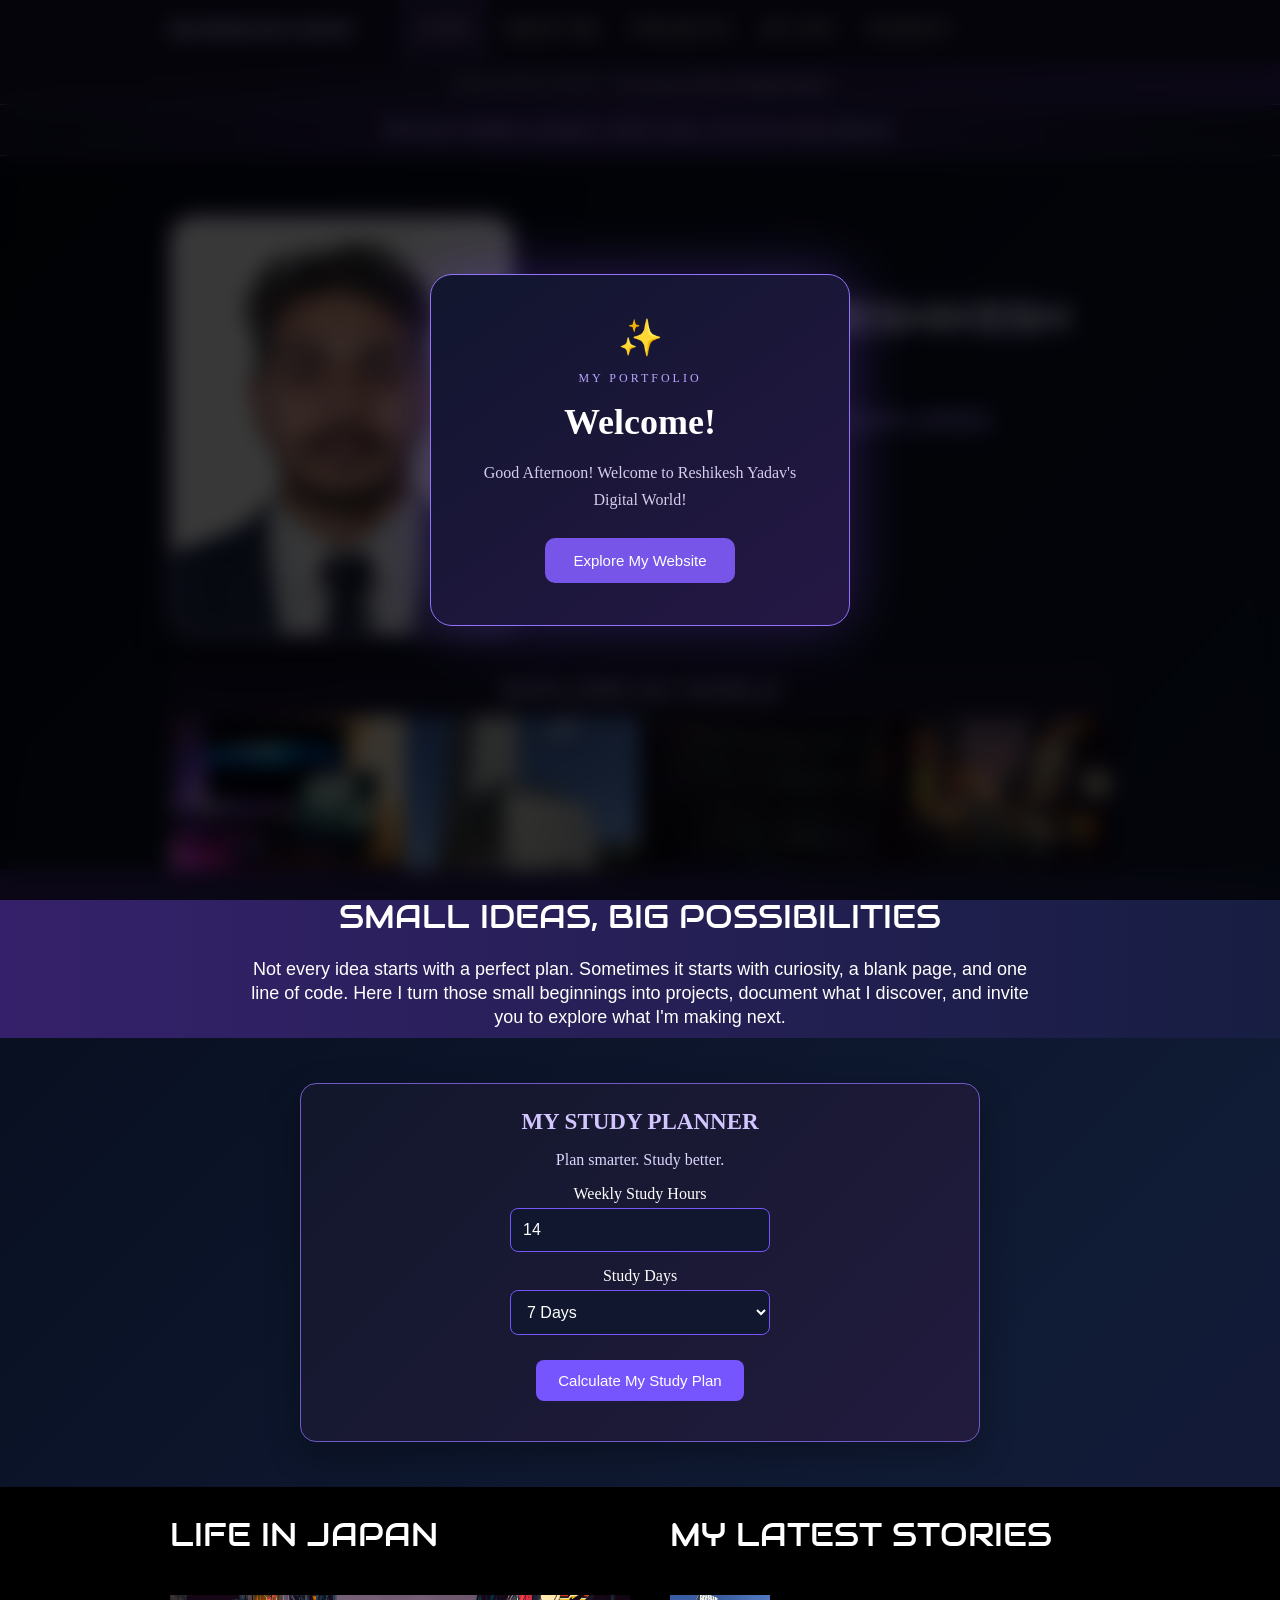
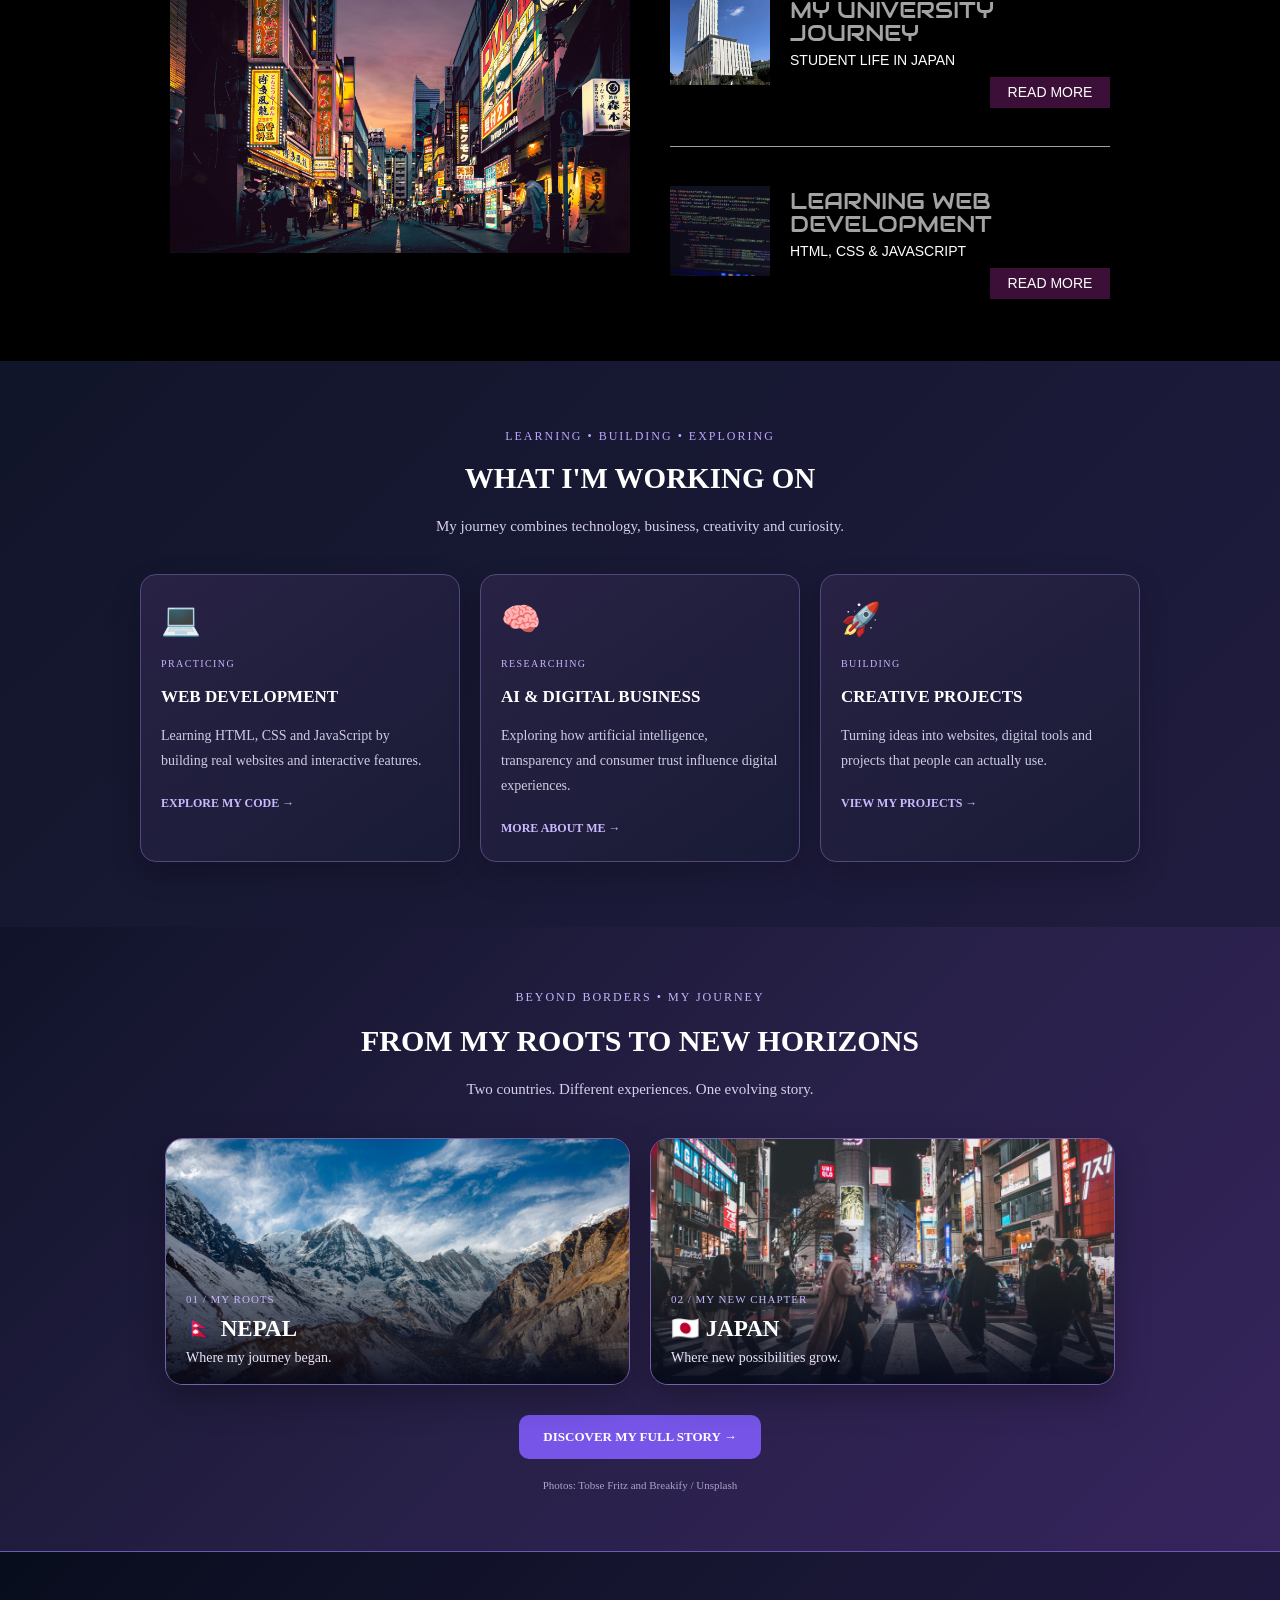
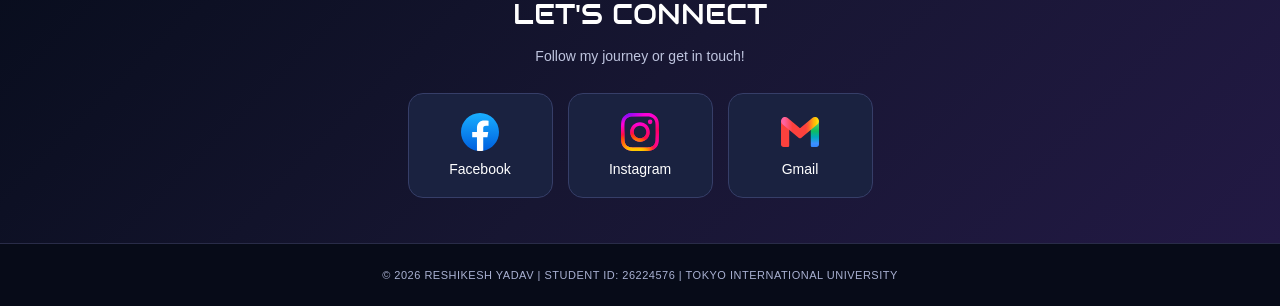
<file: index.html>
<!DOCTYPE html>

<!-- Website template by freewebsitetemplates.com -->
<html>
<head>
<meta charset="utf-8"/>
<meta content="width=device-width, initial-scale=1.0" name="viewport"/>
<title>HOME PAGE | Reshikesh Yadav</title>
<link href="css/style.css" rel="stylesheet" type="text/css"/>
<link href="css/mobile.css" rel="stylesheet" type="text/css"/>
<script src="js/mobile.js" type="text/javascript"></script>
</head>
<body>
<div id="page">
<div id="header">
<div>
<a class="logo" href="index.html">RESHIKESH YADAV</a>
<ul id="navigation">
<li class="selected">
<a href="index.html">Home</a>
</li>
<li>
<a href="about.html">About Me</a>
</li>
<li class="menu">
<a href="projects.html">Projects</a>
<ul class="primary">
<li>
<a href="proj1.html">Portfolio Detail</a>
</li>
</ul>
</li>
<li class="menu">
<a href="blog.html">My Life</a>
<ul class="secondary">
<li>
<a href="singlepost.html">My Story</a>
</li>
</ul>
</li>
<li>
<a href="contact.html">Contact</a>
</li>
</ul>
</div>
</div>
<!-- ORIGINAL TEMPLATE REFERENCE -->
<div class="template-credit">
    Original Website Template:
    <a href="https://freewebsitetemplates.com/preview/space-science/index.html" rel="noopener noreferrer" target="_blank">
        View Space Science Original Design
    </a>
</div>
<!-- JavaScript Welcome Message -->
<div id="welcome-banner">
<p id="welcome-message"></p>
</div>
<div class="home" id="body">
<div class="header">
<div>
<img alt="Reshikesh Yadav" class="satellite" src="images/my-photo.jpg"/>
<h1>HELLO, I'M RESHIKESH YADAV</h1>
<h2>STUDENT. CREATOR. EXPLORER.</h2>
<a class="more" href="about.html">Explore More</a>
<h3>EXPLORE MY WORLD</h3>
<ul>
<li>
<a href="projects.html">
<img alt="My Personal Website" src="images/my-website.jpg"/>
</a>
</li>
<li>
<a href="about.html">
<img alt="Tokyo International University" src="images/my-university.jpg"/>
</a>
</li>
<li>
<a href="projects.html">
<img alt="My Programming Projects" src="images/programming.jpg"/>
</a>
</li>
<li>
<a href="blog.html">
<img alt="My Life in Japan" src="images/japan-life.jpg"/>
</a>
</li>
</ul>
</div>
</div>
<div class="body">
<div>
<h1>SMALL IDEAS, BIG POSSIBILITIES</h1>
<p>Not every idea starts with a perfect plan. Sometimes it starts with curiosity, a blank page, and one line of code. Here I turn those small beginnings into projects, document what I discover, and invite you to explore what I'm making next.</p>
</div>
</div>
<!-- MY INTERACTIVE STUDY PLANNER -->
<section id="study-planner">
<h2>MY STUDY PLANNER</h2>
<p>Plan smarter. Study better.</p>
<label for="study-hours">Weekly Study Hours</label>
<input id="study-hours" min="1" type="number" value="14"/>
<label for="study-days">Study Days</label>
<select id="study-days">
<option value="3">3 Days</option>
<option value="4">4 Days</option>
<option value="5">5 Days</option>
<option value="6">6 Days</option>
<option selected="" value="7">7 Days</option>
</select>
<button id="calculate-plan" type="button">
        Calculate My Study Plan
    </button>
<p aria-live="polite" id="study-result"></p>
</section>
<div class="footer">
<div>
<ul>
<li>
<h1>LIFE IN JAPAN</h1>
<a href="blog.html">
<img alt="My Life in Japan" src="images/japan-life.jpg"/>
</a>
</li>
<li>
<h1>MY LATEST STORIES</h1>
<ul>
<li>
<a href="about.html"><img alt="" src="images/my-university.jpg"/></a>
<h1>MY UNIVERSITY JOURNEY</h1>
<span>STUDENT LIFE IN JAPAN</span>
<a class="more" href="about.html">Read More</a>
</li>
<li>
<a href="proj2.html"><img alt="" src="images/programming.jpg"/></a>
<h1>LEARNING WEB DEVELOPMENT</h1>
<span>HTML, CSS &amp; JAVASCRIPT</span>
<a class="more" href="proj2.html">Read More</a>
</li>
</ul>
</li>
</ul>
</div>
</div>
</div>

<!-- ===== MY SKILLS AND INTERESTS ===== -->

<section id="skills-showcase">

    <div class="skills-heading">

        <span>LEARNING • BUILDING • EXPLORING</span>

        <h2>WHAT I'M WORKING ON</h2>

        <p>
            My journey combines technology,
            business, creativity and curiosity.
        </p>

    </div>

    <div class="skills-grid">

        <!-- WEB DEVELOPMENT -->
        <div class="skill-card">

            <div class="skill-icon">💻</div>

            <span class="skill-label">PRACTICING</span>

            <h3>WEB DEVELOPMENT</h3>

            <p>
                Learning HTML, CSS and JavaScript
                by building real websites and
                interactive features.
            </p>

            <a href="proj2.html">
                EXPLORE MY CODE →
            </a>

        </div>

        <!-- AI AND DIGITAL BUSINESS -->
        <div class="skill-card">

            <div class="skill-icon">🧠</div>

            <span class="skill-label">RESEARCHING</span>

            <h3>AI &amp; DIGITAL BUSINESS</h3>

            <p>
                Exploring how artificial intelligence,
                transparency and consumer trust
                influence digital experiences.
            </p>

            <a href="about.html">
                MORE ABOUT ME →
            </a>

        </div>

        <!-- DIGITAL CREATIVITY -->
        <div class="skill-card">

            <div class="skill-icon">🚀</div>

            <span class="skill-label">BUILDING</span>

            <h3>CREATIVE PROJECTS</h3>

            <p>
                Turning ideas into websites,
                digital tools and projects that
                people can actually use.
            </p>

            <a href="projects.html">
                VIEW MY PROJECTS →
            </a>

        </div>

    </div>

</section>

<!-- ===== MY HOMEPAGE PHOTO JOURNEY ===== -->

<section id="journey-feature">

    <div class="journey-intro">
        <span>BEYOND BORDERS • MY JOURNEY</span>

        <h2>FROM MY ROOTS TO NEW HORIZONS</h2>

        <p>
            Two countries. Different experiences.
            One evolving story.
        </p>
    </div>

    <div class="journey-photos">

        <!-- NEPAL -->

        <a href="singlepost.html" class="journey-photo">
            <img src="images/nepal-himalayas.jpg"
                 alt="Beautiful Himalayan mountains in Nepal"
                 loading="lazy">

            <div class="journey-photo-text">
                <span>01 / MY ROOTS</span>
                <h3>🇳🇵 NEPAL</h3>
                <p>Where my journey began.</p>
            </div>
        </a>

        <!-- JAPAN -->

        <a href="singlepost.html" class="journey-photo">
            <img src="images/tokyo-night.jpg"
                 alt="Tokyo city streets at night"
                 loading="lazy">

            <div class="journey-photo-text">
                <span>02 / MY NEW CHAPTER</span>
                <h3>🇯🇵 JAPAN</h3>
                <p>Where new possibilities grow.</p>
            </div>
        </a>

    </div>

    <a href="singlepost.html" class="journey-button">
        DISCOVER MY FULL STORY →
    </a>

    <p class="journey-credits">
        Photos: Tobse Fritz and Breakify / Unsplash
    </p>

</section>
<div id="footer">
<div class="connect">
<div class="personal-connect">
<h1>LET'S CONNECT</h1>
<p>
            Follow my journey or get in touch!
        </p>
<div class="personal-socials">
<!-- Facebook -->
<a class="social-link" href="https://www.facebook.com/share/1ER2cJLfgz/" rel="noopener noreferrer" target="_blank">
<img alt="Facebook logo" src="images/facebook.svg"/>
<span>Facebook</span>
</a>
<!-- Instagram -->
<a class="social-link" href="https://www.instagram.com/reshik_ydv?hvrq=ZGRvaW5tNHJkMTFk" rel="noopener noreferrer" target="_blank">
<img alt="Instagram logo" src="images/instagram.svg"/>
<span>Instagram</span>
</a>
<!-- Gmail -->
<a class="social-link" href="mailto:reshikeshyadav55@gmail.com">
<img alt="Gmail logo" src="images/gmail.svg"/>
<span>Gmail</span>
</a>
</div>
</div>
</div>
<div class="footnote">
<div>
<p>© 2026 RESHIKESH YADAV | STUDENT ID: 26224576 | TOKYO INTERNATIONAL UNIVERSITY</p>
</div>
</div>
</div>
</div>
<!-- Custom Welcome Popup -->
<div class="welcome-overlay" hidden="" id="welcome-popup">
<div class="welcome-card">
<span class="welcome-icon">✨</span>
<p class="welcome-label"> MY PORTFOLIO</p>
<h2>Welcome!</h2>
<p id="popup-greeting"></p>
<button id="close-popup" type="button">
            Explore My Website
        </button>
</div>
</div>
<script>
    // Welcome popup on every homepage refresh
    window.addEventListener("load", function() {

        let hour = new Date().getHours();
        let greeting;

        if (hour < 12) {
            greeting = "Good Morning";
        } else if (hour < 18) {
            greeting = "Good Afternoon";
        } else {
            greeting = "Good Evening";
        }

        let message = greeting +
            "! Welcome to Reshikesh Yadav's Digital World!";

        // Display greeting inside popup
        document.getElementById("popup-greeting")
            .textContent = message;

        // Also update the homepage welcome banner
        document.getElementById("welcome-message")
            .textContent = "Welcome! Explore a project, read a story, or try my study planner.";

        // Show popup
        let popup = document.getElementById("welcome-popup");
        popup.hidden = false;

        // Close popup when button is clicked
        document.getElementById("close-popup")
            .addEventListener("click", function() {
                popup.hidden = true;
            });

    });
</script>
<script>
    // My original JavaScript function
    function calculateStudyPlan() {

        let hoursInput =
            document.getElementById("study-hours").value;

        let hours = Number(hoursInput);

        let days = Number(
            document.getElementById("study-days").value
        );

        let result =
            document.getElementById("study-result");

        // Check invalid input
        if (hoursInput.trim() === "" ||
            !Number.isFinite(hours) ||
            hours <= 0 ||
            hours > days * 24) {

            result.textContent =
                "Please enter valid study hours!";
            return;
        }

        // Calculate daily study time
        let totalMinutes = Math.round(hours * 60 / days);

        let dailyHours = Math.floor(totalMinutes / 60);
        let dailyMinutes = totalMinutes % 60;

        // Display the result
        result.textContent =
            "Study " + dailyHours +
            " hours and " + dailyMinutes +
            " minutes per day!";
    }

    document.getElementById("calculate-plan")
        .addEventListener("click", calculateStudyPlan);
</script>
</body>
</html>
</file>
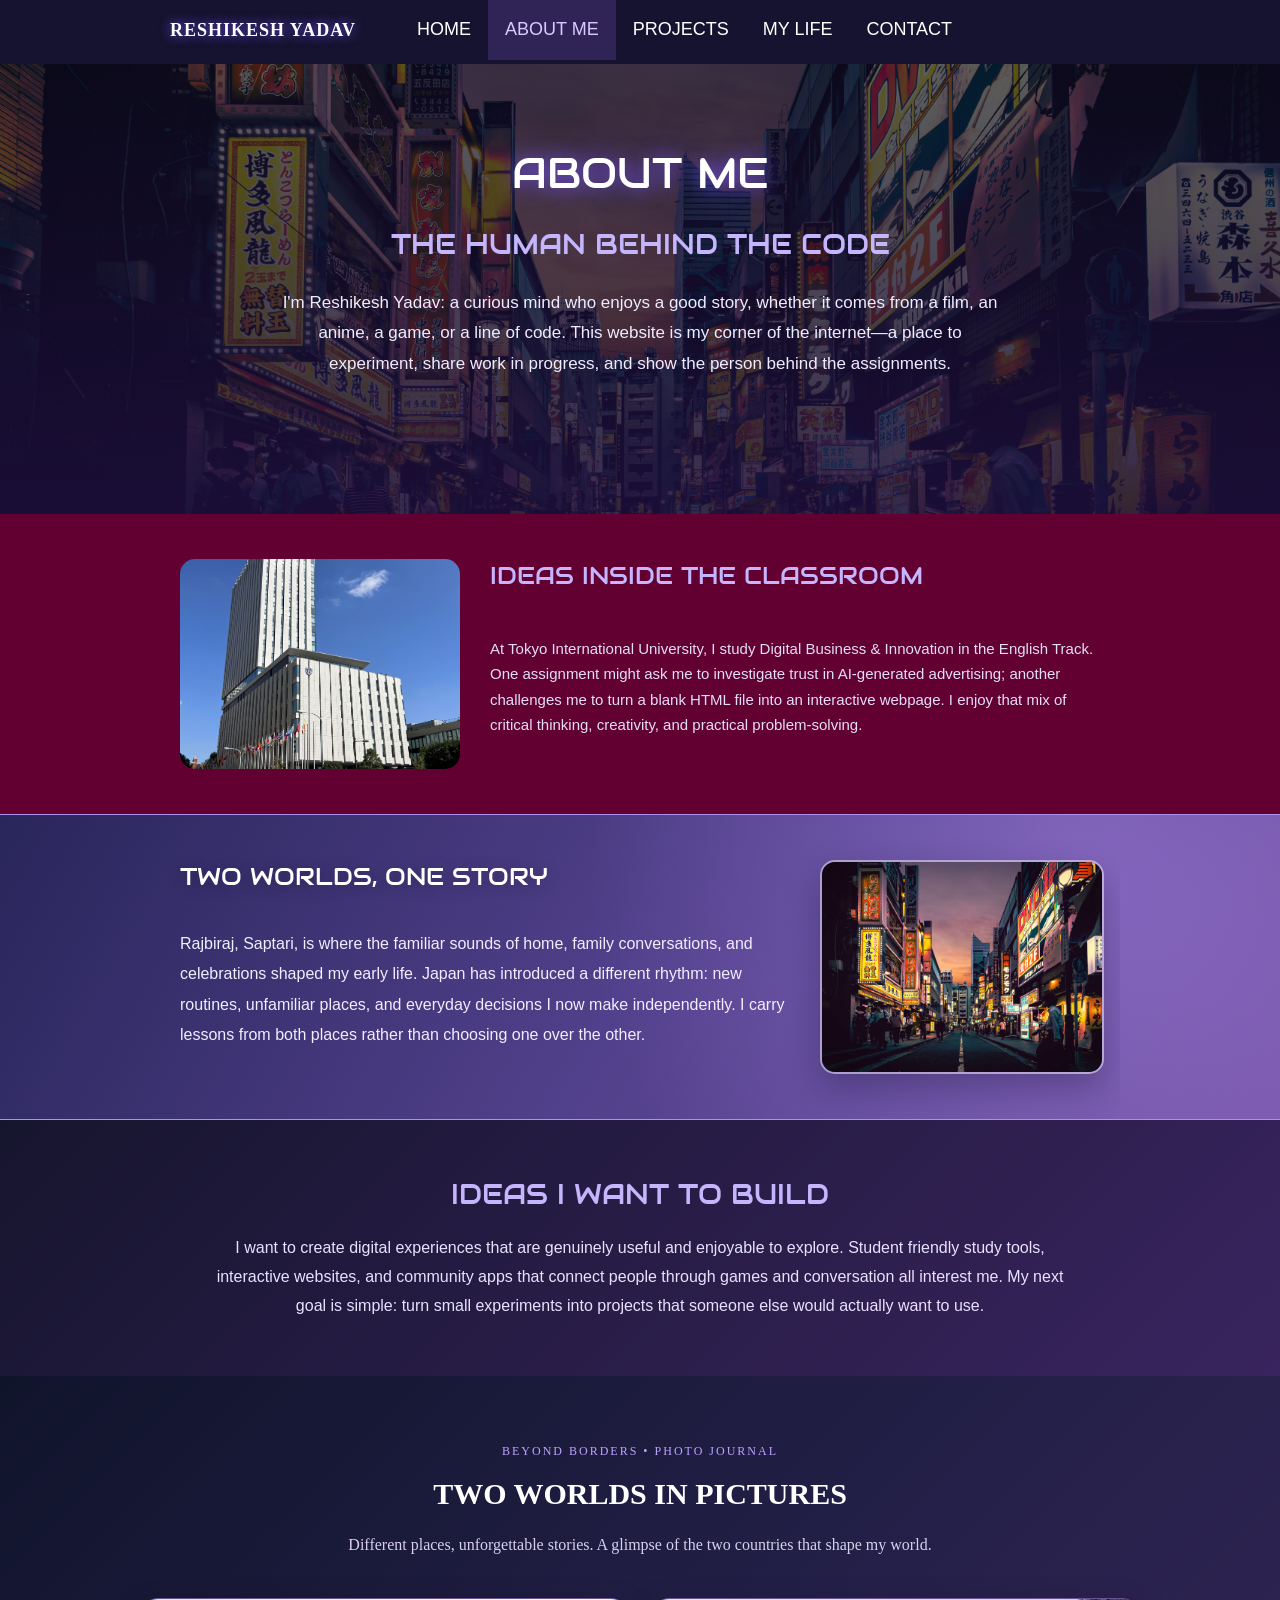
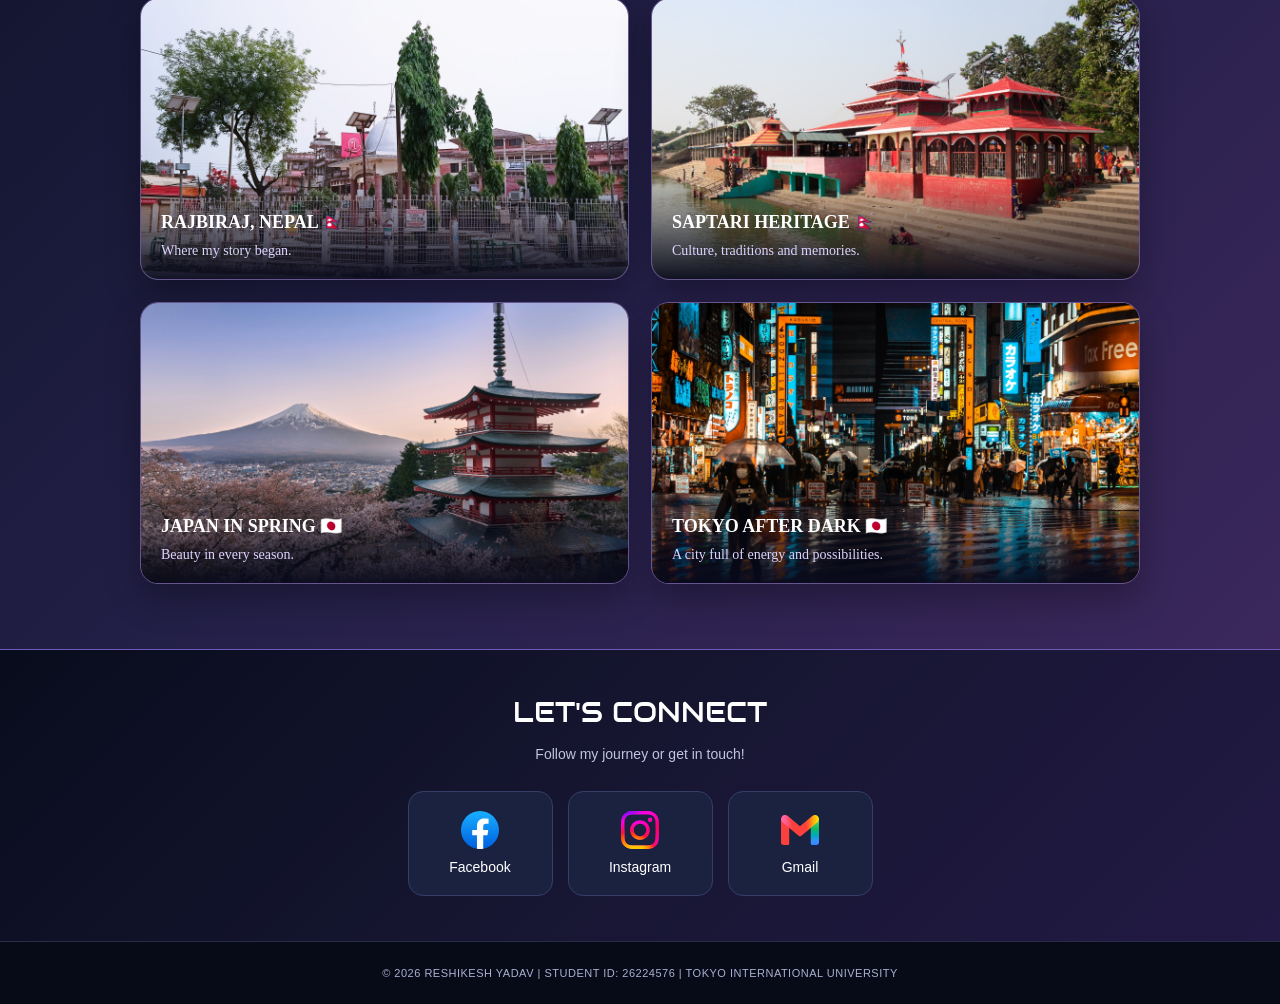
<file: about.html>
<!DOCTYPE html>

<!-- Website template by freewebsitetemplates.com -->
<html>
<head>
<meta charset="utf-8"/>
<meta content="width=device-width, initial-scale=1.0" name="viewport"/>
<title>About Me | Reshikesh Yadav</title>
<link href="css/style.css" rel="stylesheet" type="text/css"/>
<link href="css/mobile.css" rel="stylesheet" type="text/css"/>
<script src="js/mobile.js" type="text/javascript"></script>
</head>
<body>
<div id="page">
<div id="header">
<div>
<a class="logo" href="index.html">RESHIKESH YADAV</a>
<ul id="navigation">
<li>
<a href="index.html">Home</a>
</li>
<li class="selected">
<a href="about.html">About Me</a>
</li>
<li class="menu">
<a href="projects.html">Projects</a>
<ul class="primary">
<li>
<a href="proj1.html">Portfolio Detail</a>
</li>
</ul>
</li>
<li class="menu">
<a href="blog.html">My Life</a> <ul class="secondary">
<li>
<a href="singlepost.html">My Story</a>
</li>
</ul>
</li>
<li>
<a href="contact.html">Contact</a>
</li>
</ul>
</div>
</div>
<div class="about" id="body">
<div class="header">
<div>
<h1>ABOUT ME</h1>
<h2>THE HUMAN BEHIND THE CODE</h2>
<p>I'm Reshikesh Yadav: a curious mind who enjoys a good story, whether it comes from a film, an anime, a game, or a line of code. This website is my corner of the internet—a place to experiment, share work in progress, and show the person behind the assignments.</p>
</div>
</div>
<!-- MY UNIVERSITY LIFE -->
<div class="body">
<div>
<img alt="Tokyo International University" src="images/my-university.jpg"/>
<h2>IDEAS INSIDE THE CLASSROOM</h2>
<p>At Tokyo International University, I study Digital Business &amp; Innovation in the English Track. One assignment might ask me to investigate trust in AI-generated advertising; another challenges me to turn a blank HTML file into an interactive webpage. I enjoy that mix of critical thinking, creativity, and practical problem-solving.</p>
</div>
</div>
<!-- MY ROOTS AND JOURNEY -->
<div class="footer">
<div>
<img alt="My Life in Japan" src="images/japan-life.jpg"/>
<h2>TWO WORLDS, ONE STORY</h2>
<p>Rajbiraj, Saptari, is where the familiar sounds of home, family conversations, and celebrations shaped my early life. Japan has introduced a different rhythm: new routines, unfamiliar places, and everyday decisions I now make independently. I carry lessons from both places rather than choosing one over the other.</p>
</div>
</div>
<!-- MY GOALS AND AMBITIONS -->
<div class="section">
<div>
<h2>IDEAS I WANT TO BUILD</h2>
<p>I want to create digital experiences that are genuinely useful and enjoyable to explore. Student friendly study tools, interactive websites, and community apps that connect people through games and conversation all interest me. My next goal is simple: turn small experiments into projects that someone else would actually want to use.</p>
</div>
</div>

<!-- ===== NEPAL AND JAPAN PHOTO GALLERY ===== -->

<section class="world-gallery">

    <div class="gallery-heading">

        <span>BEYOND BORDERS • PHOTO JOURNAL</span>

        <h2>TWO WORLDS IN PICTURES</h2>

        <p>
            Different places, unforgettable stories.
            A glimpse of the two countries
            that shape my world.
        </p>

    </div>

    <div class="gallery-grid">

        <!-- RAJBIRAJ, NEPAL -->
        <div class="gallery-card">

            <img src="images/rajbiraj-chowk.jpg"
                 alt="Tribhuvan Chowk, Rajbiraj, Nepal"
                 loading="lazy">

            <div class="gallery-caption">
                <h3>RAJBIRAJ, NEPAL 🇳🇵</h3>
                <p>Where my story began.</p>
            </div>

        </div>

        <!-- SAPTARI HERITAGE -->
        <div class="gallery-card">

            <img src="images/saptari-temple.jpg"
                 alt="Chhinnamasta Temple, Saptari"
                 loading="lazy">

            <div class="gallery-caption">
                <h3>SAPTARI HERITAGE 🇳🇵</h3>
                <p>Culture, traditions and memories.</p>
            </div>

        </div>

        <!-- JAPAN SAKURA -->
        <div class="gallery-card">

            <img src="images/japan-sakura.jpg"
                 alt="Mount Fuji, pagoda and cherry blossoms"
                 loading="lazy">

            <div class="gallery-caption">
                <h3>JAPAN IN SPRING 🇯🇵</h3>
                <p>Beauty in every season.</p>
            </div>

        </div>

        <!-- TOKYO NIGHT -->
        <div class="gallery-card">

            <img src="images/tokyo-neon.jpg"
                 alt="Neon-lit Tokyo streets at night"
                 loading="lazy">

            <div class="gallery-caption">
                <h3>TOKYO AFTER DARK 🇯🇵</h3>
                <p>A city full of energy and possibilities.</p>
            </div>

        </div>

    </div>

</section>
</div>
<div id="footer">
<!-- MY PERSONAL SOCIAL MEDIA FOOTER -->
<div class="connect">
<div class="personal-connect">
<h1>LET'S CONNECT</h1>
<p>
            Follow my journey or get in touch!
        </p>
<div class="personal-socials">
<!-- Facebook -->
<a class="social-link" href="https://www.facebook.com/share/1ER2cJLfgz/" rel="noopener noreferrer" target="_blank">
<img alt="Facebook Logo" src="images/facebook.svg"/>
<span>Facebook</span>
</a>
<!-- Instagram -->
<a class="social-link" href="https://www.instagram.com/reshik_ydv?hvrq=ZGRvaW5tNHJkMTFk" rel="noopener noreferrer" target="_blank">
<img alt="Instagram Logo" src="images/instagram.svg"/>
<span>Instagram</span>
</a>
<!-- Gmail -->
<a class="social-link" href="mailto:reshikeshyadav55@gmail.com">
<img alt="Gmail Logo" src="images/gmail.svg"/>
<span>Gmail</span>
</a>
</div>
</div>
</div>
<div class="footnote">
<div>
<p>© 2026 RESHIKESH YADAV | STUDENT ID: 26224576 | TOKYO INTERNATIONAL UNIVERSITY</p>
</div>
</div>
</div>
</div>
</body>
</html>
</file>
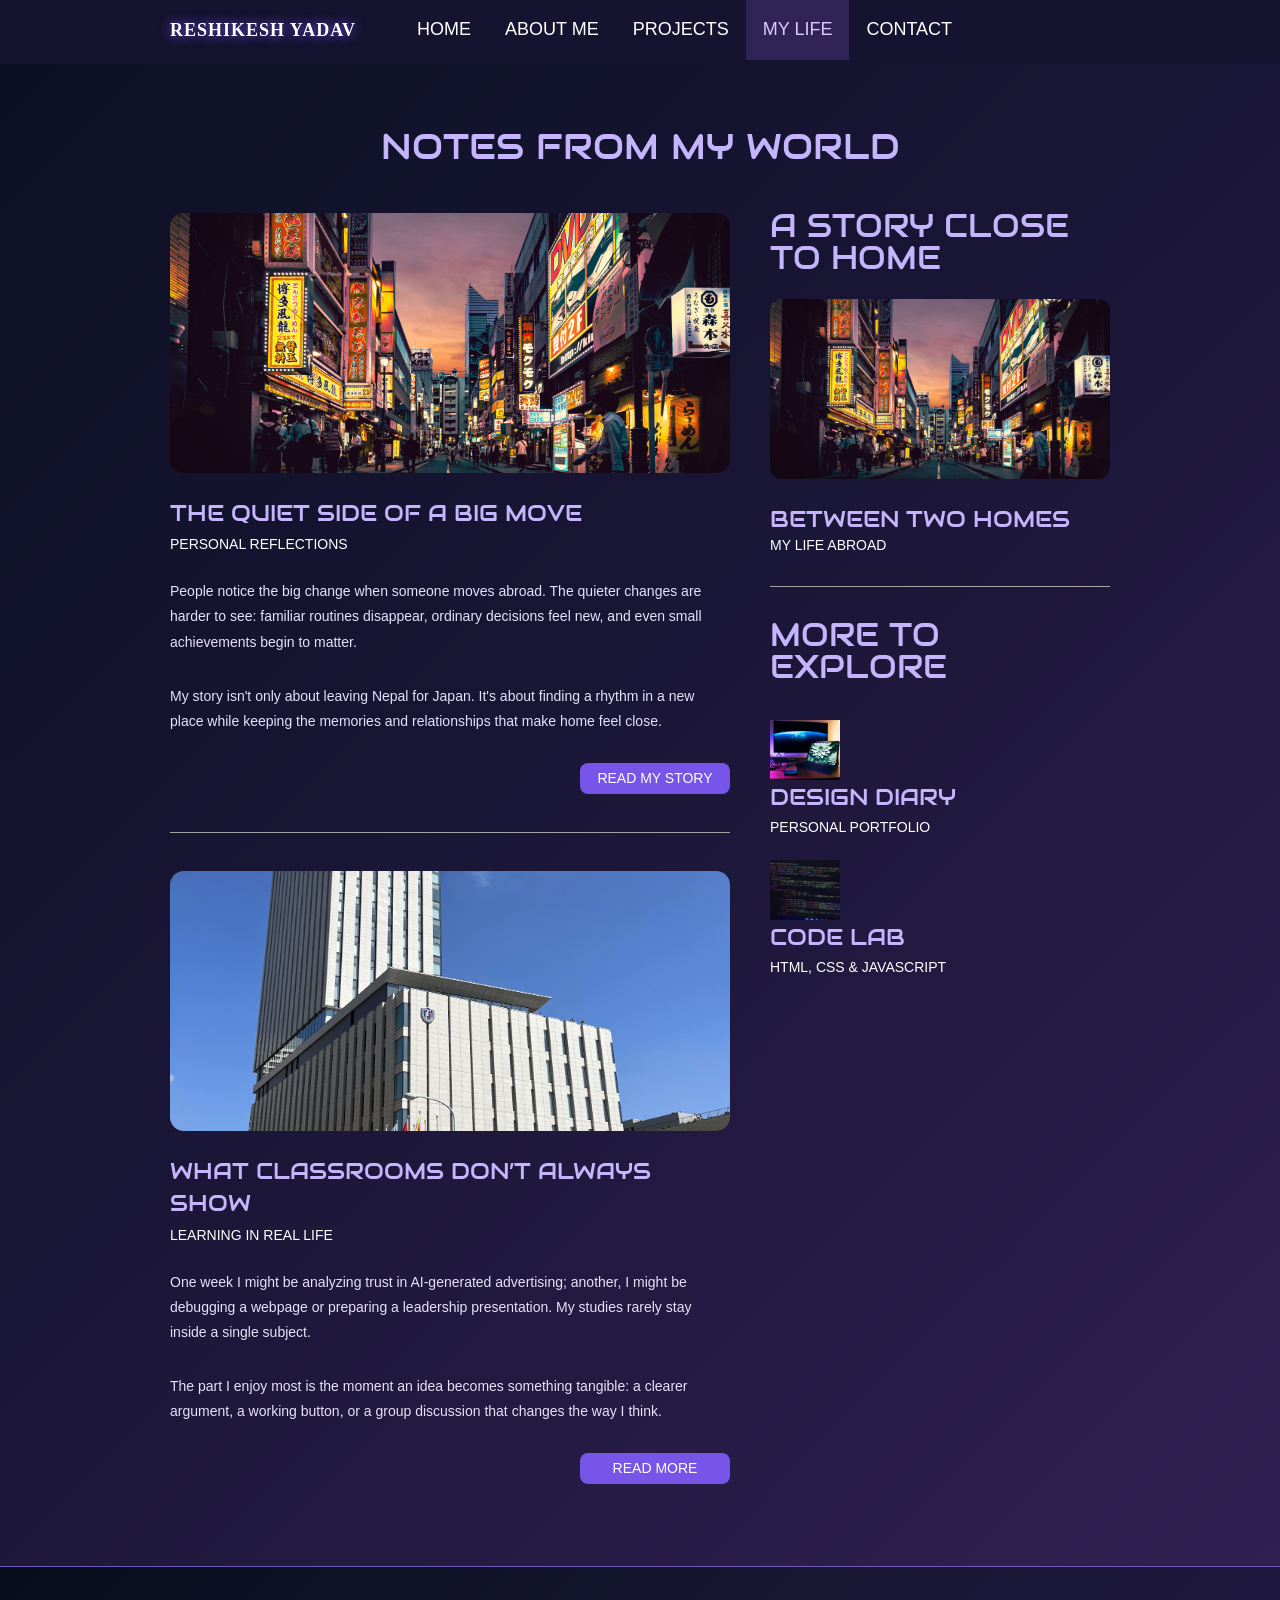
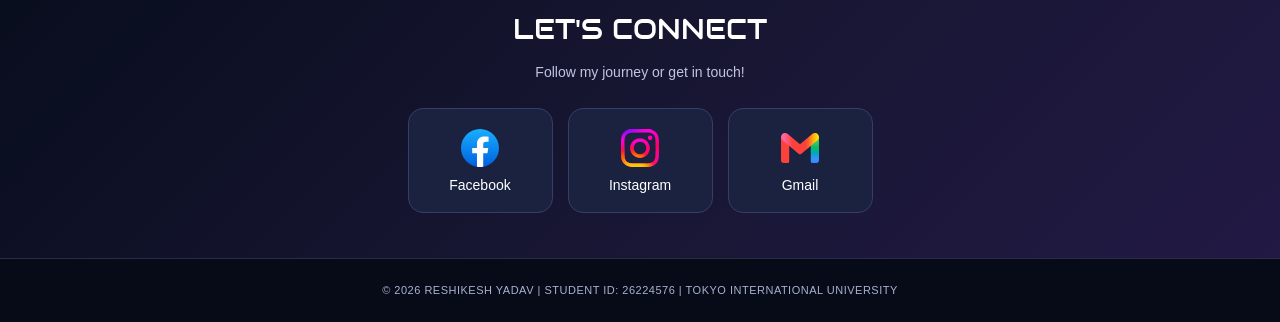
<file: blog.html>
<!DOCTYPE html>

<!-- Website template by freewebsitetemplates.com -->
<html lang="en">
<head>
<meta charset="utf-8"/>
<meta content="width=device-width, initial-scale=1.0" name="viewport"/>
<title>My Life | Reshikesh Yadav</title>
<link href="css/style.css" rel="stylesheet" type="text/css"/>
<link href="css/mobile.css" rel="stylesheet" type="text/css"/>
<script src="js/mobile.js" type="text/javascript"></script>
</head>
<body>
<div id="page">
<!-- ===== HEADER AND NAVIGATION ===== -->
<div id="header">
<div>
<a class="logo" href="index.html">
                RESHIKESH YADAV
            </a>
<ul id="navigation">
<li>
<a href="index.html">Home</a>
</li>
<li>
<a href="about.html">About Me</a>
</li>
<li class="menu">
<a href="projects.html">Projects</a>
<ul class="primary">
<li>
<a href="proj1.html">Portfolio Detail</a>
</li>
</ul>
</li>
<li class="menu selected">
<a href="blog.html">My Life</a>
<ul class="secondary">
<li>
<a href="singlepost.html">
                                My Story
                            </a>
</li>
</ul>
</li>
<li>
<a href="contact.html">Contact</a>
</li>
</ul>
</div>
</div>
<!-- ===== MY LIFE PAGE ===== -->
<div class="life-page" id="body">
<div class="header">
<div>
<h1>NOTES FROM MY WORLD</h1>
<!-- ===== MAIN STORIES ===== -->
<div class="article">
<ul>
<!-- STORY 1 -->
<li>
<a href="singlepost.html">
<img alt="My Life in Japan" src="images/japan-life.jpg"/>
</a>
<h1>THE QUIET SIDE OF A BIG MOVE</h1>
<span>PERSONAL REFLECTIONS</span>
<p>People notice the big change when someone moves abroad. The quieter changes are harder to see: familiar routines disappear, ordinary decisions feel new, and even small achievements begin to matter.</p>
<p>My story isn't only about leaving Nepal for Japan. It's about finding a rhythm in a new place while keeping the memories and relationships that make home feel close.</p>
<a class="more" href="singlepost.html">
                                READ MY STORY
                            </a>
</li>
<!-- STORY 2 -->
<li>
<a href="about.html">
<img alt="Tokyo International University" src="images/my-university.jpg"/>
</a>
<h1>WHAT CLASSROOMS DON’T ALWAYS SHOW</h1>
<span>LEARNING IN REAL LIFE</span>
<p>One week I might be analyzing trust in AI-generated advertising; another, I might be debugging a webpage or preparing a leadership presentation. My studies rarely stay inside a single subject.</p>
<p>The part I enjoy most is the moment an idea becomes something tangible: a clearer argument, a working button, or a group discussion that changes the way I think.</p>
<a class="more" href="about.html">
                                READ MORE
                            </a>
</li>
</ul>
</div>
<!-- ===== SIDEBAR ===== -->
<div class="sidebar">
<ul>
<!-- FEATURED STORY -->
<li>
<h1>A STORY CLOSE TO HOME</h1>
<a href="singlepost.html">
<img alt="My Journey from Nepal to Japan" src="images/japan-life.jpg"/>
</a>
<h2>BETWEEN TWO HOMES</h2>
<span>MY LIFE ABROAD</span>
</li>
<!-- OTHER STORIES -->
<li>
<h1>MORE TO EXPLORE</h1>
<ul>
<!-- MY WEBSITE -->
<li>
<a href="proj1.html">
<img alt="My Portfolio Website" src="images/my-website.jpg"/>
</a>
<h2>DESIGN DIARY</h2>
<span>
                                        PERSONAL PORTFOLIO
                                    </span>
</li>
<!-- CODING JOURNEY -->
<li>
<a href="proj2.html">
<img alt="My Programming Journey" src="images/programming.jpg"/>
</a>
<h2>CODE LAB</h2>
<span>
                                        HTML, CSS &amp; JAVASCRIPT
                                    </span>
</li>
</ul>
</li>
</ul>
</div>
</div>
</div>
</div>
<!-- ===== SOCIAL MEDIA FOOTER ===== -->
<div id="footer">
<div class="connect">
<div class="personal-connect">
<h1>LET'S CONNECT</h1>
<p>
                    Follow my journey or get in touch!
                </p>
<div class="personal-socials">
<!-- FACEBOOK -->
<a class="social-link" href="https://www.facebook.com/share/1ER2cJLfgz/" rel="noopener noreferrer" target="_blank">
<img alt="Facebook Logo" src="images/facebook.svg"/>
<span>Facebook</span>
</a>
<!-- INSTAGRAM -->
<a class="social-link" href="https://www.instagram.com/reshik_ydv?hvrq=ZGRvaW5tNHJkMTFk" rel="noopener noreferrer" target="_blank">
<img alt="Instagram Logo" src="images/instagram.svg"/>
<span>Instagram</span>
</a>
<!-- GMAIL -->
<a class="social-link" href="mailto:reshikeshyadav55@gmail.com">
<img alt="Gmail Logo" src="images/gmail.svg"/>
<span>Gmail</span>
</a>
</div>
</div>
</div>
<!-- ===== COPYRIGHT FOOTER ===== -->
<div class="footnote">
<div>
<p>
                    © 2026 RESHIKESH YADAV |
                    STUDENT ID: 26224576 |
                    TOKYO INTERNATIONAL UNIVERSITY
                </p>
</div>
</div>
</div>
</div>
</body>
</html>
</file>
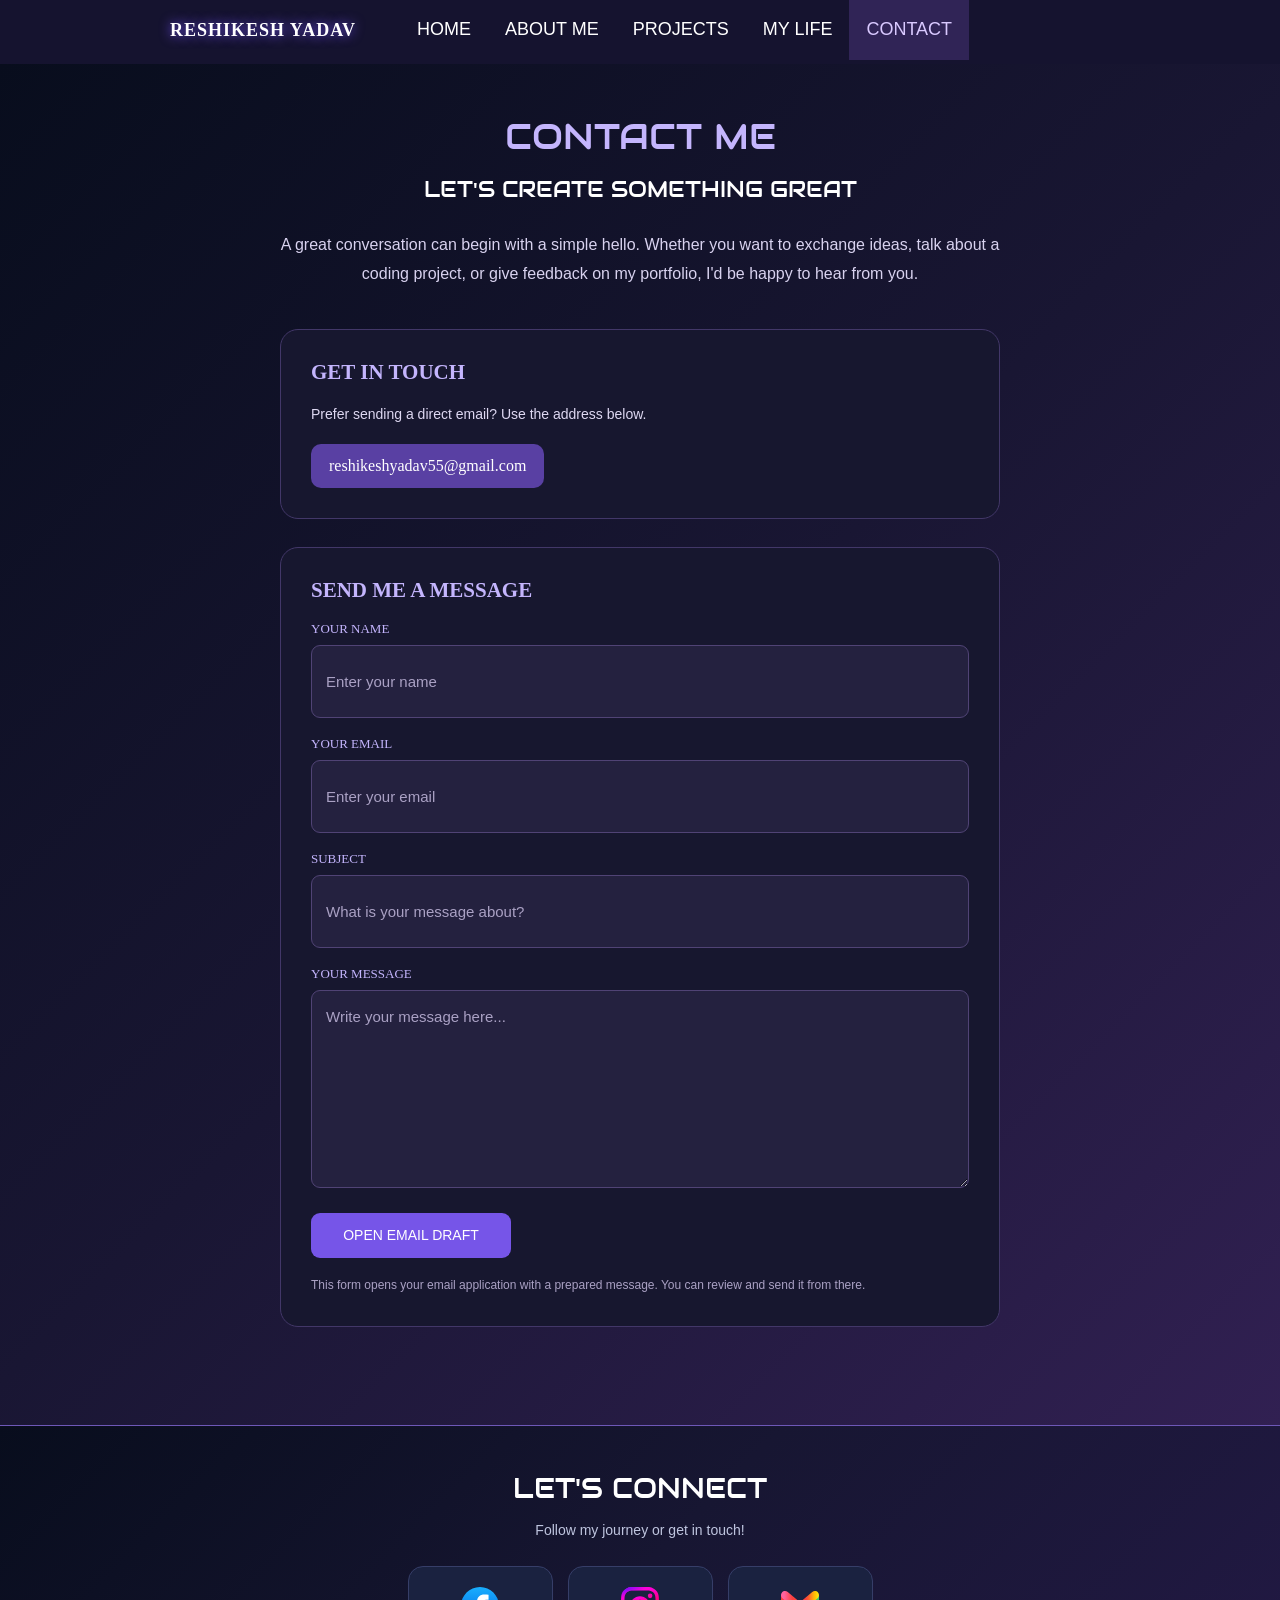
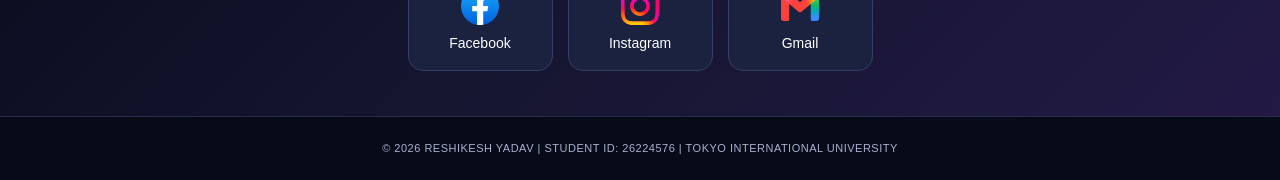
<file: contact.html>
<!DOCTYPE html>

<!-- Website template by freewebsitetemplates.com -->
<html lang="en">
<head>
<meta charset="utf-8"/>
<meta content="width=device-width, initial-scale=1.0" name="viewport"/>
<title>Contact Me | Reshikesh Yadav</title>
<link href="css/style.css" rel="stylesheet" type="text/css"/>
<link href="css/mobile.css" rel="stylesheet" type="text/css"/>
<script src="js/mobile.js" type="text/javascript"></script>
</head>
<body>
<div id="page">
<!-- ===== HEADER ===== -->
<div id="header">
<div>
<a class="logo" href="index.html">
                RESHIKESH YADAV
            </a>
<ul id="navigation">
<li>
<a href="index.html">Home</a>
</li>
<li>
<a href="about.html">About Me</a>
</li>
<li class="menu">
<a href="projects.html">Projects</a>
<ul class="primary">
<li>
<a href="proj1.html">Portfolio Detail</a>
</li>
</ul>
</li>
<li class="menu">
<a href="blog.html">My Life</a>
<ul class="secondary">
<li>
<a href="singlepost.html">
                                My Story
                            </a>
</li>
</ul>
</li>
<li class="selected">
<a href="contact.html">Contact</a>
</li>
</ul>
</div>
</div>
<!-- ===== CONTACT ME PAGE ===== -->
<div class="contact-page" id="body">
<div class="header">
<div class="contact">
<h1>CONTACT ME</h1>
<h2>LET'S CREATE SOMETHING GREAT</h2>
<p class="contact-intro">A great conversation can begin with a simple hello. Whether you want to exchange ideas, talk about a coding project, or give feedback on my portfolio, I'd be happy to hear from you.</p>
<!-- ===== DIRECT EMAIL ===== -->
<div class="contact-email-box">
<h3>GET IN TOUCH</h3>
<p>Prefer sending a direct email? Use the address below.</p>
<a class="direct-email" href="mailto:reshikeshyadav55@gmail.com">
                        reshikeshyadav55@gmail.com
                    </a>
</div>
<!-- ===== CONTACT FORM ===== -->
<div class="contact-form-box">
<h3>SEND ME A MESSAGE</h3>
<form id="contact-form">
<label for="visitor-name">
                            YOUR NAME
                        </label>
<input id="visitor-name" name="name" placeholder="Enter your name" required="" type="text"/>
<label for="visitor-email">
                            YOUR EMAIL
                        </label>
<input id="visitor-email" name="email" placeholder="Enter your email" required="" type="email"/>
<label for="visitor-subject">
                            SUBJECT
                        </label>
<input id="visitor-subject" name="subject" placeholder="What is your message about?" required="" type="text"/>
<label for="visitor-message">
                            YOUR MESSAGE
                        </label>
<textarea id="visitor-message" name="message" placeholder="Write your message here..." required="" rows="7"></textarea>
<input id="submit" type="submit" value="OPEN EMAIL DRAFT"/>
</form>
<p class="form-note">
                        This form opens your email
                        application with a prepared
                        message. You can review and
                        send it from there.
                    </p>
</div>
</div>
</div>
</div>
<!-- ===== SOCIAL FOOTER ===== -->
<div id="footer">
<div class="connect">
<div class="personal-connect">
<h1>LET'S CONNECT</h1>
<p>
                    Follow my journey or get in touch!
                </p>
<div class="personal-socials">
<!-- FACEBOOK -->
<a class="social-link" href="https://www.facebook.com/share/1ER2cJLfgz/" rel="noopener noreferrer" target="_blank">
<img alt="Facebook Logo" src="images/facebook.svg"/>
<span>Facebook</span>
</a>
<!-- INSTAGRAM -->
<a class="social-link" href="https://www.instagram.com/reshik_ydv?hvrq=ZGRvaW5tNHJkMTFk" rel="noopener noreferrer" target="_blank">
<img alt="Instagram Logo" src="images/instagram.svg"/>
<span>Instagram</span>
</a>
<!-- GMAIL -->
<a class="social-link" href="mailto:reshikeshyadav55@gmail.com">
<img alt="Gmail Logo" src="images/gmail.svg"/>
<span>Gmail</span>
</a>
</div>
</div>
</div>
<!-- ===== COPYRIGHT ===== -->
<div class="footnote">
<div>
<p>
                    © 2026 RESHIKESH YADAV |
                    STUDENT ID: 26224576 |
                    TOKYO INTERNATIONAL UNIVERSITY
                </p>
</div>
</div>
</div>
</div>
<!-- ===== CONTACT FORM JAVASCRIPT ===== -->
<script>
    document.getElementById("contact-form")
        .addEventListener("submit", function(event) {

            event.preventDefault();

            let name = document.getElementById(
                "visitor-name"
            ).value.trim();

            let email = document.getElementById(
                "visitor-email"
            ).value.trim();

            let subject = document.getElementById(
                "visitor-subject"
            ).value.trim();

            let message = document.getElementById(
                "visitor-message"
            ).value.trim();

            let emailBody =
                "Name: " + name + "\n" +
                "Email: " + email + "\n\n" +
                "Message:\n" + message;

            let emailLink =
                "mailto:reshikeshyadav55@gmail.com" +
                "?subject=" + encodeURIComponent(subject) +
                "&body=" + encodeURIComponent(emailBody);

            window.location.href = emailLink;

        });
</script>
</body>
</html>
</file>
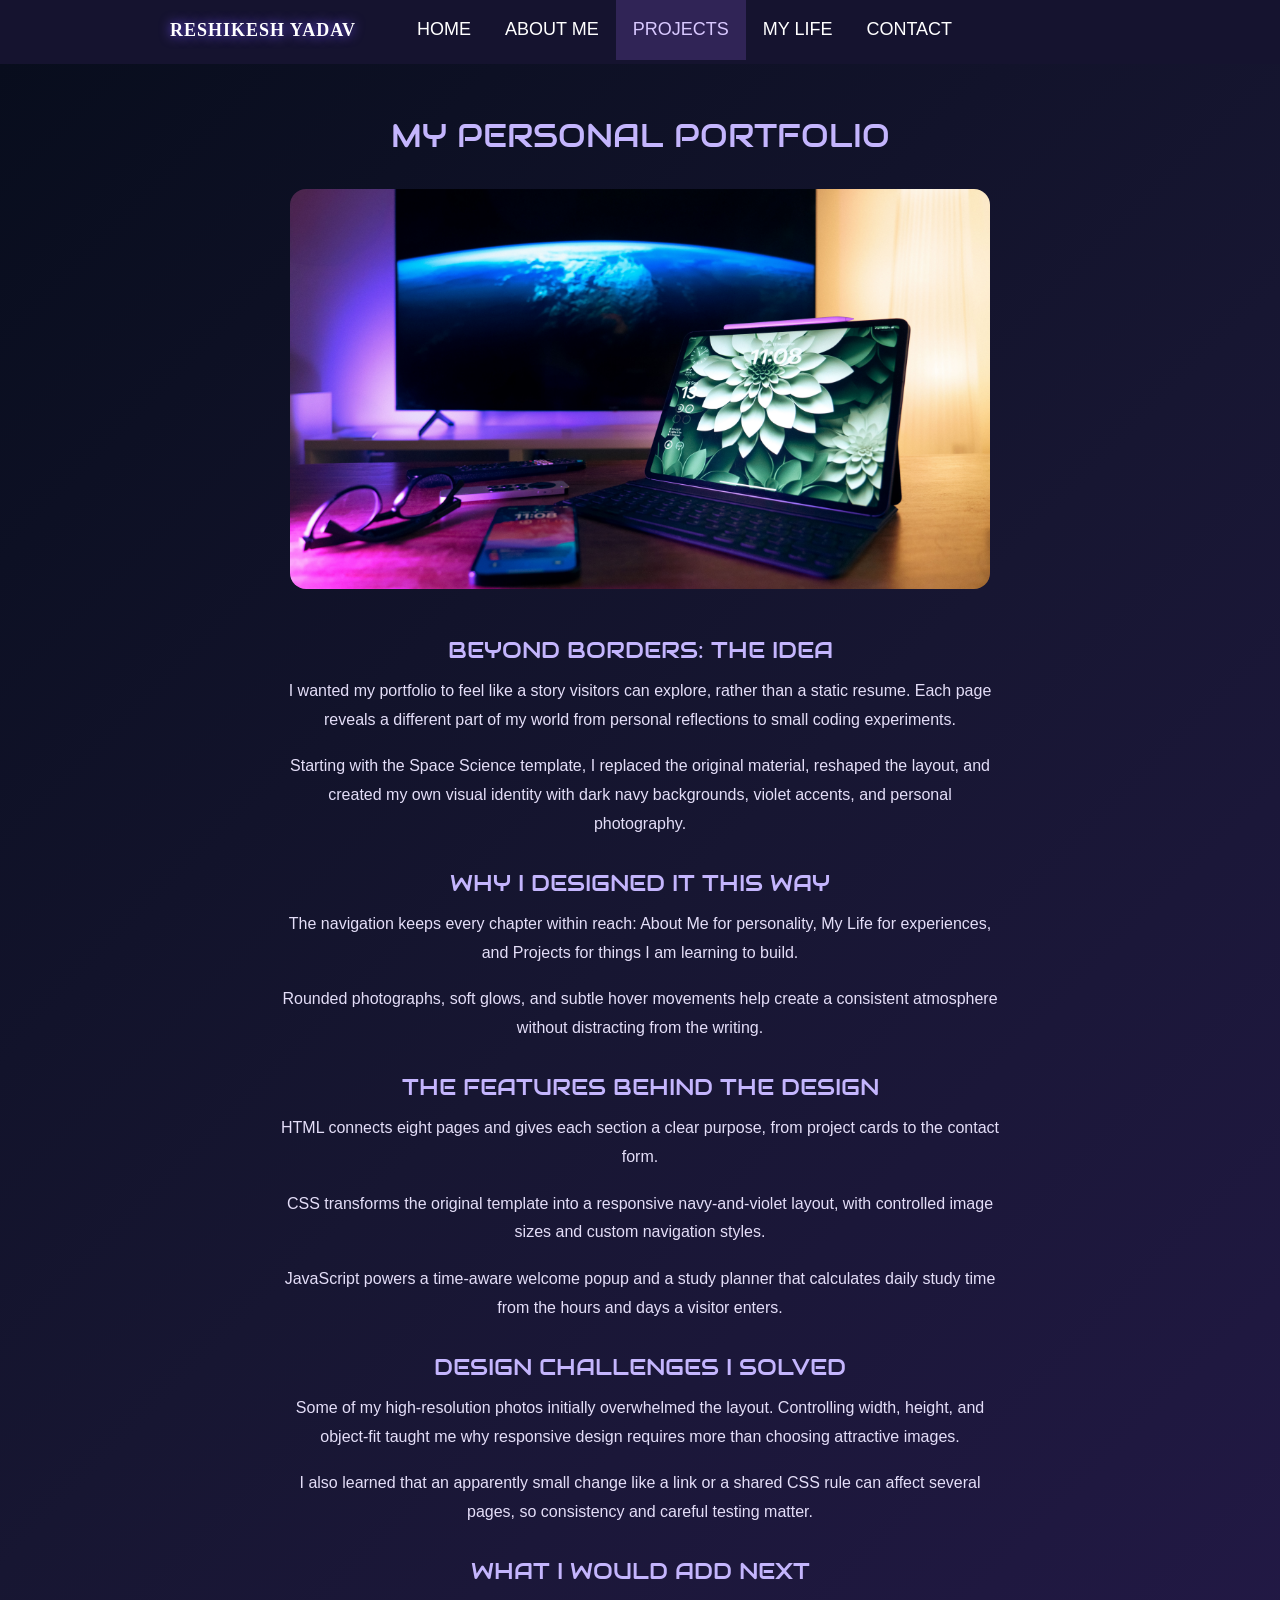
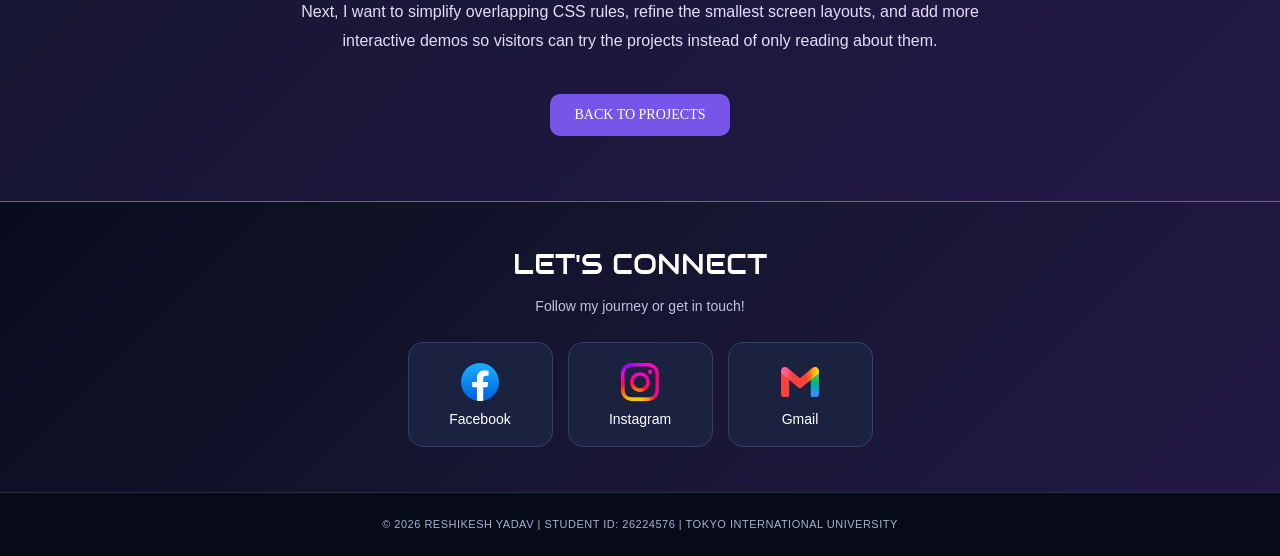
<file: proj1.html>
<!DOCTYPE html>

<!-- Website template by freewebsitetemplates.com -->
<html lang="en">
<head>
<meta charset="utf-8"/>
<meta content="width=device-width, initial-scale=1.0" name="viewport"/>
<title>Personal Portfolio Project | Reshikesh Yadav</title>
<link href="css/style.css" rel="stylesheet" type="text/css"/>
<link href="css/mobile.css" rel="stylesheet" type="text/css"/>
<script src="js/mobile.js" type="text/javascript"></script>
</head>
<body>
<div id="page">
<!-- ========== HEADER ========== -->
<div id="header">
<div>
<a class="logo" href="index.html">
                RESHIKESH YADAV
            </a>
<ul id="navigation">
<li>
<a href="index.html">Home</a>
</li>
<li>
<a href="about.html">About Me</a>
</li>
<li class="menu selected">
<a href="projects.html">Projects</a>
<ul class="primary">
<li class="selected">
<a href="proj1.html">Portfolio Detail</a>
</li>
</ul>
</li>
<li class="menu">
<a href="blog.html">My Life</a>
<ul class="secondary">
<li>
<a href="singlepost.html">
                                My Story
                            </a>
</li>
</ul>
</li>
<li>
<a href="contact.html">Contact</a>
</li>
</ul>
</div>
</div>
<!-- ========== PERSONAL PORTFOLIO PROJECT ========== -->
<div class="project-detail" id="body">
<div class="header">
<div>
<h1>MY PERSONAL PORTFOLIO</h1>
<img alt="Reshikesh Yadav Portfolio Website" src="images/my-website.jpg"/>
<!-- PROJECT INTRODUCTION -->
<h2>BEYOND BORDERS: THE IDEA</h2>
<p>I wanted my portfolio to feel like a story visitors can explore, rather than a static resume. Each page reveals a different part of my world from personal reflections to small coding experiments.</p>
<p>Starting with the Space Science template, I replaced the original material, reshaped the layout, and created my own visual identity with dark navy backgrounds, violet accents, and personal photography.</p>
<!-- ABOUT THE PROJECT -->
<h2>WHY I DESIGNED IT THIS WAY</h2>
<p>The navigation keeps every chapter within reach: About Me for personality, My Life for experiences, and Projects for things I am learning to build.</p>
<p>Rounded photographs, soft glows, and subtle hover movements help create a consistent atmosphere without distracting from the writing.</p>
<!-- TECHNOLOGIES -->
<h2>THE FEATURES BEHIND THE DESIGN</h2>
<p>HTML connects eight pages and gives each section a clear purpose, from project cards to the contact form.</p>
<p>CSS transforms the original template into a responsive navy-and-violet layout, with controlled image sizes and custom navigation styles.</p>
<p>JavaScript powers a time-aware welcome popup and a study planner that calculates daily study time from the hours and days a visitor enters.</p>
<!-- LEARNING EXPERIENCE -->
<h2>DESIGN CHALLENGES I SOLVED</h2>
<p>Some of my high-resolution photos initially overwhelmed the layout. Controlling width, height, and object-fit taught me why responsive design requires more than choosing attractive images.</p>
<p>I also learned that an apparently small change like a link or a shared CSS rule can affect several pages, so consistency and careful testing matter.</p>
<!-- FUTURE DEVELOPMENT -->
<h2>WHAT I WOULD ADD NEXT</h2>
<p>Next, I want to simplify overlapping CSS rules, refine the smallest screen layouts, and add more interactive demos so visitors can try the projects instead of only reading about them.</p>
<!-- BACK BUTTON -->
<a class="back-projects" href="projects.html">
                    BACK TO PROJECTS
                </a>
</div>
</div>
</div>
<!-- ========== SOCIAL MEDIA FOOTER ========== -->
<div id="footer">
<div class="connect">
<div class="personal-connect">
<h1>LET'S CONNECT</h1>
<p>
                    Follow my journey or get in touch!
                </p>
<div class="personal-socials">
<!-- FACEBOOK -->
<a class="social-link" href="https://www.facebook.com/share/1ER2cJLfgz/" rel="noopener noreferrer" target="_blank">
<img alt="Facebook Logo" src="images/facebook.svg"/>
<span>Facebook</span>
</a>
<!-- INSTAGRAM -->
<a class="social-link" href="https://www.instagram.com/reshik_ydv?hvrq=ZGRvaW5tNHJkMTFk" rel="noopener noreferrer" target="_blank">
<img alt="Instagram Logo" src="images/instagram.svg"/>
<span>Instagram</span>
</a>
<!-- GMAIL -->
<a class="social-link" href="mailto:reshikeshyadav55@gmail.com">
<img alt="Gmail Logo" src="images/gmail.svg"/>
<span>Gmail</span>
</a>
</div>
</div>
</div>
<!-- ========== COPYRIGHT ========== -->
<div class="footnote">
<div>
<p>
                    © 2026 RESHIKESH YADAV |
                    STUDENT ID: 26224576 |
                    TOKYO INTERNATIONAL UNIVERSITY
                </p>
</div>
</div>
</div>
</div>
</body>
</html>
</file>
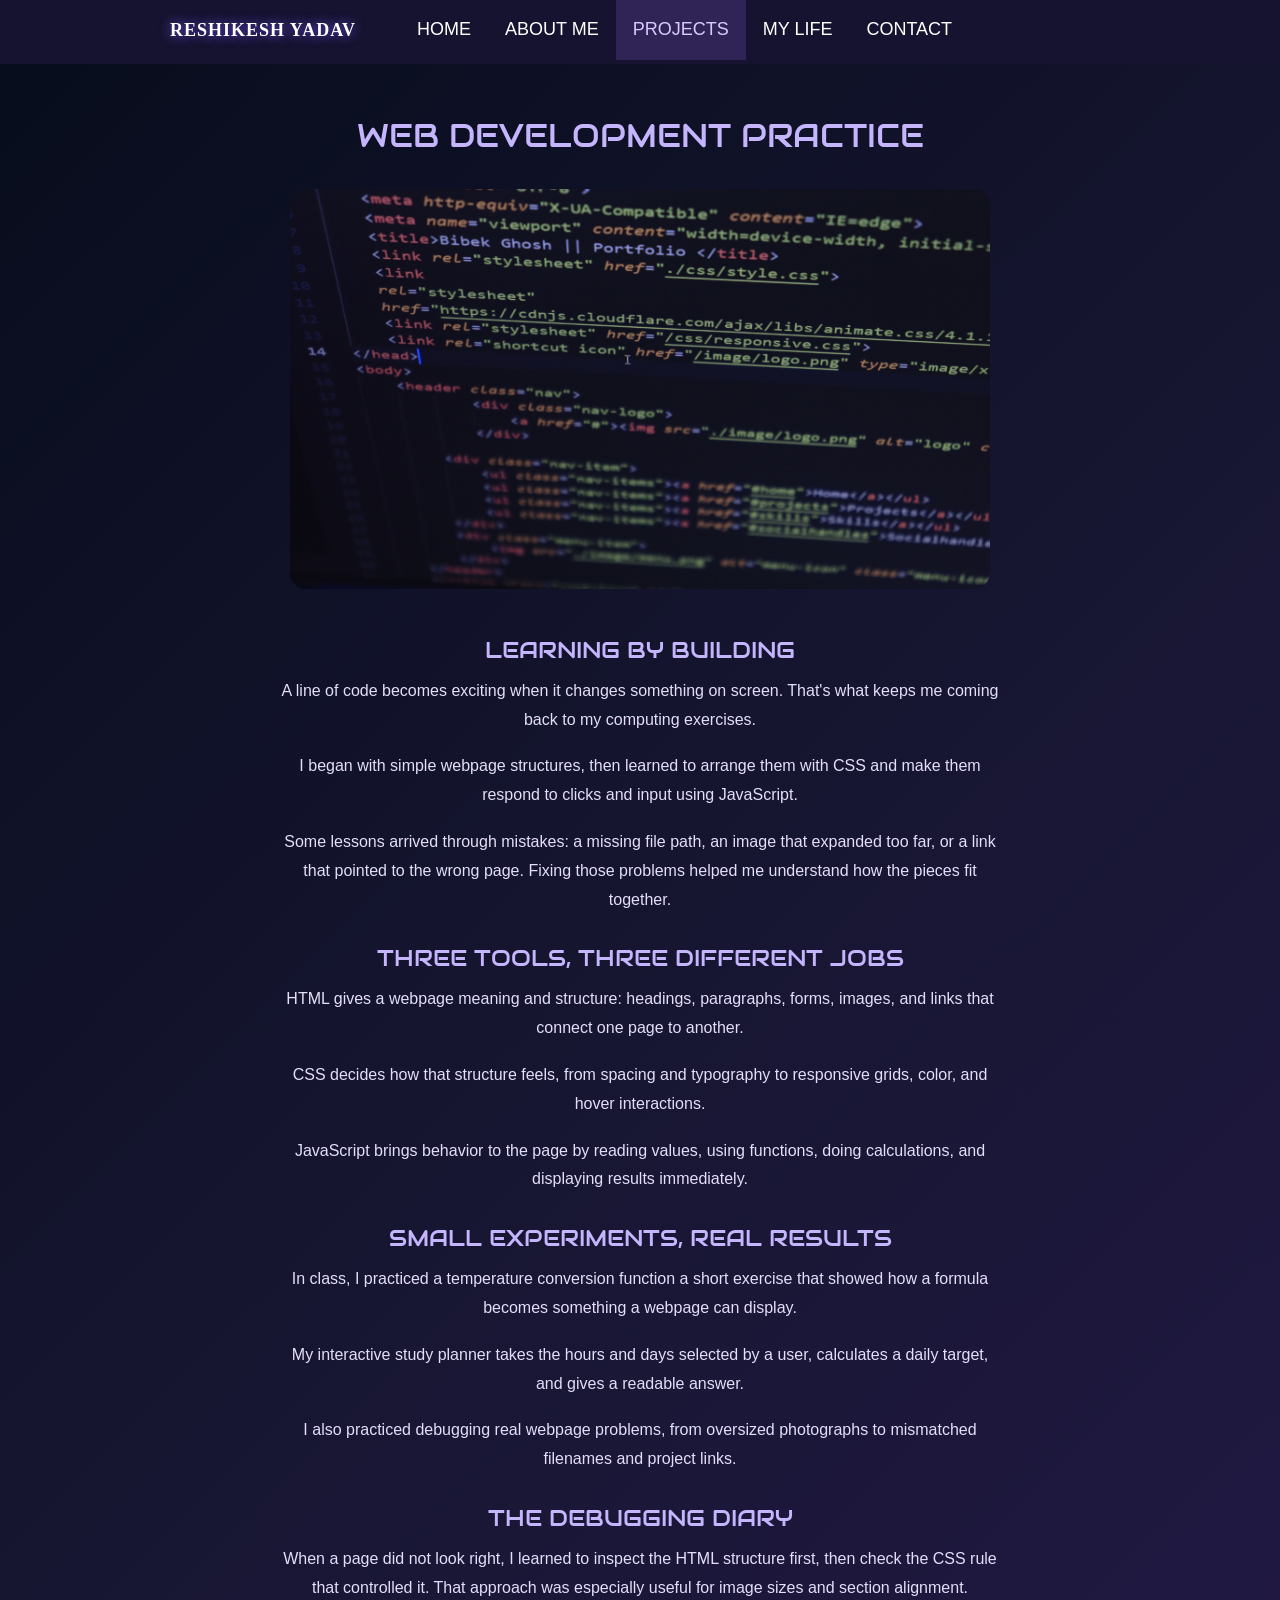
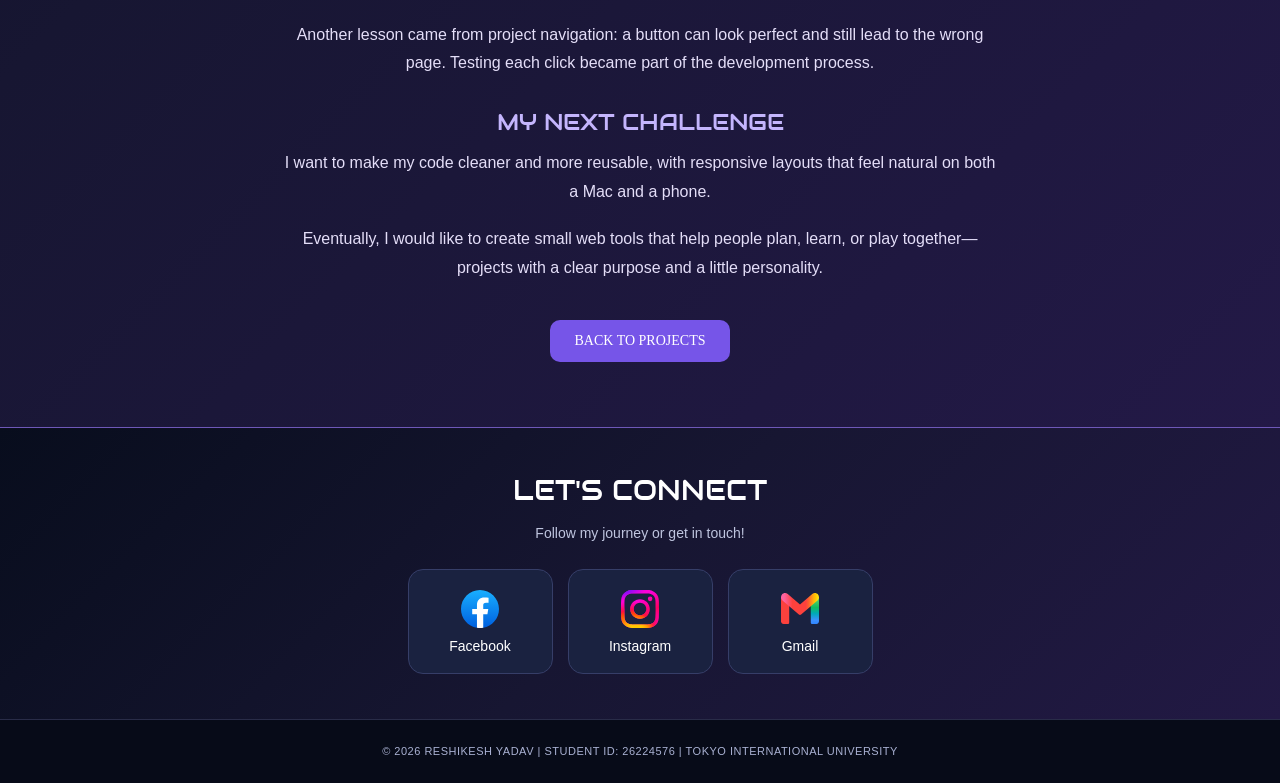
<file: proj2.html>
<!DOCTYPE html>

<!-- Website template by freewebsitetemplates.com -->
<html lang="en">
<head>
<meta charset="utf-8"/>
<meta content="width=device-width, initial-scale=1.0" name="viewport"/>
<title>Web Development Practice | Reshikesh Yadav</title>
<link href="css/style.css" rel="stylesheet" type="text/css"/>
<link href="css/mobile.css" rel="stylesheet" type="text/css"/>
<script src="js/mobile.js" type="text/javascript"></script>
</head>
<body>
<div id="page">
<!-- ===== HEADER AND NAVIGATION ===== -->
<div id="header">
<div>
<a class="logo" href="index.html">
                RESHIKESH YADAV
            </a>
<ul id="navigation">
<li>
<a href="index.html">
                        Home
                    </a>
</li>
<li>
<a href="about.html">
                        About Me
                    </a>
</li>
<li class="menu selected">
<a href="projects.html">
                        Projects
                    </a>
<ul class="primary">
<li>
<a href="proj1.html">Portfolio Detail</a>
</li>
</ul>
</li>
<li class="menu">
<a href="blog.html">
                        My Life
                    </a>
<ul class="secondary">
<li>
<a href="singlepost.html">
                                My Story
                            </a>
</li>
</ul>
</li>
<li>
<a href="contact.html">
                        Contact
                    </a>
</li>
</ul>
</div>
</div>
<!-- ===== WEB DEVELOPMENT PROJECT ===== -->
<div class="project-detail" id="body">
<div class="header">
<div>
<h1>WEB DEVELOPMENT PRACTICE</h1>
<img alt="Web Development Programming Project" src="images/programming.jpg"/>
<h2>LEARNING BY BUILDING</h2>
<p>A line of code becomes exciting when it changes something on screen. That's what keeps me coming back to my computing exercises.</p>
<p>I began with simple webpage structures, then learned to arrange them with CSS and make them respond to clicks and input using JavaScript.</p>
<p>Some lessons arrived through mistakes: a missing file path, an image that expanded too far, or a link that pointed to the wrong page. Fixing those problems helped me understand how the pieces fit together.</p>
<!-- ===== TECHNOLOGIES ===== -->
<h2>THREE TOOLS, THREE DIFFERENT JOBS</h2>
<p>HTML gives a webpage meaning and structure: headings, paragraphs, forms, images, and links that connect one page to another.</p>
<p>CSS decides how that structure feels, from spacing and typography to responsive grids, color, and hover interactions.</p>
<p>JavaScript brings behavior to the page by reading values, using functions, doing calculations, and displaying results immediately.</p>
<!-- ===== PRACTICAL EXPERIENCE ===== -->
<h2>SMALL EXPERIMENTS, REAL RESULTS</h2>
<p>In class, I practiced a temperature conversion function a short exercise that showed how a formula becomes something a webpage can display.</p>
<p>My interactive study planner takes the hours and days selected by a user, calculates a daily target, and gives a readable answer.</p>
<p>I also practiced debugging real webpage problems, from oversized photographs to mismatched filenames and project links.</p>
<!-- ===== WEBSITE PROJECT ===== -->
<h2>THE DEBUGGING DIARY</h2>
<p>When a page did not look right, I learned to inspect the HTML structure first, then check the CSS rule that controlled it. That approach was especially useful for image sizes and section alignment.</p>
<p>Another lesson came from project navigation: a button can look perfect and still lead to the wrong page. Testing each click became part of the development process.</p>
<!-- ===== FUTURE GOALS ===== -->
<h2>MY NEXT CHALLENGE</h2>
<p>I want to make my code cleaner and more reusable, with responsive layouts that feel natural on both a Mac and a phone.</p>
<p>Eventually, I would like to create small web tools that help people plan, learn, or play together—projects with a clear purpose and a little personality.</p>
<!-- ===== BACK BUTTON ===== -->
<a class="back-projects" href="projects.html">
                    BACK TO PROJECTS
                </a>
</div>
</div>
</div>
<!-- ===== PERSONAL SOCIAL MEDIA FOOTER ===== -->
<div id="footer">
<div class="connect">
<div class="personal-connect">
<h1>LET'S CONNECT</h1>
<p>
                    Follow my journey or get in touch!
                </p>
<div class="personal-socials">
<!-- Facebook -->
<a class="social-link" href="https://www.facebook.com/share/1ER2cJLfgz/" rel="noopener noreferrer" target="_blank">
<img alt="Facebook Logo" src="images/facebook.svg"/>
<span>Facebook</span>
</a>
<!-- Instagram -->
<a class="social-link" href="https://www.instagram.com/reshik_ydv?hvrq=ZGRvaW5tNHJkMTFk" rel="noopener noreferrer" target="_blank">
<img alt="Instagram Logo" src="images/instagram.svg"/>
<span>Instagram</span>
</a>
<!-- Gmail -->
<a class="social-link" href="mailto:reshikeshyadav55@gmail.com">
<img alt="Gmail Logo" src="images/gmail.svg"/>
<span>Gmail</span>
</a>
</div>
</div>
</div>
<!-- ===== COPYRIGHT FOOTER ===== -->
<div class="footnote">
<div>
<p>
                    © 2026 RESHIKESH YADAV |
                    STUDENT ID: 26224576 |
                    TOKYO INTERNATIONAL UNIVERSITY
                </p>
</div>
</div>
</div>
</div>
</body>
</html>
</file>
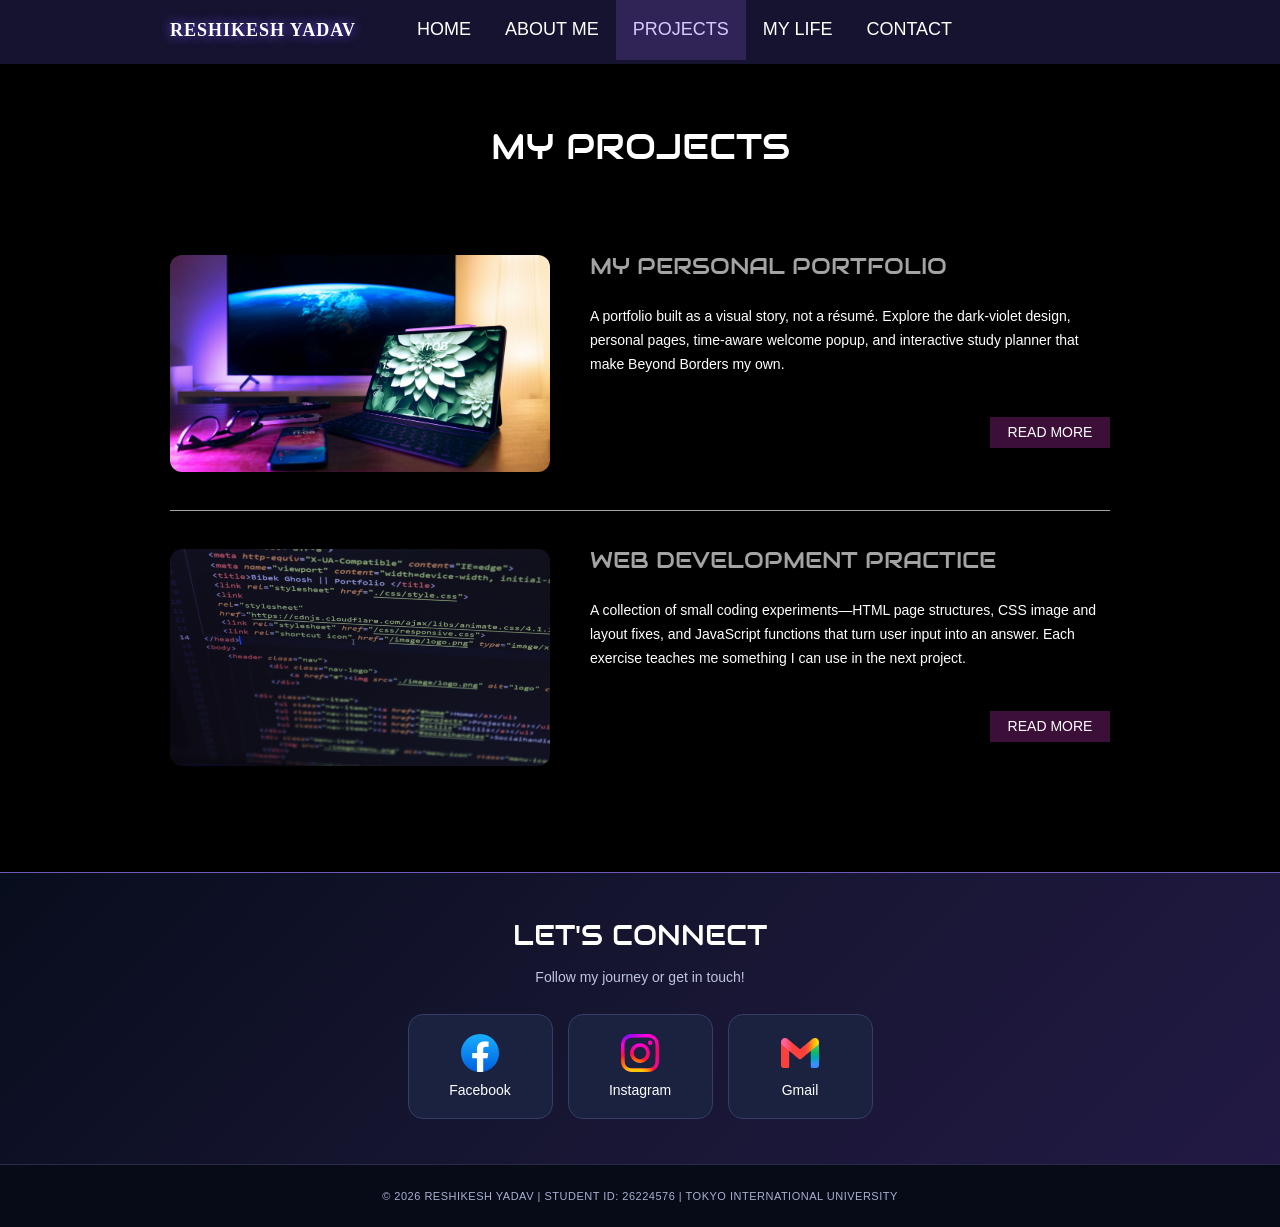
<file: projects.html>
<!DOCTYPE html>

<!-- Website template by freewebsitetemplates.com -->
<html lang="en">
<head>
<meta charset="utf-8"/>
<meta content="width=device-width, initial-scale=1.0" name="viewport"/>
<title>My Projects | Reshikesh Yadav</title>
<link href="css/style.css" rel="stylesheet" type="text/css"/>
<link href="css/mobile.css" rel="stylesheet" type="text/css"/>
<script src="js/mobile.js" type="text/javascript"></script>
</head>
<body>
<div id="page">
<!-- ========== HEADER ========== -->
<div id="header">
<div>
<a class="logo" href="index.html">
                RESHIKESH YADAV
            </a>
<ul id="navigation">
<li>
<a href="index.html">Home</a>
</li>
<li>
<a href="about.html">About Me</a>
</li>
<li class="menu selected">
<a href="projects.html">Projects</a>
<ul class="primary">
<li>
<a href="proj1.html">Portfolio Detail</a>
</li>
</ul>
</li>
<li class="menu">
<a href="blog.html">My Life</a>
<ul class="secondary">
<li>
<a href="singlepost.html">
                                My Story
                            </a>
</li>
</ul>
</li>
<li>
<a href="contact.html">Contact</a>
</li>
</ul>
</div>
</div>
<!-- ========== MY PROJECTS PAGE ========== -->
<div class="portfolio-page" id="body">
<div class="header">
<div>
<h1>MY PROJECTS</h1>
<ul>
<!-- ===== PROJECT 1 ===== -->
<li>
<a href="proj1.html">
<img alt="My Personal Portfolio Website" src="images/my-website.jpg"/>
</a>
<div>
<h1>
                                MY PERSONAL PORTFOLIO
                            </h1>
<p>A portfolio built as a visual story, not a résumé. Explore the dark-violet design, personal pages, time-aware welcome popup, and interactive study planner that make Beyond Borders my own.</p>
<a class="more" href="proj1.html">
                                READ MORE
                            </a>
</div>
</li>
<!-- ===== PROJECT 2 ===== -->
<li>
<a href="proj2.html">
<img alt="My Programming Projects" src="images/programming.jpg"/>
</a>
<div>
<h1>
                                WEB DEVELOPMENT PRACTICE
                            </h1>
<p>A collection of small coding experiments—HTML page structures, CSS image and layout fixes, and JavaScript functions that turn user input into an answer. Each exercise teaches me something I can use in the next project.</p>
<a class="more" href="proj2.html">
                                READ MORE
                            </a>
</div>
</li>
</ul>
</div>
</div>
</div>
<!-- ========== SOCIAL MEDIA FOOTER ========== -->
<div id="footer">
<div class="connect">
<div class="personal-connect">
<h1>LET'S CONNECT</h1>
<p>
                    Follow my journey or get in touch!
                </p>
<div class="personal-socials">
<!-- FACEBOOK -->
<a class="social-link" href="https://www.facebook.com/share/1ER2cJLfgz/" rel="noopener noreferrer" target="_blank">
<img alt="Facebook Logo" src="images/facebook.svg"/>
<span>Facebook</span>
</a>
<!-- INSTAGRAM -->
<a class="social-link" href="https://www.instagram.com/reshik_ydv?hvrq=ZGRvaW5tNHJkMTFk" rel="noopener noreferrer" target="_blank">
<img alt="Instagram Logo" src="images/instagram.svg"/>
<span>Instagram</span>
</a>
<!-- GMAIL -->
<a class="social-link" href="mailto:reshikeshyadav55@gmail.com">
<img alt="Gmail Logo" src="images/gmail.svg"/>
<span>Gmail</span>
</a>
</div>
</div>
</div>
<!-- ========== COPYRIGHT ========== -->
<div class="footnote">
<div>
<p>
                    © 2026 RESHIKESH YADAV |
                    STUDENT ID: 26224576 |
                    TOKYO INTERNATIONAL UNIVERSITY
                </p>
</div>
</div>
</div>
</div>
</body>
</html>
</file>
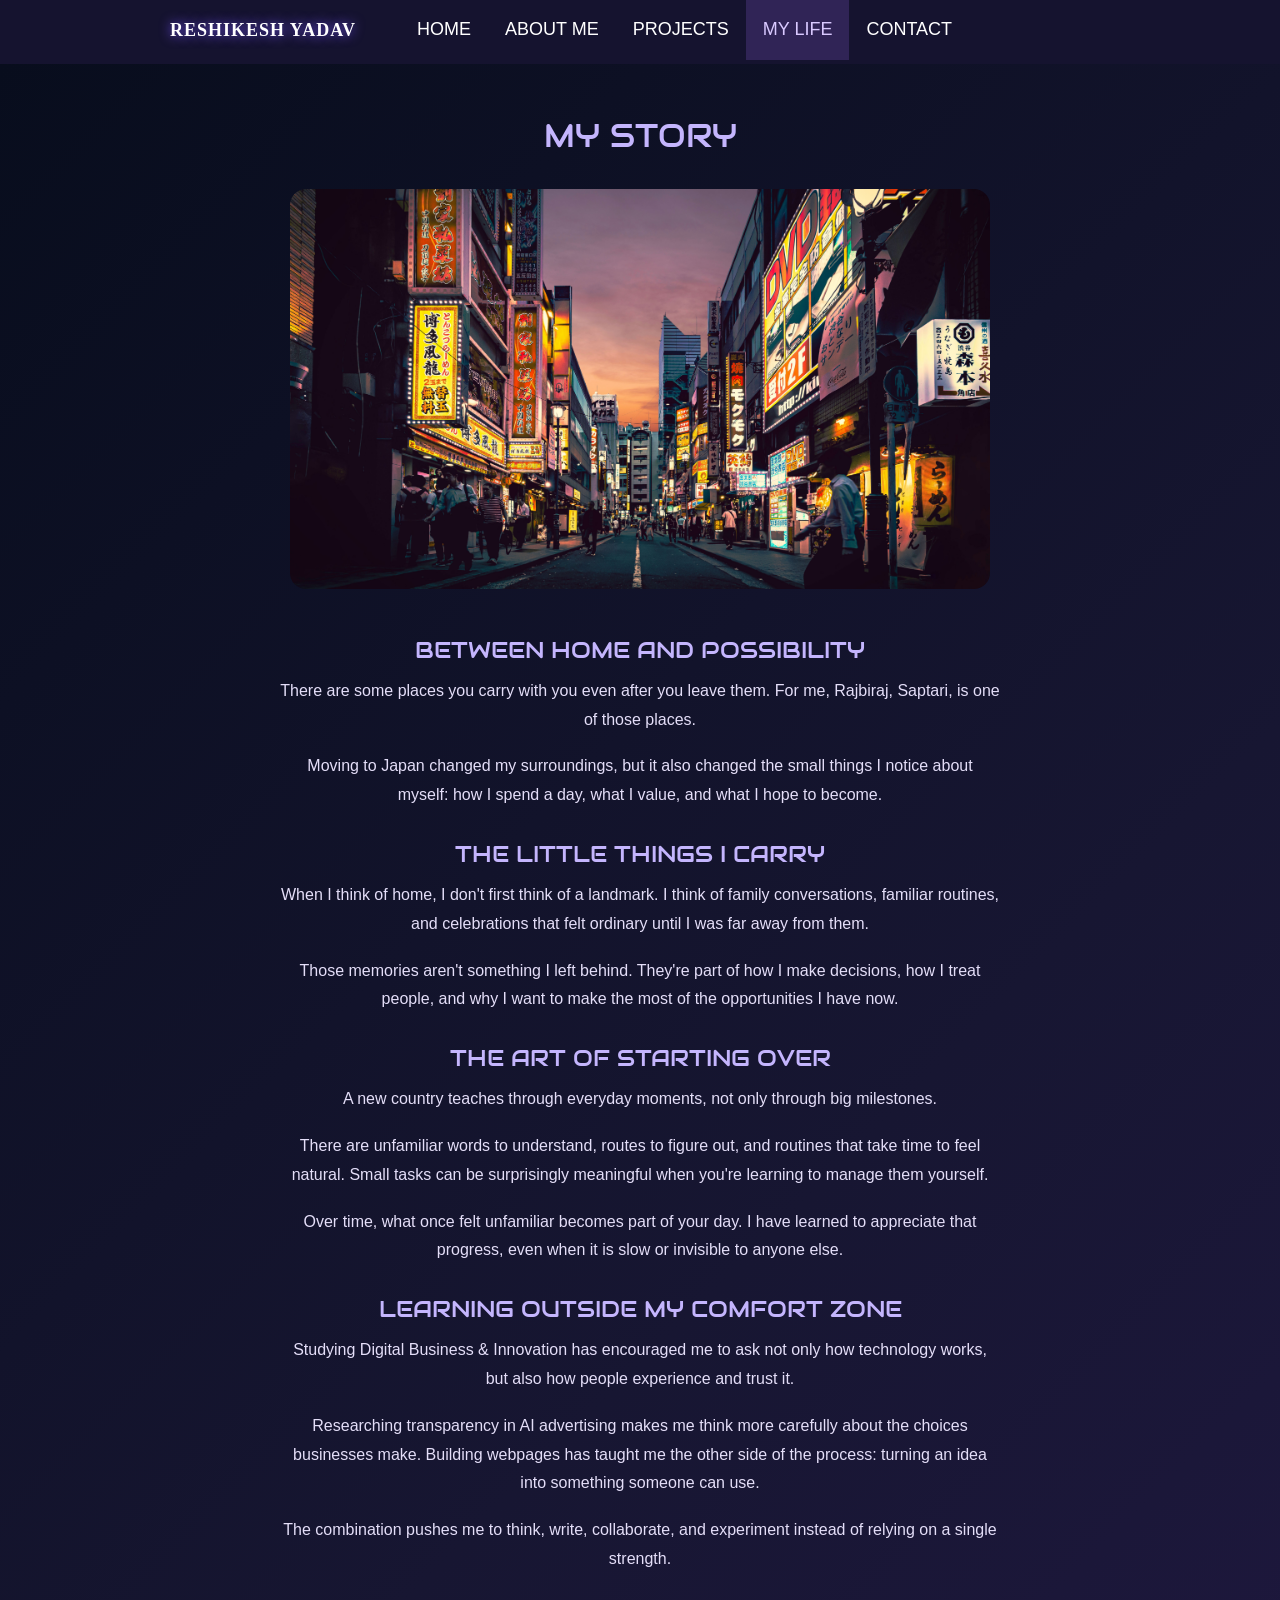
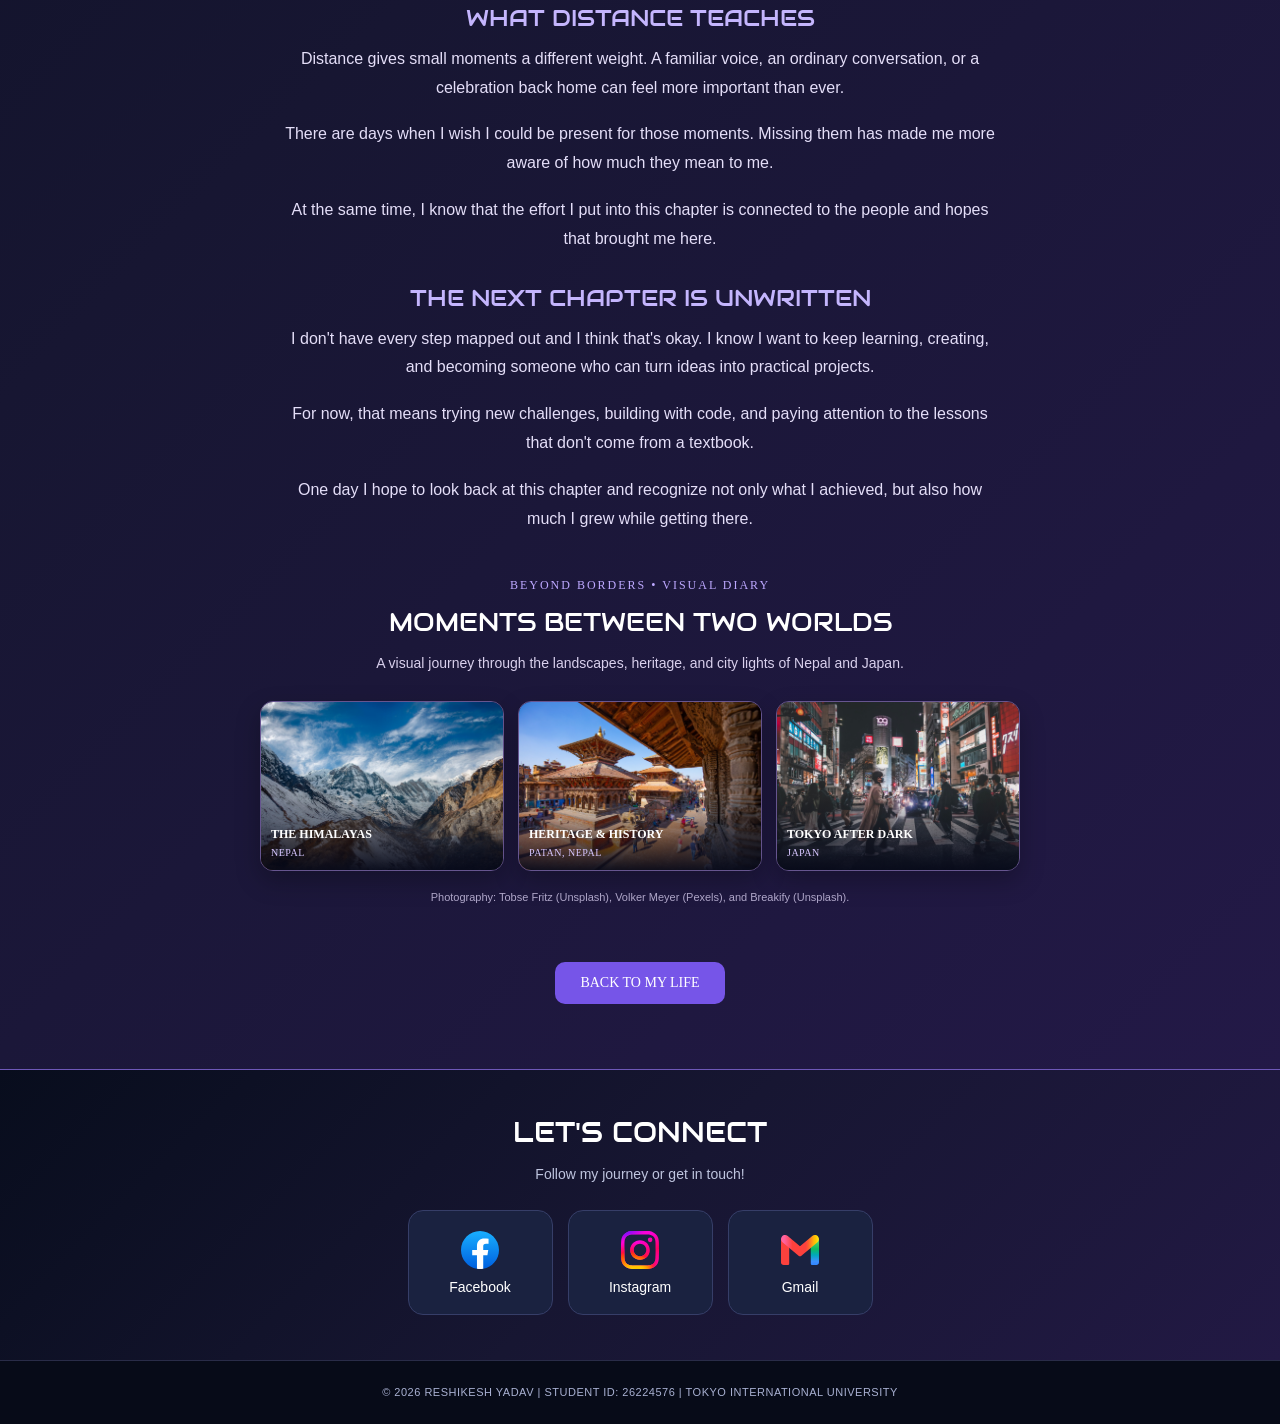
<file: singlepost.html>
<!DOCTYPE html>
<!-- Website template by freewebsitetemplates.com -->
<html lang="en">

<head>
    <meta charset="UTF-8">
    <meta name="viewport"
          content="width=device-width, initial-scale=1.0">

    <title>My Story | Reshikesh Yadav</title>

    <!-- EXTERNAL CSS -->
    <link rel="stylesheet"
          href="css/style.css"
          type="text/css">

    <link rel="stylesheet"
          href="css/mobile.css"
          type="text/css">

    <script src="js/mobile.js"></script>
</head>

<body>

<div id="page">

    <!-- ===== NAVIGATION ===== -->

    <div id="header">
        <div>

            <a href="index.html" class="logo">
                RESHIKESH YADAV
            </a>

            <ul id="navigation">

                <li>
                    <a href="index.html">Home</a>
                </li>

                <li>
                    <a href="about.html">About Me</a>
                </li>

                <li class="menu">
                    <a href="projects.html">Projects</a>

                    <ul class="primary">
                        <li>
                            <a href="proj1.html">
                                Portfolio Detail
                            </a>
                        </li>
                    </ul>
                </li>

                <li class="menu selected">
                    <a href="blog.html">My Life</a>

                    <ul class="secondary">
                        <li class="selected">
                            <a href="singlepost.html">
                                My Story
                            </a>
                        </li>
                    </ul>
                </li>

                <li>
                    <a href="contact.html">Contact</a>
                </li>

            </ul>

        </div>
    </div>


    <!-- ===== MY PERSONAL STORY ===== -->

    <div id="body" class="project-detail story-page">

        <div class="header">
            <div>

                <h1>MY STORY</h1>

                <img src="images/japan-life.jpg"
                     alt="My Journey in Japan">


                <!-- INTRODUCTION -->

                <h2>BETWEEN HOME AND POSSIBILITY</h2>

                <p>
                    There are some places you carry
                    with you even after you leave them.
                    For me, Rajbiraj, Saptari,
                    is one of those places.
                </p>

                <p>
                    Moving to Japan changed my
                    surroundings, but it also changed
                    the small things I notice about
                    myself: how I spend a day,
                    what I value, and what
                    I hope to become.
                </p>


                <!-- MY HOME -->

                <h2>THE LITTLE THINGS I CARRY</h2>

                <p>
                    When I think of home, I don't first
                    think of a landmark. I think of
                    family conversations, familiar
                    routines, and celebrations that
                    felt ordinary until I was far
                    away from them.
                </p>

                <p>
                    Those memories aren't something
                    I left behind. They're part of
                    how I make decisions, how I
                    treat people, and why I want
                    to make the most of the
                    opportunities I have now.
                </p>


                <!-- MOVING TO JAPAN -->

                <h2>THE ART OF STARTING OVER</h2>

                <p>
                    A new country teaches through
                    everyday moments, not only
                    through big milestones.
                </p>

                <p>
                    There are unfamiliar words to
                    understand, routes to figure out,
                    and routines that take time to
                    feel natural. Small tasks can
                    be surprisingly meaningful
                    when you're learning to
                    manage them yourself.
                </p>

                <p>
                    Over time, what once felt
                    unfamiliar becomes part of
                    your day. I have learned
                    to appreciate that progress,
                    even when it is slow or
                    invisible to anyone else.
                </p>


                <!-- UNIVERSITY LIFE -->

                <h2>LEARNING OUTSIDE MY COMFORT ZONE</h2>

                <p>
                    Studying Digital Business &amp;
                    Innovation has encouraged me
                    to ask not only how technology
                    works, but also how people
                    experience and trust it.
                </p>

                <p>
                    Researching transparency in AI
                    advertising makes me think
                    more carefully about the
                    choices businesses make.
                    Building webpages has taught
                    me the other side of the
                    process: turning an idea
                    into something someone can use.
                </p>

                <p>
                    The combination pushes me
                    to think, write, collaborate,
                    and experiment instead of
                    relying on a single strength.
                </p>


                <!-- FAMILY -->

                <h2>WHAT DISTANCE TEACHES</h2>

                <p>
                    Distance gives small moments
                    a different weight. A familiar
                    voice, an ordinary conversation,
                    or a celebration back home
                    can feel more important
                    than ever.
                </p>

                <p>
                    There are days when I wish
                    I could be present for those
                    moments. Missing them has
                    made me more aware of how
                    much they mean to me.
                </p>

                <p>
                    At the same time, I know that
                    the effort I put into this
                    chapter is connected to the
                    people and hopes that
                    brought me here.
                </p>


                <!-- FUTURE -->

                <h2>THE NEXT CHAPTER IS UNWRITTEN</h2>

                <p>
                    I don't have every step mapped
                    out and I think that's okay.
                    I know I want to keep learning,
                    creating, and becoming someone
                    who can turn ideas into
                    practical projects.
                </p>

                <p>
                    For now, that means trying
                    new challenges, building
                    with code, and paying
                    attention to the lessons
                    that don't come from
                    a textbook.
                </p>

                <p>
                    One day I hope to look back
                    at this chapter and recognize
                    not only what I achieved,
                    but also how much I grew
                    while getting there.
                </p>


                <!-- ===== PHOTO GALLERY ===== -->

                <section class="story-gallery">

                    <div class="story-gallery-heading">

                        <span>
                            BEYOND BORDERS • VISUAL DIARY
                        </span>

                        <h2>
                            MOMENTS BETWEEN TWO WORLDS
                        </h2>

                        <p>
                            A visual journey through
                            the landscapes, heritage,
                            and city lights of
                            Nepal and Japan.
                        </p>

                    </div>


                    <div class="story-gallery-grid">

                        <!-- HIMALAYAS -->

                        <figure class="story-photo">

                            <img
                                src="images/nepal-himalayas.jpg"
                                alt="Himalayan mountains in Nepal"
                                loading="lazy">

                            <figcaption>
                                <strong>THE HIMALAYAS</strong>
                                <span>NEPAL</span>
                            </figcaption>

                        </figure>


                        <!-- NEPAL HERITAGE -->

                        <figure class="story-photo">

                            <img
                                src="images/nepal-heritage.jpg"
                                alt="Patan Durbar Square in Nepal"
                                loading="lazy">

                            <figcaption>
                                <strong>
                                    HERITAGE &amp; HISTORY
                                </strong>
                                <span>PATAN, NEPAL</span>
                            </figcaption>

                        </figure>


                        <!-- TOKYO -->

                        <figure class="story-photo">

                            <img
                                src="images/tokyo-night.jpg"
                                alt="Shibuya Tokyo at night"
                                loading="lazy">

                            <figcaption>
                                <strong>TOKYO AFTER DARK</strong>
                                <span>JAPAN</span>
                            </figcaption>

                        </figure>

                    </div>


                    <p class="story-gallery-credit">
                        Photography: Tobse Fritz
                        (Unsplash), Volker Meyer
                        (Pexels), and Breakify
                        (Unsplash).
                    </p>

                </section>


                <!-- BACK BUTTON -->

                <a href="blog.html"
                   class="back-projects">
                    BACK TO MY LIFE
                </a>

            </div>
        </div>
    </div>


    <!-- ===== SOCIAL MEDIA FOOTER ===== -->

    <div id="footer">

        <div class="connect">
            <div class="personal-connect">

                <h1>LET'S CONNECT</h1>

                <p>
                    Follow my journey or get in touch!
                </p>

                <div class="personal-socials">

                    <!-- FACEBOOK -->

                    <a href="https://www.facebook.com/share/1ER2cJLfgz/"
                       target="_blank"
                       rel="noopener noreferrer"
                       class="social-link">

                        <img src="images/facebook.svg"
                             alt="Facebook Logo">

                        <span>Facebook</span>
                    </a>


                    <!-- INSTAGRAM -->

                    <a href="https://www.instagram.com/reshik_ydv?hvrq=ZGRvaW5tNHJkMTFk"
                       target="_blank"
                       rel="noopener noreferrer"
                       class="social-link">

                        <img src="images/instagram.svg"
                             alt="Instagram Logo">

                        <span>Instagram</span>
                    </a>


                    <!-- GMAIL -->

                    <a href="mailto:reshikeshyadav55@gmail.com"
                       class="social-link">

                        <img src="images/gmail.svg"
                             alt="Gmail Logo">

                        <span>Gmail</span>
                    </a>

                </div>
            </div>
        </div>


        <!-- COPYRIGHT -->

        <div class="footnote">
            <div>
                <p>
                    &copy; 2026 RESHIKESH YADAV |
                    STUDENT ID: 26224576 |
                    TOKYO INTERNATIONAL UNIVERSITY
                </p>
            </div>
        </div>

    </div>

</div>

</body>
</html>
</file>
<file: css/style.css>
/* Website template by freewebsitetemplates.com */
body {
	margin: 0;
	padding: 0;
	position: relative;
	width: auto;
}
body #page {
	background: #0a1024;
	margin: 0;
	overflow: hidden;
	padding: 0;
	width: auto;
	z-index: 3;
}
a {
	text-decoration: none;
	outline: none;
}
a:active {
	background: none;
}
img {
	border: none;
}
/*-------------------------------------------FONTS---------------------------------------------*/
@font-face {
	font-family: 'audiowide-regular-webfont';
	src: url('../fonts/audiowide-regular-webfont.eot');
	src: url('../fonts/audiowide-regular-webfont.woff') format('woff'), url('../fonts/audiowide-regular-webfont.ttf') format('truetype'), url('../fonts/audiowide-regular-webfont.svg') format('svg');
}
/*----------------------------------------header-styles---------------------------------------*/
#header {
	background: #15132f;
	margin: 0;
	min-height: 60px;
	padding: 0;
	width: auto;
}
#header div {
	margin: 0 auto;
	max-width: 940px;
	min-height: 60px;
	padding: 0 10px;
}
#header div a.logo {
	display: block;
	float: left;
	height: 60px;
	margin: 0 44px 0 0;
	padding: 0;
	width: 304px;
}
#header div a img {
	display: block;
	margin: 0;
	padding: 0;
	width: auto;
}
#header div ul {
	display: inline-block;
	list-style: none;
	margin: 0;
	padding: 0;
	width: auto;
}
#header div ul li {
	float: left;
	margin: 0;
	padding: 0;
	width: auto;
}
#header div ul li a {
	color: #ffffff;
	display: block;
	font-family: Arial;
	font-size: 18px;
	font-weight: normal;
	line-height: 59px;
	margin: 0;
	min-height: 60px;
	padding: 0 24px;
	text-align: center;
	text-transform: uppercase;
	width: auto;
}
#header div ul li a:hover {
	background-color: #620031;
	color: #ffffff;
}
#header div ul li.selected a {
	background-color: #000000;
	color: #a3a3a3;
}
#header div ul li.menu {
	position: relative;
}
#header div ul li.menu ul {
	display: block;
	left: -99999px;
	list-style: none;
	margin: 0;
	padding: 0;
	position: absolute;
	top: 60px;
	width: 142px;
	z-index: 50;
}
#header div ul li.menu:hover ul.primary {
	left: 31px;
}
#header div ul li.menu ul.primary.selected {
	left: 31px;
}
#header div ul li.menu:hover ul.secondary {
	left: -20px;
}
#header div ul li.menu ul.secondary.selected {
	left: -20px;
}
#header div ul li.menu ul li {
	margin: 0;
	padding: 0;
	width: auto;
}
#header div ul li.menu ul li a {
	background-color: #620031;
	color: #ffffff;
	display: block;
	font-family: Arial;
	font-size: 18px;
	font-weight: normal;
	line-height: 60px;
	margin: 0;
	min-height: 60px;
	padding: 0 10px;
	text-align: center;
	text-transform: uppercase;
	width: auto;
}
#header div ul li.menu ul.primary.selected li a, #header div ul li.menu ul.secondary.selected li a {
	background-color: #000000;
	color: #a3a3a3;
}
/*----------------------------------------body-home-styles---------------------------------------*/
#body {
	background-color: #000000;
	margin: 0;
	min-height: 808px;
	overflow: hidden;
	padding: 0;
	width: 100%;
}
#body.home {
	background: none;
	margin: 0;
	min-height: 1308px;
	overflow: hidden;
	padding: 0;
	width: 100%;
}
#body.home .header {
	background: none;
	margin: 0;
	overflow: hidden;
	padding: 0;
	width: 100%;
}
#body.home .header div {
	margin: 0 auto;
	max-width: 940px;
	overflow: hidden;
	padding: 0 10px;
	position: relative;
}
#body.home .header div img.satellite {
	display: block;
	left: 10px;
	margin: 0;
	padding: 0;
	position: absolute;
	top: 41px;
	width: auto;
	z-index: 50;
}
#body.home .header div h1 {
	color: #FFFFFF;
	display: block;
	float: right;
	font-family: audiowide-regular-webfont;
	font-size: 60px;
	font-weight: normal;
	line-height: 60px;
	margin: 187px 0 27px;
	padding: 0 38px 0 399px;
	position: relative;
	text-align: right;
	text-transform: uppercase;
	width: 503px;
	z-index: 60;
}
#body.home .header div h2 {
	color: #FFFFFF;
	display: block;
	float: right;
	font-family: Arial;
	font-size: 43px;
	font-weight: normal;
	line-height: 43px;
	margin: 0 0 36px;
	padding: 0 146px 0 506px;
	position: relative;
	text-align: right;
	text-transform: uppercase;
	width: 288px;
	z-index: 60;
}
#body.home .header div a.more {
	background-color: #000000;
	color: #a3a3a3;
	display: block;
	float: right;
	font-family: Arial;
	font-size: 18px;
	font-weight: normal;
	height: 49px;
	line-height: 49px;
	margin: 0 200px 0 0;
	padding: 0;
	text-align: center;
	text-transform: uppercase;
	position: relative;
	width: 180px;
	z-index: 55;
}
#body.home .header div a.more:hover {
	background-color: #ab000b;
	color: #ffffff;
}
#body.home .header div h3 {
	background: rgba(25, 21, 53, 0.9);
	color: #A3A3A3;
	float: left;
	font-family: audiowide-regular-webfont;
	font-size: 23px;
	font-weight: normal;
	line-height: 23px;
	margin: 96px 0 0;
	min-height: 27px;
	padding: 17px 0 10px;
	position: relative;
	text-align: center;
	text-transform: uppercase;
	width: 940px;
}
#body.home .header div ul {
	display: inline-block;
	list-style: none outside none;
	margin: 0 0 -6px;
	overflow: hidden;
	padding: 0;
	width: auto;
}
#body.home .header div ul li:first-child {
	padding: 0;
}
#body.home .header div ul li {
	border: medium none;
	float: left;
	margin: 0;
	padding: 0;
	width: auto;
}
#body.home .header div ul li a {
	display: block;
	float: none;
	height: 156px;
	margin: 0;
	padding: 0;
	width: 235px;
}
#body.home .header div ul li a img {
	cursor: pointer;
	filter: alpha(opacity=100);/* Needed for IE8 and old versions */
	opacity: 1.0;
	display: block;
	margin: 0;
	padding: 0;
	width: auto;
}
#body.home .header div ul li a img:hover {
	filter: alpha(opacity=70);/* Needed for IE8 and old versions */
	opacity: 0.7;
}
#body.home .body {
	background-color: #630031;
	margin: 0;
	min-height: 168px;
	overflow: hidden;
	padding: 0;
	width: 100%;
}
#body.home .body div {
	margin: 0 auto;
	max-width: 940px;
	overflow: hidden;
	padding: 31px 10px 0;
}
#body.home .body div h1 {
	color: #FFFFFF;
	display: block;
	font-family: audiowide-regular-webfont;
	font-size: 32px;
	font-weight: normal;
	line-height: 32px;
	margin: 0 auto 24px;
	padding: 0;
	text-align: center;
	text-transform: uppercase;
	width: 780px;
}
#body.home .body div p {
	color: #ffffff;
	display: block;
	font-family: Arial;
	font-size: 18px;
	font-weight: normal;
	line-height: 24px;
	margin: 0 auto;
	padding: 0;
	text-align: center;
	width: 780px;
}
#body.home .body div p a {
	color: #ffffff;
	font-family: Arial;
	font-size: 18px;
	font-weight: normal;
	line-height: 24px;
	margin: 0 auto;
	padding: 0;
	text-decoration: underline;
}
#body.home .body div p a:hover {
	color: #a3a3a3;
}
#body.home .footer {
	background-color: #000000;
	margin: 0;
	overflow: hidden;
	padding: 0;
	width: 100%;
}
#body.home .footer div {
	margin: 0 auto;
	max-width: 960px;
	overflow: hidden;
	padding: 32px 0 16px;
}
#body.home .footer div ul {
	display: inline-block;
	list-style: none;
	margin: 0;
	overflow: hidden;
	padding: 0;
	width: auto;
}
#body.home .footer div ul li:first-child {
	float: left;
	margin: 0 10px;
	padding: 0;
	width: 460px;
}
#body.home .footer div ul li {
	float: left;
	margin: 0 0 0 10px;
	padding: 0 0 0 20px;
	width: 440px;
}
#body.home .footer div ul li h1 {
	color: #FFFFFF;
	font-family: audiowide-regular-webfont;
	font-size: 32px;
	font-weight: normal;
	line-height: 32px;
	margin: 0 0 44px;
	padding: 0;
	text-align: left;
	text-transform: uppercase;
	width: auto;
}
#body.home .footer div ul li a {
	display: block;
	height: 258px;
	margin: 0;
	position: relative;
	padding: 0;
	width: 460px;
}
#body.home .footer div ul li a img {
	cursor: pointer;
	filter: alpha(opacity=100);/* Needed for IE8 and old versions */
	opacity: 1.0;
	display: block;
	margin: 0;
	padding: 0;
	width: auto;
}
#body.home .footer div ul li a:hover img {
	filter: alpha(opacity=70);/* Needed for IE8 and old versions */
	opacity: 0.7;
}
#body.home .footer div ul li a span {
	background: none;
	display: block;
	height: 72px;
	left: 199px;
	margin: 0;
	padding: 0;
	position: absolute;
	top: 94px;
	width: 62px;
}
#body.home .footer div ul li a:hover span {
	background: none;
}
#body.home .footer div ul li ul {
	display: inline-block;
	list-style: none outside none;
	margin: 0;
	overflow: hidden;
	padding: 0;
	width: 440px;
}
#body.home .footer div ul li ul li {
	border-top: 1px solid #A3A3A3;
	float: none;
	margin: 0;
	overflow: hidden;
	padding: 39px 10px 38px 0;
	width: 440px;
}
#body.home .footer div ul li ul li:first-child {
	border: medium none;
	margin: 0;
	padding: 0 0 38px;
	width: 440px;
}
#body.home .footer div ul li ul li a {
	display: block;
	float: left;
	height: 90px;
	margin: 0 20px 0 0;
	padding: 0;
	width: 100px;
}
#body.home .footer div ul li ul li a img {
	cursor: pointer;
	filter: alpha(opacity=100);/* Needed for IE8 and old versions */
	opacity: 1.0;
	display: block;
	margin: 0;
	padding: 0;
	width: auto;
}
#body.home .footer div ul li ul li a img:hover {
	filter: alpha(opacity=70);/* Needed for IE8 and old versions */
	opacity: 0.7;
}
#body.home .footer div ul li ul li h1 {
	color: #A3A3A3;
	float: left;
	font-family: audiowide-regular-webfont;
	font-size: 23px;
	font-weight: normal;
	line-height: 23px;
	margin: 0;
	padding: 4px 0 8px;
	text-align: left;
	text-transform: uppercase;
	width: 310px;
}
#body.home .footer div ul li ul li span {
	color: #FFFFFF;
	display: block;
	float: left;
	font-family: Arial;
	font-size: 14px;
	font-weight: normal;
	line-height: 14px;
	margin: 0 0 10px;
	padding: 0;
	text-align: left;
	text-transform: uppercase;
	width: 310px;
}
#body.home .footer div ul li ul li a.more {
	background-color: #3c0f38;
	color: #ffffff;
	display: block;
	float: right;
	font-family: Arial;
	font-size: 14px;
	font-weight: normal;
	height: 31px;
	line-height: 31px;
	margin: 0;
	padding: 0;
	text-align: center;
	text-transform: uppercase;
	width: 120px;
}
#body.home .footer div ul li ul li a.more:hover {
	background-color: #620031;
}
/*----------------------------------------body-styles---------------------------------------*/
#body.about .header {
	background: #10152e;
	margin: 0;
	min-height: 455px;
	padding: 0;
	width: 100%;
}
#body.about .header div, #body .header div {
	margin: 0 auto;
	max-width: 960px;
	overflow: hidden;
	padding: 65px 0 40px;
}
#body.about .header div h1, #body .header div h1 {
	color: #FFFFFF;
	display: block;
	font-family: audiowide-regular-webfont;
	font-size: 36px;
	font-weight: normal;
	line-height: 36px;
	margin: 0 auto 87px;
	padding: 0;
	text-align: center;
	text-transform: uppercase;
	width: 940px;
}
#body.about .header div h2 {
	color: #FFFFFF;
	display: block;
	font-family: audiowide-regular-webfont;
	font-size: 32px;
	font-weight: normal;
	line-height: 32px;
	margin: 0 auto 24px;
	padding: 0;
	text-align: center;
	text-transform: uppercase;
	width: 820px;
}
#body.about .header div p {
	color: #ffffff;
	display: block;
	font-family: Arial;
	font-size: 18px;
	font-weight: normal;
	line-height: 24px;
	margin: 0 auto;
	padding: 0;
	text-align: center;
	width: 820px;
}
#body.about .header div p a {
	color: #ffffff;
	font-family: Arial;
	font-size: 18px;
	font-weight: normal;
	line-height: 24px;
	margin: 0;
	padding: 0;
	text-decoration: underline;
}
#body.about .header div p a:hover {
	color: #a3a3a3;
}
#body.about .body {
	background-color: #620031;
	margin: 0;
	min-height: 253px;
	overflow: hidden;
	padding: 0;
	width: 100%;
}
#body.about .body div {
	margin: 0 auto;
	max-width: 940px;
	overflow: hidden;
	padding: 36px 10px 35px;
}
#body.about .body div h2 {
	color: #A3A3A3;
	float: left;
	font-family: audiowide-regular-webfont;
	font-size: 23px;
	font-weight: normal;
	line-height: 23px;
	margin: 18px 0 26px;
	padding: 0;
	text-align: left;
	text-transform: uppercase;
	width: 620px;
}
#body.about .body div p {
	color: #ffffff;
	display: block;
	float: left;
	font-family: Arial;
	font-size: 14px;
	font-weight: normal;
	line-height: 24px;
	margin: 0;
	padding: 0;
	text-align: left;
	width: 620px;
}
#body.about .body div p a {
	color: #ffffff;
	font-family: Arial;
	font-size: 14px;
	font-weight: normal;
	line-height: 24px;
	margin: 0;
	padding: 0;
	text-decoration: underline;
}
#body.about .body div p a:hover {
	color: #a3a3a3;
}
#body.about .body div img {
	display: block;
	float: right;
	margin: 0;
	padding: 0;
	width: auto;
}
#body.about .footer {
	background-color: #000000;
	margin: 0;
	min-height: 366px;
	padding: 0;
	width: 100%;
}
#body.about .footer div {
	margin: 0 auto;
	overflow: hidden;
	padding: 79px 0 0 10px;
	width: 950px;
}
#body.about .footer div h2 {
	color: #A3A3A3;
	float: right;
	font-family: audiowide-regular-webfont;
	font-size: 23px;
	font-weight: normal;
	line-height: 23px;
	margin: 34px 0 24px;
	padding: 0;
	text-align: left;
	text-transform: uppercase;
	width: 557px;
}
#body.about .footer div p {
	color: #ffffff;
	display: block;
	float: right;
	font-family: Arial;
	font-size: 18px;
	font-weight: normal;
	line-height: 24px;
	margin: 0 auto;
	padding: 0;
	text-align: left;
	width: 557px;
}
#body.about .footer div p a {
	color: #ffffff;
	font-family: Arial;
	font-size: 18px;
	font-weight: normal;
	line-height: 24px;
	margin: 0 auto;
	padding: 0;
	text-decoration: underline;
}
#body.about .footer div p a:hover {
	color: #a3a3a3;
}
#body.about .footer div img {
	float: left;
	display: block;
	margin: 0;
	padding: 0;
	width: auto;
}
#body.about .section {
	background-color: #3c0f38;
	margin: 0;
	min-height: 234px;
	padding: 0;
	width: auto;
}
#body.about .section div {
	margin: 0 auto;
	max-width: 960px;
	overflow: hidden;
	padding: 58px 0 55px;
}
#body.about .section div h2 {
	color: #A3A3A3;
	display: block;
	font-family: audiowide-regular-webfont;
	font-size: 23px;
	font-weight: normal;
	line-height: 23px;
	margin: 0 auto 26px;
	padding: 0;
	text-align: center;
	text-transform: uppercase;
	width: 780px;
}
#body.about .section div p {
	color: #ffffff;
	display: block;
	font-family: Arial;
	font-size: 14px;
	font-weight: normal;
	line-height: 24px;
	margin: 0 auto;
	padding: 0;
	text-align: center;
	width: 780px;
}
#body.about .section div p a {
	color: #ffffff;
	font-family: Arial;
	font-size: 14px;
	font-weight: normal;
	line-height: 24px;
	margin: 0;
	padding: 0;
	text-decoration: underline;
}
#body.about .section div p a:hover {
	color: #a3a3a3;
}
#body .header {
	margin: 0 auto;
	padding: 0;
	width: 100%;
}
#body .header div ul {
	display: inline-block;
	max-width: 940px;
	list-style: none outside none;
	margin: 0;
	padding: 3px 10px 0;
}
#body .header div ul li:first-child {
	border: none;
	padding: 0 0 38px;
}
#body .header div ul li {
	border-top: 1px solid #A3A3A3;
	margin: 0;
	overflow: hidden;
	padding: 38px 0;
	width: auto;
}
#body .header div ul li a {
	display: block;
	float: left;
	height: 217px;
	margin: 0 40px 0 0;
	padding: 0;
	width: 380px;
}
#body .header div ul li a img {
	cursor: pointer;
	filter: alpha(opacity=100);/* Needed for IE8 and old versions */
	opacity: 1.0;
	display: block;
	margin: 0;
	padding: 0;
	width: auto;
}
#body .header div ul li a img:hover {
	filter: alpha(opacity=70);/* Needed for IE8 and old versions */
	opacity: 0.7;
}
#body .header div ul li div {
	float: left;
	margin: 0;
	overflow: hidden;
	padding: 0;
	width: 520px;
}
#body .header div ul li div h1 {
	color: #A3A3A3;
	font-family: audiowide-regular-webfont;
	font-size: 23px;
	font-weight: normal;
	line-height: 23px;
	margin: 0 0 26px;
	padding: 0;
	text-align: left;
	text-transform: uppercase;
	width: 520px;
}
#body .header div ul li div p {
	color: #FFFFFF;
	font-family: Arial;
	font-size: 14px;
	font-weight: normal;
	line-height: 24px;
	margin: 0 0 41px;
	padding: 0;
	text-align: left;
	width: 520px;
}
#body .header div ul li div p a {
	color: #FFFFFF;
	display: inline;
	float: none;
	font-family: Arial;
	font-size: 14px;
	font-weight: normal;
	height: auto;
	line-height: 24px;
	margin: 0;
	padding: 0;
	text-decoration: underline;
	width: auto;
}
#body .header div ul li div p a:hover {
	color: #a3a3a3;
}
#body .header div ul li div a.more {
	background-color: #3c0f38;
	color: #ffffff;
	display: block;
	float: right;
	font-family: Arial;
	font-size: 14px;
	font-weight: normal;
	height: 31px;
	line-height: 31px;
	margin: 0;
	padding: 0;
	text-align: center;
	text-transform: uppercase;
	width: 120px;
}
#body .header div ul li div a.more:hover {
	background-color: #620031;
}
#body .header div img {
	display: block;
	margin: 0 auto;
	padding: 3px 0 0;
	width: auto;
}
#body .header div h2 {
	color: #A3A3A3;
	display: block;
	font-family: audiowide-regular-webfont;
	font-size: 23px;
	font-weight: normal;
	line-height: 23px;
	margin: 0 auto;
	padding: 53px 0 27px;
	text-align: center;
	text-transform: uppercase;
	width: 780px;
}
#body .header div p {
	color: #FFFFFF;
	display: block;
	font-family: Arial;
	font-size: 14px;
	font-weight: normal;
	line-height: 24px;
	margin: 0 auto 48px;
	padding: 0;
	text-align: center;
	width: 780px;
}
#body .header div p a {
	color: #ffffff;
	font-family: Arial;
	font-size: 14px;
	font-weight: normal;
	line-height: 24px;
	margin: 0 auto;
	padding: 0;
	text-decoration: underline;
}
#body .header div p a:hover {
	color: #a3a3a3;
}
#body .header div .article {
	float: left;
	margin: 0 40px 0 10px;
	padding: 0;
	width: 560px;
}
#body .header div .article ul {
	display: inline-block;
	list-style: none outside none;
	margin: 0;
	padding: 3px 0 0;
	width: 560px;
}
#body .header div .article ul li:first-child {
	border: none;
	padding: 0 0 38px;
}
#body .header div .article ul li {
	border-top: 1px solid #a3a3a3;
	margin: 0;
	overflow: hidden;
	padding: 38px 0 38px;
	width: auto;
}
#body .header div .article ul li a {
	display: block;
	height: 241px;
	margin: 0 0 29px;
	padding: 0;
	width: 560px;
}
#body .header div .article ul li a img {
	cursor: pointer;
	filter: alpha(opacity=100);/* Needed for IE8 and old versions */
	opacity: 1.0;
	display: block;
	margin: 0;
	padding: 0;
	width: auto;
}
#body .header div .article ul li a img:hover {
	filter: alpha(opacity=70);/* Needed for IE8 and old versions */
	opacity: 0.7;
}
#body .header div .article ul li h1 {
	color: #A3A3A3;
	font-family: audiowide-regular-webfont;
	font-size: 23px;
	font-weight: normal;
	line-height: 23px;
	margin: 0 0 8px;
	padding: 0;
	text-align: left;
	text-transform: uppercase;
	width: auto;
}
#body .header div .article ul li span {
	color: #FFFFFF;
	display: block;
	font-family: Arial;
	font-size: 14px;
	font-weight: normal;
	line-height: 14px;
	margin: 0 0 28px;
	padding: 0;
	text-align: left;
	text-transform: uppercase;
	width: auto;
}
#body .header div .article ul li p {
	color: #FFFFFF;
	font-family: Arial;
	font-size: 14px;
	font-weight: normal;
	line-height: 24px;
	margin: 0 0 29px;
	padding: 0;
	text-align: left;
	width: auto;
}
#body .header div .article ul li p a {
	color: #FFFFFF;
	display: inline;
	float: none;
	font-family: Arial;
	font-size: 14px;
	font-weight: normal;
	height: auto;
	line-height: 24px;
	margin: 0;
	padding: 0;
	text-decoration: underline;
	width: auto;
}
#body .header div .article ul li p a:hover {
	color: #a3a3a3;
}
#body .header div .article ul li a.more {
	background-color: #3c0f38;
	color: #ffffff;
	display: block;
	float: right;
	font-family: Arial;
	font-size: 14px;
	font-weight: normal;
	height: 31px;
	line-height: 31px;
	margin: 0;
	padding: 0;
	text-align: center;
	text-transform: uppercase;
	width: 120px;
}
#body .header div .article ul li a.more:hover {
	background-color: #620031;
}
#body .header div .sidebar {
	float: left;
	margin: 0;
	padding: 0;
	width: 340px;
}
#body .header div .sidebar ul {
	display: inline-block;
	list-style: none;
	margin: 0;
	padding: 0;
	width: 340px;
}
#body .header div .sidebar ul li:first-child {
	border: medium none;
	padding: 0 0 34px;
}
#body .header div .sidebar ul li {
	border-top: 1px solid #A3A3A3;
	margin: 0;
	overflow: hidden;
	padding: 32px 0 34px;
	width: auto;
}
#body .header div .sidebar ul li h1 {
	color: #FFFFFF;
	font-family: audiowide-regular-webfont;
	font-size: 32px;
	font-weight: normal;
	line-height: 32px;
	margin: 0 0 25px;
	padding: 0;
	text-align: left;
	text-transform: uppercase;
	width: 340px;
}
#body .header div .sidebar ul li a {
	display: block;
	float: none;
	height: 187px;
	margin: 0 0 29px;
	padding: 0;
	width: 34px;
}
#body .header div .sidebar ul li a img {
	cursor: pointer;
	filter: alpha(opacity=100);/* Needed for IE8 and old versions */
	opacity: 1.0;
	display: block;
	margin: 0;
	padding: 0;
	width: auto;
}
#body .header div .sidebar ul li a img:hover {
	filter: alpha(opacity=70);/* Needed for IE8 and old versions */
	opacity: 0.7;
}
#body .header div .sidebar ul li h2 {
	color: #A3A3A3;
	font-family: audiowide-regular-webfont;
	font-size: 23px;
	font-weight: normal;
	line-height: 23px;
	margin: 0 0 7px;
	padding: 0;
	text-align: left;
	text-transform: uppercase;
	width: auto;
}
#body .header div .sidebar ul li span {
	color: #ffffff;
	display: block;
	font-family: Arial;
	font-size: 14px;
	font-weight: normal;
	line-height: 14px;
	margin: 0;
	padding: 0;
	text-align: left;
	text-transform: uppercase;
	width: auto;
}
#body .header div .sidebar ul li ul {
	display: inline-block;
	list-style: none outside none;
	margin: 0;
	padding: 12px 0 0;
	width: 340px;
}
#body .header div .sidebar ul li ul li:first-child {
	padding: 0;
}
#body .header div .sidebar ul li ul li {
	border: medium none;
	margin: 0 0 26px;
	overflow: hidden;
	padding: 0;
	width: auto;
}
#body .header div .sidebar ul li ul li a {
	display: block;
	float: left;
	height: 54px;
	margin: 0 20px 0 0;
	padding: 0;
	width: 60px;
}
#body .header div .sidebar ul li ul li a img {
	cursor: pointer;
	filter: alpha(opacity=100);/* Needed for IE8 and old versions */
	opacity: 1.0;
	display: block;
	margin: 0;
	padding: 0;
	width: auto;
}
#body .header div .sidebar ul li ul li a img:hover {
	filter: alpha(opacity=70);/* Needed for IE8 and old versions */
	opacity: 0.7;
}
#body .header div .sidebar ul li ul li h2 {
	color: #A3A3A3;
	float: left;
	font-family: audiowide-regular-webfont;
	font-size: 23px;
	font-weight: normal;
	line-height: 23px;
	margin: 6px 0 11px;
	padding: 0;
	text-align: left;
	text-transform: uppercase;
	width: 260px;
}
#body .header div .sidebar ul li ul li span {
	color: #ffffff;
	display: block;
	float: left;
	font-family: Arial;
	font-size: 14px;
	line-height: 14px;
	margin: 0;
	padding: 0;
	text-align: left;
	text-transform: uppercase;
	width: auto;
}
#body .header div .article img {
	display: block;
	margin: 3px 0 29px;
	padding: 0;
	width: auto;
}
#body .header div .article h1 {
	color: #A3A3A3;
	font-family: audiowide-regular-webfont;
	font-size: 23px;
	font-weight: normal;
	line-height: 23px;
	margin: 0 0 7px;
	padding: 0;
	text-align: left;
	text-transform: uppercase;
	width: auto;
}
#body .header div .article span {
	color: #FFFFFF;
	display: block;
	font-family: Arial;
	font-size: 14px;
	font-weight: normal;
	line-height: 14px;
	margin: 0 0 29px;
	padding: 0;
	text-align: left;
	text-transform: uppercase;
	width: auto;
}
#body .header div .article p {
	color: #FFFFFF;
	font-family: Arial;
	font-size: 14px;
	font-weight: normal;
	line-height: 24px;
	margin: 0 0 24px;
	padding: 0;
	text-align: left;
	width: auto;
}
#body .header div .article p a {
	color: #ffffff;
	font-family: Arial;
	font-size: 14px;
	font-weight: normal;
	line-height: 24px;
	margin: 0;
	padding: 0;
	text-decoration: underline;
}
#body .header div .article p a:hover {
	color: #a3a3a3;
}
#body .header .contact h2 {
	color: #A3A3A3;
	display: block;
	font-family: audiowide-regular-webfont;
	font-size: 23px;
	font-weight: normal;
	line-height: 23px;
	margin: 0 auto;
	padding: 8px 0 62px;
	text-align: center;
	text-transform: uppercase;
	width: 500px;
}
#body .header div form {
	display: block;
	margin: 0 auto;
	padding: 0;
	width: 461px;
}
#body .header div form input {
	background-color: #A3A3A3;
	border: medium none;
	color: #000000;
	display: block;
	font-family: Arial;
	font-size: 18px;
	font-weight: normal;
	height: 43px;
	line-height: 43px;
	margin: 0 0 29px;
	padding: 0 0 0 20px;
	text-align: left;
	text-transform: uppercase;
	width: 441px;
}
#body .header div form textarea {
	background-color: #A3A3A3;
	border: medium none;
	color: #000000;
	display: block;
	font-family: Arial;
	font-size: 18px;
	font-weight: normal;
	height: 98px;
	line-height: 24px;
	margin: 0 0 31px;
	overflow: auto;
	padding: 15px 0 0 20px;
	resize: none;
	text-align: left;
	text-transform: uppercase;
	width: 441px;
}
#body .header div form input#submit {
	background-color: #3c0f38;
	color: #ffffff;
	cursor: pointer;
	display: block;
	float: right;
	font-family: Arial;
	font-size: 14px;
	font-weight: normal;
	height: 31px;
	line-height: 31px;
	margin: 0;
	padding: 0;
	text-align: center;
	text-transform: uppercase;
	width: 120px;
}
#body .header div form input#submit:hover {
	background-color: #620031;
}
/*----------------------------------------footer-styles---------------------------------------*/
#footer {
	margin: 0;
	padding: 0;
	width: auto;
}
#footer .connect {
	background-color: #a3a3a3;
	margin: 0;
	min-height: 84px;
	overflow: hidden;
	padding: 0;
	width: auto;
}
#footer .connect div {
	margin: 0 auto;
	max-width: 960px;
	overflow: hidden;
	padding: 24px 0 0;
}
#footer .connect div h1 {
	color: #FFFFFF;
	float: left;
	font-family: audiowide-regular-webfont;
	font-size: 23px;
	font-weight: normal;
	line-height: 23px;
	margin: 0;
	padding: 8px 25px 0 0;
	text-align: right;
	text-transform: uppercase;
	width: 525px;
}
#footer .connect div div {
	float: left;
	margin: 0;
	overflow: hidden;
	padding: 0 0 0 20px;
	width: 380px;
}
#footer .connect div div a {
	background: none;
	display: block;
	float: left;
	height: 36px;
	margin: 0;
	padding: 0;
	text-indent: -99999px;
	width: 18px;
}
#footer .connect div div a.facebook {
	background-position: 0 0;
	margin: 0 0 0 16px;
	width: 18px;
}
#footer .connect div div a.twitter {
	background-position: 0 -114px;
	margin: 0 0 0 28px;
	width: 44px;
}
#footer .connect div div a.googleplus {
	background-position: 0 -38px;
	margin: 0 0 0 27px;
	width: 37px;
}
#footer .connect div div a.pinterest {
	background-position: 0 -76px;
	margin: 0 0 0 29px;
	width: 30px;
}
#footer .connect div div a.facebook:hover {
	background-position: -20px 0;
}
#footer .connect div div a.twitter:hover {
	background-position: -46px -114px;
}
#footer .connect div div a.googleplus:hover {
	background-position: -38px -38px;
}
#footer .connect div div a.pinterest:hover {
	background-position: -32px -76px;
}
#footer .footnote {
	background-color: #FFFFFF;
	margin: 0;
	min-height: 84px;
	overflow: hidden;
	padding: 0;
	width: auto;
}
#footer .footnote div {
	margin: 0 auto;
	overflow: hidden;
	padding: 34px 0 0;
	width: 960px;
}
#footer .footnote div p {
	color: #000000;
	display: block;
	font-family: Arial;
	font-size: 12px;
	font-weight: normal;
	margin: 0 auto;
	padding: 0;
	text-align: center;
	text-transform: uppercase;
	width: 940px;
}
#wix {
	max-width: 728px;
	margin: 0 auto;
}
#wix a img {
	width: 100%;
}

/* ===== RESHIKESH'S CUSTOM HOMEPAGE DESIGN ===== */

/* Main background */
body #page {
    background: linear-gradient(
        135deg,
        #030712,
        #101b35,
        #241447
    );
}

/* Main title */
#body.home .header div h1 {
    color: #ffffff;
    text-shadow: 0 0 20px #836bff;
}

/* Subtitle */
#body.home .header div h2 {
    color: #b9a7ff;
    text-shadow: 0 0 15px #7655ff;
}

/* Read More button */
#body.home .header div a.more {
    background: #7655ff;
    color: white;
    border-radius: 8px;
    transition: 0.3s;
}

/* Button hover */
#body.home .header div a.more:hover {
    background: #a48cff;
    transform: translateY(-4px);
}

/* Featured Projects heading */
#body.home .header div h3 {
    color: #c8baff;
}

/* My Journey section */
#body.home .body {
    background: linear-gradient(
        90deg,
        #35216b,
        #171e42
    );
}

/* Smooth project image hover */
#body.home .header div ul li a img {
    transition: transform 0.3s ease;
}

#body.home .header div ul li a img:hover {
    transform: scale(1.04);
}

/* My personal hero photo */
#body.home .header div img.satellite {
    width: 360px;
    height: 430px;
    object-fit: cover;
    object-position: center top;

    border-radius: 24px;
    border: 2px solid #a48cff;

    box-shadow:
        0 0 25px rgba(164, 140, 255, 0.4),
        0 20px 60px rgba(0, 0, 0, 0.5);
}

/* ===== PERSONALIZED NAVIGATION ===== */

#header div a.logo {
    margin-right: 12px;
}

#header div ul li a {
    padding-left: 17px;
    padding-right: 17px;
    transition: background 0.3s ease, color 0.3s ease;
}

#header div ul li a:hover {
    background: #6046b7;
    color: #ffffff;
}

#header div ul li.selected a {
    background: #302456;
    color: #d9c9ff;
}


/* FIX: Small and clean dropdown menus */

#header div ul li.menu ul {
    width: 155px;
}

#header div ul li.menu ul li a {
    font-size: 14px;
    line-height: 42px;
    min-height: 42px;
    padding: 0 8px;
    white-space: nowrap;
    text-align: center;
}

/* ===== RESHIKESH PERSONAL LOGO ===== */

#header div a.logo {
    width: 220px;
    height: 60px;
    margin-right: 10px;

    display: flex;
    align-items: center;

    color: #ffffff;
    font-size: 18px;
    font-weight: bold;
    letter-spacing: 1px;
    text-decoration: none;
    white-space: nowrap;

    text-shadow: 0 0 12px #7655ff;
    transition: color 0.3s ease;
}

#header div a.logo:hover {
    color: #c4b5fd;
}

/* FIX FEATURED IMAGES ON ALL SCREEN SIZES */

#body.home .header div ul li a {
    width: 235px;
    height: 156px;
    overflow: hidden;
}

#body.home .header div ul li a img {
    display: block;
    width: 100%;
    height: 100%;
    object-fit: cover;
    object-position: center;
    transition: transform 0.3s ease;
}

#body.home .header div ul li a:hover img {
    transform: scale(1.05);
}

/* ===== FIX HOMEPAGE HERO LAYOUT ===== */

@media screen and (min-width: 901px) {

    /* Your photo */
    #body.home .header div img.satellite {
        position: absolute;
        left: 10px;
        top: 60px;
        width: 340px;
        height: 415px;
        object-fit: cover;
        z-index: 1;
    }

    /* Main heading */
    #body.home .header div h1 {
        float: none;
        width: calc(100% - 405px);
        margin: 140px 0 18px 405px;
        padding: 0;
        font-size: 38px;
        line-height: 1.2;
        text-align: left;
    }

    /* DBI STUDENT */
    #body.home .header div h2 {
        float: none;
        width: calc(100% - 405px);
        margin: 0 0 24px 405px;
        padding: 0;
        font-size: 26px;
        line-height: 1.3;
        text-align: left;
    }

    /* Read More button */
    #body.home .header div a.more {
        float: none;
        margin: 0 0 0 405px;
        width: 180px;
        text-align: center;
    }

    /* Space above Featured Projects */
    #body.home .header div h3 {
        clear: both;
        width: 100%;
        margin-top: 150px;
    }
}

/* ===== FIX LIFE IN JAPAN IMAGE ===== */

#body.home .footer > div > ul > li:first-child > a {
    width: 460px;
    max-width: 100%;
    height: 258px;
    overflow: hidden;
}

#body.home .footer > div > ul > li:first-child > a > img {
    display: block;
    width: 100%;
    height: 100%;
    object-fit: cover;
    object-position: center;
}

/* ===== FIX LATEST STORIES IMAGES ===== */

#body.home .footer > div > ul > li:nth-child(2) > ul > li > a:not(.more) {
    width: 100px;
    height: 90px;
    overflow: hidden;
}

#body.home .footer > div > ul > li:nth-child(2) > ul > li > a:not(.more) > img {
    display: block;
    width: 100%;
    height: 100%;
    object-fit: cover;
}

/* ===== RESPONSIVE IMAGE ===== */

@media screen and (max-width: 959px) {
    #body.home .footer > div > ul > li:first-child > a {
        width: 100%;
        height: auto;
        aspect-ratio: 460 / 258;
    }
}

/* ===== MY PERSONAL FOOTER ===== */

#footer .footnote {
    background: linear-gradient(
        90deg,
        #080c1c,
        #211544
    );
    border-top: 1px solid #7655ff;
}

#footer .footnote div {
    width: auto;
    max-width: 960px;
    padding: 28px 16px;
}

#footer .footnote div p {
    width: auto;
    color: #e6ddff;
    font-size: 12px;
    letter-spacing: 1px;
    text-align: center;
}

/* ===== ORIGINAL TEMPLATE LINK ===== */

.template-credit {
    background: linear-gradient(90deg, #17152e, #352265);
    padding: 12px 16px;
    text-align: center;
    border-bottom: 1px solid #8b70ff;
    color: #e8ddff;
    font-size: 14px;
    box-sizing: border-box;
}

.template-credit a {
    color: #cdbbff;
    font-weight: bold;
    text-decoration: underline;
    margin-left: 6px;
}

.template-credit a:hover {
    color: #ffffff;
}

/* ===== JAVASCRIPT WELCOME MESSAGE ===== */

#welcome-banner {
    background: linear-gradient(
        90deg,
        #13152e,
        #352065,
        #13152e
    );
    padding: 15px 20px;
    text-align: center;
    border-bottom: 1px solid #8b70ff;
}

#welcome-message {
    color: #e9dcff;
    font-size: 17px;
    font-weight: bold;
    letter-spacing: 0.5px;
    margin: 0;
    text-shadow: 0 0 10px #7655ff;
}

/* ===== BEAUTIFUL WELCOME POPUP ===== */

.welcome-overlay {
    position: fixed;
    inset: 0;
    background: rgba(0, 0, 0, 0.78);
    backdrop-filter: blur(10px);
    display: flex;
    justify-content: center;
    align-items: center;
    z-index: 99999;
    padding: 20px;
}

.welcome-overlay[hidden] {
    display: none;
}

.welcome-card {
    width: 100%;
    max-width: 420px;
    padding: 42px 30px;
    box-sizing: border-box;
    text-align: center;

    background: linear-gradient(
        145deg,
        #11162e,
        #251745
    );

    border: 1px solid #9272ff;
    border-radius: 22px;

    box-shadow: 0 0 60px rgba(140, 90, 255, 0.3);

    animation: popupAppear 0.5s ease;
}

.welcome-icon {
    display: block;
    font-size: 36px;
    margin-bottom: 12px;
}

.welcome-label {
    color: #b9a4ff;
    font-size: 12px;
    letter-spacing: 3px;
}

.welcome-card h2 {
    color: white;
    font-size: 36px;
    margin: 15px 0;
}

.welcome-card #popup-greeting {
    color: #d6ccec;
    font-size: 16px;
    line-height: 1.7;
    margin-bottom: 25px;
}

#close-popup {
    background: #7655e8;
    color: white;
    border: none;
    border-radius: 10px;
    padding: 14px 28px;
    font-size: 15px;
    cursor: pointer;
    transition: 0.3s;
}

#close-popup:hover {
    background: #a084ff;
    transform: translateY(-3px);
}

/* Popup entrance animation */
@keyframes popupAppear {
    from {
        opacity: 0;
        transform: translateY(30px) scale(0.9);
    }

    to {
        opacity: 1;
        transform: translateY(0) scale(1);
    }
}

/* ===== MY STUDY PLANNER ===== */

#study-planner {
    max-width: 900px;
    margin: 25px auto;
    padding: 30px 20px;
    box-sizing: border-box;
    text-align: center;
    background: linear-gradient(135deg, #11182f, #28204a);
    border: 1px solid #7655ff;
    border-radius: 18px;
    box-shadow: 0 0 25px rgba(118, 85, 255, 0.2);
}

#study-planner h2 {
    color: #c4b5fd;
    font-size: 28px;
    margin-bottom: 10px;
}

#study-planner p {
    color: #ddd6fe;
}

#study-planner label {
    display: block;
    color: white;
    margin: 15px 0 5px;
}

#study-planner input,
#study-planner select {
    display: block;
    width: 100%;
    max-width: 300px;
    padding: 12px;
    margin: 0 auto;
    box-sizing: border-box;
    background: #10172e;
    color: white;
    border: 1px solid #7655ff;
    border-radius: 8px;
    font-size: 16px;
}

#calculate-plan {
    display: block;
    margin: 25px auto 15px;
    padding: 13px 25px;
    background: #7655ff;
    color: white;
    border: none;
    border-radius: 10px;
    cursor: pointer;
    font-size: 15px;
}

#calculate-plan:hover {
    background: #9f85ff;
}

#study-planner #study-result {
    color: #c4b5fd;
    font-size: 19px;
    font-weight: bold;
    margin: 15px 0 0;
}

/* ===== COMPACT STUDY PLANNER DESIGN ===== */

#study-planner {
    max-width: 680px;
    margin: 45px auto;
    padding: 25px 30px;
    background: linear-gradient(135deg, #12172b, #221b3e);
    border: 1px solid #6f5ac7;
    border-radius: 16px;
    box-shadow: 0 12px 35px rgba(0, 0, 0, 0.3);
}

#study-planner h2 {
    font-size: 23px;
    margin: 0 0 8px;
    color: #d3c5ff;
}

#study-planner input,
#study-planner select {
    max-width: 260px;
}

#calculate-plan {
    padding: 12px 22px;
    border-radius: 8px;
}

/* ===== ORIGINAL SOCIAL LOGOS ===== */

#footer .connect .personal-connect {
    max-width: 960px;
    height: auto;
    padding: 35px 15px;
    box-sizing: border-box;
    text-align: center;
}

#footer .connect .personal-socials {
    display: flex;
    justify-content: center;
    flex-wrap: wrap;
    gap: 15px;
    width: auto;
    padding: 0;
    margin: 20px auto;
    float: none;
}

#footer .connect .personal-socials a.social-link {
    display: inline-flex;
    align-items: center;
    justify-content: center;
    gap: 12px;

    width: auto;
    height: auto;
    padding: 14px 20px;
    margin: 0;
    float: none;

    background: #252044;
    border: 1px solid #62528d;
    border-radius: 12px;

    text-decoration: none;
    text-indent: 0;
    color: #ffffff;
    font-size: 15px;

    transition: 0.3s ease;
}

#footer .connect .personal-socials img {
    width: 32px;
    height: 32px;
    display: block;
    object-fit: contain;
}

#footer .connect .personal-socials a:hover {
    background: #453476;
    transform: translateY(-4px);
    box-shadow: 0 6px 20px rgba(118, 85, 255, 0.3);
}

@media screen and (max-width: 600px) {
    #footer .connect .personal-socials a.social-link {
        padding: 10px 12px;
        font-size: 12px;
    }

    #footer .connect .personal-socials img {
        width: 26px;
        height: 26px;
    }
}

/* ===== PREMIUM DARK SOCIAL FOOTER ===== */

#footer .connect {
    background: linear-gradient(
        135deg,
        #080d1d,
        #171632,
        #221944
    );
    min-height: 0;
    padding: 45px 16px;
    box-sizing: border-box;
    border-top: 1px solid #6e58b8;
}

/* Center the entire content */
#footer .connect .personal-connect {
    display: flex;
    flex-direction: column;
    align-items: center;
    justify-content: center;

    width: 100%;
    max-width: 900px;
    height: auto;
    margin: 0 auto;
    padding: 0;
    box-sizing: border-box;
    overflow: visible;
}

/* Footer heading */
#footer .connect .personal-connect h1 {
    float: none;
    width: auto;
    padding: 0;
    margin: 0 0 12px;

    color: #ffffff;
    font-size: 28px;
    line-height: 1.3;
    text-align: center;
}

/* Description */
#footer .connect .personal-connect p {
    float: none;
    width: auto;
    max-width: 600px;
    padding: 0;
    margin: 0 0 25px;

    color: #bfc5df;
    font-family: Arial, sans-serif;
    font-size: 14px;
    line-height: 1.6;
    text-align: center;
}

/* Social button container */
#footer .connect .personal-connect .personal-socials {
    display: flex;
    flex-wrap: wrap;
    justify-content: center;
    align-items: center;
    gap: 15px;

    float: none;
    width: 100%;
    margin: 0;
    padding: 0;
    overflow: visible;
}

/* Individual social buttons */
#footer .connect .personal-socials a.social-link {
    display: inline-flex;
    flex-direction: column;
    align-items: center;
    justify-content: center;
    gap: 10px;

    float: none;
    width: 145px;
    height: 105px;
    margin: 0;
    padding: 15px;
    box-sizing: border-box;

    background: #1a2240;
    border: 1px solid #363e68;
    border-radius: 15px;

    color: #ffffff;
    font-family: Arial, sans-serif;
    font-size: 14px;
    text-decoration: none;
    text-indent: 0;
    transition: 0.3s ease;
}

/* Original brand logos */
#footer .connect .personal-socials img {
    display: block;
    width: 38px;
    height: 38px;
    object-fit: contain;
}

/* Hover effects */
#footer .connect .personal-socials a.social-link:hover {
    background: #302755;
    border-color: #9b82ff;
    transform: translateY(-5px);
    box-shadow: 0 10px 25px rgba(122, 91, 238, 0.25);
}

/* Bottom copyright bar */
#footer .footnote {
    background: #070b18;
    border-top: 1px solid #292c48;
    min-height: 0;
}

#footer .footnote > div:first-child {
    width: 100%;
    max-width: 960px;
    box-sizing: border-box;
    margin: 0 auto;
    padding: 22px 16px;
}

#footer .footnote > div > p {
    width: 100%;
    color: #a9b1d2;
    font-size: 11px;
    line-height: 1.7;
    letter-spacing: 0.5px;
    text-align: center;
}

/* Mobile adjustment */
@media screen and (max-width: 600px) {
    #footer .connect .personal-socials a.social-link {
        width: 100px;
        height: 95px;
        padding: 10px;
        font-size: 12px;
    }

    #footer .connect .personal-socials img {
        width: 32px;
        height: 32px;
    }
}

/* ===== PERSONAL ABOUT ME HERO ===== */

#body.about .header {
    background:
        linear-gradient(
            rgba(5, 10, 28, 0.65),
            rgba(26, 14, 58, 0.88)
        ),
        url("../images/japan-life.jpg");

    background-size: cover;
    background-position: center;
    background-repeat: no-repeat;

    min-height: 450px;
}

/* Header content */
#body.about .header > div {
    max-width: 900px;
    padding: 85px 20px 60px;
    box-sizing: border-box;
}

/* ABOUT ME heading */
#body.about .header div h1 {
    width: 100%;
    margin: 0 0 28px;
    font-size: 42px;
    line-height: 1.2;
    color: #ffffff;
    text-shadow: 0 0 20px #7655ff;
}

/* FROM NEPAL TO JAPAN */
#body.about .header div h2 {
    width: 100%;
    margin: 0 0 24px;
    font-size: 28px;
    line-height: 1.3;
    color: #c4b5fd;
}

/* Introduction paragraph */
#body.about .header div p {
    width: 100%;
    max-width: 720px;
    margin: 0 auto;
    color: #f0ecff;
    font-size: 17px;
    line-height: 1.8;
}

/* Mobile adjustments */
@media screen and (max-width: 600px) {
    #body.about .header > div {
        padding: 55px 18px;
    }

    #body.about .header div h1 {
        font-size: 30px;
    }

    #body.about .header div h2 {
        font-size: 22px;
    }

    #body.about .header div p {
        font-size: 15px;
    }
}

/* MY GOALS & AMBITIONS */

#body.about .section {
    background: linear-gradient(
        135deg,
        #191635,
        #34235d
    );
    padding: 50px 20px;
}

#body.about .section > div {
    max-width: 900px;
    margin: 0 auto;
    text-align: center;
}

#body.about .section h2 {
    color: #ffffff;
    font-size: 28px;
}

#body.about .section p {
    color: #e4def8;
    font-size: 16px;
    line-height: 1.8;
}

/* MY GOALS & AMBITIONS */

#body.about .section {
    background: linear-gradient(
        135deg,
        #191635,
        #34235d
    );
    padding: 50px 20px;
}

#body.about .section > div {
    max-width: 900px;
    margin: 0 auto;
    text-align: center;
}

#body.about .section h2 {
    color: #ffffff;
    font-size: 28px;
}

#body.about .section p {
    color: #e4def8;
    font-size: 16px;
    line-height: 1.8;
}

/* ===== FIX ABOUT ME PAGE LAYOUT ===== */

/* University and Journey sections */
#body.about .body,
#body.about .footer {
    min-height: 0;
    overflow: hidden;
}

/* University layout */
#body.about .body > div {
    display: grid;
    grid-template-columns: 280px minmax(0, 1fr);
    grid-template-areas:
        "photo heading"
        "photo text";
    gap: 12px 30px;
    align-items: start;

    width: 100%;
    max-width: 960px;
    margin: auto;
    padding: 45px 20px;
    box-sizing: border-box;
}

/* Journey layout */
#body.about .footer > div {
    display: grid;
    grid-template-columns: minmax(0, 1fr) 280px;
    grid-template-areas:
        "heading photo"
        "text photo";
    gap: 12px 30px;
    align-items: start;

    width: 100%;
    max-width: 960px;
    margin: auto;
    padding: 45px 20px;
    box-sizing: border-box;
}

/* FIX OVERSIZED PHOTOGRAPHS */
#body.about .body > div > img,
#body.about .footer > div > img {
    grid-area: photo;
    display: block;
    float: none;
    width: 280px !important;
    max-width: 100% !important;
    height: 210px !important;
    object-fit: cover;
    object-position: center;
    border-radius: 15px;
}

/* Fix headings */
#body.about .body > div > h2,
#body.about .footer > div > h2 {
    grid-area: heading;
    float: none;
    width: auto !important;
    margin: 0;
    color: #c4b5fd;
    font-size: 24px;
    line-height: 1.4;
}

/* Fix paragraphs */
#body.about .body > div > p,
#body.about .footer > div > p {
    grid-area: text;
    float: none;
    width: auto !important;
    margin: 0;
    color: #e4def8;
    font-size: 15px;
    line-height: 1.7;
}

/* Goals section */
#body.about .section {
    background: linear-gradient(135deg, #191635, #34235d);
    padding: 40px 20px;
}

#body.about .section > div {
    max-width: 900px;
    width: 100%;
    margin: auto;
    padding: 0;
    text-align: center;
}

#body.about .section h2,
#body.about .section p {
    width: auto;
    max-width: 100%;
    color: white;
}

/* Mobile layout */
@media screen and (max-width: 700px) {
    #body.about .body > div,
    #body.about .footer > div {
        grid-template-columns: minmax(0, 1fr);
        grid-template-areas:
            "photo"
            "heading"
            "text";
        padding: 30px 20px;
    }

    #body.about .body > div > img,
    #body.about .footer > div > img {
        width: 100% !important;
        max-width: 350px !important;
        height: 220px !important;
        margin: 0 auto;
    }

    #body.about .body > div > h2,
    #body.about .footer > div > h2,
    #body.about .body > div > p,
    #body.about .footer > div > p {
        text-align: center;
    }
}

/* ===== MY GOALS AND AMBITIONS ===== */

#body.about .section {
    background: linear-gradient(135deg, #16152e, #39245f);
    min-height: 0;
    padding: 55px 20px;
    box-sizing: border-box;
}

#body.about .section > div {
    width: 100%;
    max-width: 850px;
    margin: 0 auto;
    padding: 0;
    text-align: center;
}

#body.about .section > div > h2 {
    display: block;
    width: 100%;
    color: #c4b5fd;
    font-size: 28px;
    line-height: 1.4;
    margin: 0 0 20px;
    text-align: center;
}

#body.about .section > div > p {
    display: block;
    width: 100%;
    color: #e8e2ff;
    font-size: 16px;
    line-height: 1.8;
    margin: 0;
    text-align: center;
}

/* ===== MY PROJECTS IMAGE FIX ===== */

#body.portfolio-page .header > div > ul > li > a:first-child {
    width: 380px;
    max-width: 100%;
    height: 217px;
    overflow: hidden;
}

#body.portfolio-page .header > div > ul > li > a:first-child img {
    display: block;
    width: 100%;
    height: 100%;
    object-fit: cover;
    border-radius: 12px;
}

/* ===== PERSONAL PORTFOLIO DETAIL PAGE ===== */

#body.project-detail {
    background: linear-gradient(
        135deg,
        #080d1d,
        #171632,
        #231947
    );
    min-height: 0;
}

#body.project-detail .header > div {
    width: 100%;
    max-width: 900px;
    margin: 0 auto;
    padding: 50px 20px 65px;
    box-sizing: border-box;
    text-align: center;
}

#body.project-detail .header > div > h1 {
    color: #c4b5fd;
    font-size: 32px;
    line-height: 1.4;
    width: 100%;
    margin: 0 0 30px;
}

#body.project-detail .header > div > img {
    display: block;
    width: 100%;
    max-width: 700px;
    height: auto;
    max-height: 400px;
    object-fit: cover;
    border-radius: 16px;
    margin: 0 auto 35px;
    padding: 0;
}

#body.project-detail .header > div > h2 {
    width: 100%;
    color: #c4b5fd;
    font-size: 23px;
    padding: 15px 0;
    margin: 0;
}

#body.project-detail .header > div > p {
    width: 100%;
    max-width: 720px;
    color: #e4def8;
    font-size: 16px;
    line-height: 1.8;
    margin: 0 auto 18px;
}

#body.project-detail .back-projects {
    display: inline-block;
    background: #7655e8;
    color: #ffffff;
    padding: 13px 25px;
    margin-top: 20px;
    border-radius: 10px;
    text-decoration: none;
    font-size: 14px;
}

#body.project-detail .back-projects:hover {
    background: #9f85ff;
}

@media screen and (max-width: 600px) {
    #body.project-detail .header > div > h1 {
        font-size: 25px;
    }

    #body.project-detail .header > div > p {
        font-size: 14px;
    }
}

/* ===== MY LIFE PAGE ===== */

#body.life-page {
    background: linear-gradient(
        135deg,
        #0c1024,
        #1c1739,
        #302052
    );
}

#body.life-page .header > div > h1 {
    color: #c4b5fd;
    width: 100%;
    margin-bottom: 45px;
}

/* Main story images */
#body.life-page .header .article ul li > a:first-child {
    display: block;
    width: 100%;
    height: 260px;
    overflow: hidden;
    border-radius: 14px;
    margin-bottom: 24px;
}

#body.life-page .header .article ul li > a:first-child img {
    width: 100% !important;
    height: 100% !important;
    object-fit: cover;
}

/* Story titles */
#body.life-page .header .article ul li h1 {
    color: #c4b5fd;
    line-height: 1.4;
}

/* Story text */
#body.life-page .header .article ul li p {
    color: #e7e1fa;
    line-height: 1.8;
}

/* Sidebar photos */
#body.life-page .header .sidebar > ul > li > a {
    display: block;
    width: 100%;
    height: 180px;
    overflow: hidden;
    border-radius: 12px;
}

#body.life-page .header .sidebar > ul > li > a img {
    width: 100% !important;
    height: 100% !important;
    object-fit: cover;
}

#body.life-page .header .sidebar ul li ul li a {
    width: 70px;
    height: 60px;
    overflow: hidden;
}

#body.life-page .header .sidebar ul li ul li a img {
    width: 100% !important;
    height: 100% !important;
    object-fit: cover;
}

/* Sidebar headings */
#body.life-page .header .sidebar h1,
#body.life-page .header .sidebar h2 {
    color: #c4b5fd;
}

/* Read More buttons */
#body.life-page .header .article ul li a.more {
    background: #7655e8;
    border-radius: 8px;
    width: 150px;
}

#body.life-page .header .article ul li a.more:hover {
    background: #9f85ff;
}

#body.life-page {
    background: linear-gradient(135deg, #0c1024, #1c1739, #302052);
}


/* ===== MY CONTACT PAGE ===== */

#body.contact-page {
    background: linear-gradient(
        135deg,
        #080d1d,
        #191633,
        #312052
    );
    min-height: 0;
}

#body.contact-page .header > .contact {
    width: 100%;
    max-width: 760px;
    margin: 0 auto;
    padding: 55px 20px 70px;
    box-sizing: border-box;
    text-align: center;
}

/* Main title */

#body.contact-page .contact h1 {
    color: #c4b5fd;
    font-size: 36px;
    width: 100%;
    margin: 0 0 18px;
    padding: 0;
    text-align: center;
}

#body.contact-page .contact h2 {
    color: #ffffff;
    font-size: 22px;
    line-height: 1.5;
    width: 100%;
    margin: 0 0 25px;
    padding: 0;
    text-align: center;
}

#body.contact-page .contact .contact-intro {
    color: #d8d2ef;
    font-size: 16px;
    line-height: 1.8;
    width: 100%;
    margin: 0 auto 40px;
    text-align: center;
}

/* Email box and form container */

#body.contact-page .contact-email-box,
#body.contact-page .contact-form-box {
    background: #17172f;
    border: 1px solid #423768;
    border-radius: 18px;
    padding: 30px;
    margin: 0 0 28px;
    box-sizing: border-box;
    width: 100%;
    text-align: left;
}

#body.contact-page .contact h3 {
    color: #c4b5fd;
    font-size: 21px;
    margin: 0 0 18px;
}

#body.contact-page .contact-email-box p {
    color: #ded8f2;
    width: 100%;
    margin: 0 0 18px;
    text-align: left;
    line-height: 1.7;
}

#body.contact-page .direct-email {
    display: inline-block;
    color: #ffffff;
    background: #5940a3;
    text-decoration: none;
    padding: 13px 18px;
    border-radius: 10px;
    max-width: 100%;
    box-sizing: border-box;
    overflow-wrap: anywhere;
}

#body.contact-page .direct-email:hover {
    background: #7655e8;
}

/* Form */

#body.contact-page .contact form {
    display: block;
    width: 100%;
    margin: 0;
}

#body.contact-page .contact form label {
    display: block;
    color: #c4b5fd;
    margin: 18px 0 8px;
    font-size: 13px;
    text-align: left;
}

#body.contact-page .contact form input:not([type="submit"]),
#body.contact-page .contact form textarea {
    display: block;
    background: #24213f;
    border: 1px solid #504375;
    border-radius: 9px;
    box-sizing: border-box;
    color: #ffffff;
    font-size: 15px;
    font-family: Arial, sans-serif;
    text-transform: none;
    width: 100%;
    height: auto;
    padding: 14px;
    margin: 0 0 12px;
    text-align: left;
}

#body.contact-page .contact form textarea {
    min-height: 150px;
    resize: vertical;
}

#body.contact-page .contact form input::placeholder,
#body.contact-page .contact form textarea::placeholder {
    color: #aaa1c4;
}

#body.contact-page .contact form input#submit {
    display: block;
    float: none;
    background: #7655e8;
    color: white;
    border-radius: 9px;
    width: 200px;
    height: 45px;
    margin: 25px 0 0;
    padding: 0;
    cursor: pointer;
}

#body.contact-page .contact form input#submit:hover {
    background: #9679ff;
}

#body.contact-page .contact .form-note {
    color: #aaa1c4;
    font-size: 12px;
    line-height: 1.6;
    width: 100%;
    margin: 18px 0 0;
    text-align: left;
}

@media screen and (max-width: 600px) {
    #body.contact-page .contact h1 {
        font-size: 27px;
    }

    #body.contact-page .contact-email-box,
    #body.contact-page .contact-form-box {
        padding: 20px;
    }
}

/* ===== TWO WORLDS, ONE STORY ===== */

#body.about .footer {
    background:
        radial-gradient(
            circle at 85% 20%,
            rgba(188, 154, 255, 0.35),
            transparent 45%
        ),
        linear-gradient(
            120deg,
            #29265b 0%,
            #51408b 50%,
            #7453a5 100%
        );

    border-top: 1px solid #aa91ef;
    border-bottom: 1px solid #aa91ef;
}

/* Section heading */

#body.about .footer > div > h2 {
    color: #ffffff;
    text-shadow: 0 2px 15px rgba(0, 0, 0, 0.25);
}

/* Description */

#body.about .footer > div > p {
    color: #f2edff;
    font-size: 16px;
    line-height: 1.9;
}

/* Photo styling */

#body.about .footer > div > img {
    border: 2px solid rgba(255, 255, 255, 0.45);
    box-shadow: 0 15px 35px rgba(15, 10, 45, 0.3);
    transition: transform 0.3s ease;
}

#body.about .footer > div > img:hover {
    transform: scale(1.04);
}


/* ===== TWO WORLDS PHOTO GALLERY ===== */

#body.about .world-gallery {
    background: linear-gradient(
        135deg,
        #10142b,
        #242049,
        #3b275c
    );

    padding: 65px 20px;
    box-sizing: border-box;
}

#body.about .gallery-heading {
    text-align: center;
    max-width: 750px;
    margin: 0 auto 40px;
}

#body.about .gallery-heading span {
    color: #bda4ff;
    font-size: 12px;
    letter-spacing: 2px;
}

#body.about .gallery-heading h2 {
    color: #ffffff;
    font-size: 30px;
    line-height: 1.4;
    margin: 14px 0;
}

#body.about .gallery-heading p {
    color: #d8d0ed;
    font-size: 16px;
    line-height: 1.7;
}

/* Photo grid */

#body.about .gallery-grid {
    display: grid;
    grid-template-columns: repeat(2, minmax(0, 1fr));
    gap: 22px;

    max-width: 1000px;
    margin: 0 auto;
}

/* Individual photo card */

#body.about .gallery-card {
    position: relative;
    height: 280px;
    overflow: hidden;

    border-radius: 18px;
    border: 1px solid #66558f;

    box-shadow: 0 15px 35px rgba(0,0,0,0.3);

    transition: transform 0.35s ease,
                box-shadow 0.35s ease;
}

#body.about .gallery-card img {
    display: block;
    width: 100%;
    height: 100%;
    object-fit: cover;

    transition: transform 0.6s ease;
}

#body.about .gallery-card:hover {
    transform: translateY(-7px);
    box-shadow: 0 20px 45px rgba(120,85,255,0.25);
}

#body.about .gallery-card:hover img {
    transform: scale(1.08);
}

/* Dark overlay and text */

#body.about .gallery-caption {
    position: absolute;
    left: 0;
    right: 0;
    bottom: 0;

    padding: 35px 20px 18px;

    background: linear-gradient(
        transparent,
        rgba(8,10,28,0.95)
    );
}

#body.about .gallery-caption h3 {
    color: white;
    font-size: 18px;
    margin: 0 0 7px;
}

#body.about .gallery-caption p {
    color: #ddd4ff;
    font-size: 14px;
    margin: 0;
    line-height: 1.5;
}

/* Mobile screens */

@media screen and (max-width: 650px) {

    #body.about .gallery-grid {
        grid-template-columns: 1fr;
    }

    #body.about .gallery-card {
        height: 245px;
    }

    #body.about .gallery-heading h2 {
        font-size: 24px;
    }
}

@media (prefers-reduced-motion: reduce) {
    #body.about .gallery-card,
    #body.about .gallery-card img {
        transition: none;
    }
}


/* ===== CINEMATIC MY STORY GALLERY ===== */

#body.story-page .story-gallery {
    width: 100%;
    max-width: 850px;
    margin: 65px auto 40px;
    padding: 0;
    box-sizing: border-box;
}

/* Gallery heading */

#body.story-page .story-gallery-heading {
    text-align: center;
    margin-bottom: 30px;
}

#body.story-page .story-gallery-heading span {
    color: #bba6ff;
    font-size: 12px;
    letter-spacing: 2px;
}

#body.story-page .story-gallery-heading h2 {
    color: #ffffff;
    font-size: 28px;
    line-height: 1.4;
    margin: 15px 0;
}

#body.story-page .story-gallery-heading p {
    color: #d8d0ed;
    font-size: 15px;
    line-height: 1.7;
}

/* Photo arrangement */

#body.story-page .story-gallery-grid {
    display: grid;
    grid-template-columns: repeat(2, minmax(0, 1fr));
    gap: 18px;
}

#body.story-page .story-photo {
    position: relative;
    height: 245px;
    margin: 0;
    padding: 0;
    border-radius: 18px;
    overflow: hidden;
    border: 1px solid #66558f;
    background: #191b37;
    box-shadow: 0 14px 35px rgba(0, 0, 0, 0.3);
    transition: transform 0.35s ease;
}

/* Large top photo */

#body.story-page .story-photo-featured {
    grid-column: 1 / -1;
    height: 350px;
}

/* Force gallery photos to fit */

#body.story-page .story-gallery-grid .story-photo img {
    display: block;
    width: 100% !important;
    height: 100% !important;
    max-width: none;
    padding: 0;
    margin: 0;
    object-fit: cover;
    transition: transform 0.5s ease;
}

/* Hover animation */

#body.story-page .story-photo:hover {
    transform: translateY(-6px);
}

#body.story-page .story-photo:hover img {
    transform: scale(1.07);
}

/* Dark gradient caption */

#body.story-page .story-photo figcaption {
    position: absolute;
    bottom: 0;
    left: 0;
    right: 0;
    padding: 40px 20px 20px;
    background: linear-gradient(
        transparent,
        rgba(8, 10, 30, 0.95)
    );
    text-align: left;
}

#body.story-page .story-photo figcaption strong {
    display: block;
    color: white;
    font-size: 18px;
    margin-bottom: 7px;
}

#body.story-page .story-photo figcaption span {
    display: block;
    color: #d5c4ff;
    font-size: 12px;
    letter-spacing: 1px;
}

#body.story-page .story-gallery-credit {
    width: 100%;
    color: #a9a2c3;
    font-size: 11px;
    line-height: 1.6;
    text-align: center;
    margin: 18px 0 0;
}

/* Mobile */

@media screen and (max-width: 650px) {

    #body.story-page .story-gallery-grid {
        grid-template-columns: 1fr;
    }

    #body.story-page .story-photo,
    #body.story-page .story-photo-featured {
        grid-column: auto;
        height: 240px;
    }

    #body.story-page .story-gallery-heading h2 {
        font-size: 23px;
    }
}

@media (prefers-reduced-motion: reduce) {
    #body.story-page .story-photo,
    #body.story-page .story-photo img {
        transition: none;
    }
}


/* ===== FIX OVERSIZED MY STORY IMAGES ===== */

/* Compact gallery container */
#body.story-page .header .story-gallery {
    width: 100%;
    max-width: 760px;
    margin: 35px auto;
    padding: 0;
    box-sizing: border-box;
}

/* Remove unwanted spacing from original template */
#body.story-page .header .story-gallery-heading,
#body.story-page .header .story-gallery-grid {
    width: 100%;
    max-width: 100%;
    padding: 0;
    margin-left: auto;
    margin-right: auto;
    box-sizing: border-box;
}

/* Three neat images side by side */
#body.story-page .header .story-gallery-grid {
    display: grid;
    grid-template-columns: repeat(3, minmax(0, 1fr));
    gap: 12px;
}

/* All pictures same compact size */
#body.story-page .header .story-gallery-grid .story-photo,
#body.story-page .header .story-gallery-grid .story-photo-featured {
    grid-column: auto;
    width: 100%;
    height: 165px;
    min-height: 0;
    margin: 0;
    padding: 0;
    overflow: hidden;
    border-radius: 12px;
}

/* Prevent original 4K photos from expanding */
#body.story-page .header .story-gallery-grid .story-photo img {
    display: block;
    width: 100% !important;
    max-width: 100% !important;
    height: 100% !important;
    max-height: 100% !important;
    object-fit: cover;
    margin: 0 !important;
    padding: 0 !important;
}

/* Smaller captions */
#body.story-page .header .story-photo figcaption {
    padding: 35px 10px 10px;
}

#body.story-page .header .story-photo figcaption strong {
    font-size: 12px;
}

#body.story-page .header .story-photo figcaption span {
    font-size: 10px;
}

/* Mobile screen */
@media screen and (max-width: 650px) {
    #body.story-page .header .story-gallery-grid {
        grid-template-columns: 1fr;
        max-width: 360px;
    }

    #body.story-page .header .story-gallery-grid .story-photo,
    #body.story-page .header .story-gallery-grid .story-photo-featured {
        height: 180px;
    }
}


/* ==========================================
   MY STORY - COMPACT NEPAL & JAPAN GALLERY
   ========================================== */

/* Main gallery */

#body.story-page .header .story-gallery {
    display: block;
    width: 100%;
    max-width: 760px;
    margin: 45px auto 35px;
    padding: 0;
    box-sizing: border-box;
}

/* Gallery heading container */

#body.story-page .header .story-gallery-heading {
    width: 100%;
    max-width: 760px;
    margin: 0 auto 25px;
    padding: 0;
    overflow: visible;
    box-sizing: border-box;
    text-align: center;
}

/* Small subtitle */

#body.story-page .header
.story-gallery-heading > span {
    display: block;
    color: #bda8ff;
    font-size: 12px;
    letter-spacing: 2px;
    margin-bottom: 12px;
}

/* Heading */

#body.story-page .header
.story-gallery-heading > h2 {
    display: block;
    width: 100%;
    color: #ffffff;
    font-size: 25px;
    line-height: 1.4;
    margin: 0 0 12px;
    padding: 0;
    text-align: center;
}

/* Description */

#body.story-page .header
.story-gallery-heading > p {
    display: block;
    width: 100%;
    max-width: 600px;
    color: #d9d0ed;
    font-size: 14px;
    line-height: 1.7;
    margin: 0 auto;
    padding: 0;
    text-align: center;
}

/* Three photos in one row */

#body.story-page .header .story-gallery-grid {
    display: grid;
    grid-template-columns: repeat(3, minmax(0, 1fr));
    gap: 14px;

    width: 100%;
    max-width: 760px;
    margin: 0 auto;
    padding: 0;
    overflow: visible;
    box-sizing: border-box;
}

/* Individual photo cards */

#body.story-page .header
.story-gallery-grid .story-photo {
    position: relative;
    display: block;
    grid-column: auto;

    width: 100%;
    height: 170px;
    min-height: 0;

    margin: 0;
    padding: 0;

    overflow: hidden;
    border-radius: 13px;
    border: 1px solid #66558f;
    box-sizing: border-box;

    background: #19182f;

    box-shadow: 0 10px 25px rgba(0, 0, 0, 0.25);

    transition: transform 0.3s ease;
}

/* IMPORTANT: Prevent oversized images */

#body.story-page .header
.story-gallery-grid .story-photo > img {
    display: block;

    width: 100% !important;
    height: 100% !important;

    max-width: 100% !important;
    max-height: 100% !important;

    margin: 0 !important;
    padding: 0 !important;

    object-fit: cover;
    object-position: center;

    transition: transform 0.4s ease;
}

/* Hover animation */

#body.story-page .header
.story-gallery-grid .story-photo:hover {
    transform: translateY(-5px);
}

#body.story-page .header
.story-gallery-grid .story-photo:hover > img {
    transform: scale(1.06);
}

/* Captions over the images */

#body.story-page .header
.story-gallery-grid .story-photo > figcaption {
    position: absolute;
    bottom: 0;
    left: 0;
    right: 0;

    padding: 30px 10px 12px;

    background: linear-gradient(
        transparent,
        rgba(6, 9, 25, 0.95)
    );

    text-align: left;
}

/* Caption title */

#body.story-page .header
.story-photo figcaption > strong {
    display: block;
    color: #ffffff;
    font-size: 12px;
    line-height: 1.4;
    margin-bottom: 4px;
}

/* Caption location */

#body.story-page .header
.story-photo figcaption > span {
    display: block;
    color: #d7c6ff;
    font-size: 10px;
    letter-spacing: 0.5px;
}

/* Credits */

#body.story-page .header
.story-gallery-credit {
    display: block;
    width: 100%;
    max-width: 760px;
    color: #b3aacd;
    font-size: 11px;
    line-height: 1.6;
    text-align: center;
    margin: 18px auto 0;
    padding: 0;
}

/* Mobile screens */

@media screen and (max-width: 650px) {

    #body.story-page .header .story-gallery {
        max-width: 380px;
        margin: 35px auto;
        padding: 0 12px;
    }

    #body.story-page .header .story-gallery-grid {
        grid-template-columns: 1fr;
        max-width: 360px;
        gap: 14px;
    }

    #body.story-page .header
    .story-gallery-grid .story-photo {
        height: 185px;
    }

    #body.story-page .header
    .story-gallery-heading > h2 {
        font-size: 21px;
    }
}

/* Reduced motion preference */

@media (prefers-reduced-motion: reduce) {

    #body.story-page .header .story-photo,
    #body.story-page .header .story-photo img {
        transition: none;
    }
}


/* ===== HOMEPAGE NEPAL × JAPAN FEATURE ===== */

#journey-feature {
    background: linear-gradient(
        135deg,
        #101329,
        #272047,
        #36245d
    );
    padding: 60px 20px;
    text-align: center;
    box-sizing: border-box;
}

/* Heading */

#journey-feature .journey-intro {
    max-width: 800px;
    margin: 0 auto 35px;
}

#journey-feature .journey-intro span {
    color: #c4b5fd;
    font-size: 12px;
    letter-spacing: 2px;
}

#journey-feature .journey-intro h2 {
    color: #ffffff;
    font-size: 30px;
    line-height: 1.4;
    margin: 15px 0;
}

#journey-feature .journey-intro p {
    color: #d8d0ed;
    font-size: 15px;
    line-height: 1.7;
}

/* Two picture cards */

#journey-feature .journey-photos {
    display: grid;
    grid-template-columns: repeat(2, minmax(0, 1fr));
    gap: 20px;
    max-width: 950px;
    margin: 0 auto 30px;
}

#journey-feature .journey-photo {
    position: relative;
    display: block;
    height: 245px;
    overflow: hidden;
    border-radius: 18px;
    border: 1px solid #7662a6;
    box-shadow: 0 12px 35px rgba(0,0,0,0.3);
    transition: transform 0.35s ease,
                box-shadow 0.35s ease;
}

/* Keep image size controlled */

#journey-feature .journey-photo > img {
    display: block;
    width: 100%;
    height: 100%;
    max-width: 100%;
    object-fit: cover;
    transition: transform 0.5s ease;
}

#journey-feature .journey-photo:hover {
    transform: translateY(-6px);
    box-shadow: 0 18px 40px rgba(151,111,255,0.3);
}

#journey-feature .journey-photo:hover > img {
    transform: scale(1.06);
}

/* Image captions */

#journey-feature .journey-photo-text {
    position: absolute;
    bottom: 0;
    left: 0;
    right: 0;
    padding: 40px 20px 18px;
    background: linear-gradient(
        transparent,
        rgba(5,8,25,0.95)
    );
    text-align: left;
}

#journey-feature .journey-photo-text span {
    color: #c4b5fd;
    font-size: 11px;
    letter-spacing: 1px;
}

#journey-feature .journey-photo-text h3 {
    color: white;
    font-size: 23px;
    margin: 8px 0;
}

#journey-feature .journey-photo-text p {
    color: #e9e3fa;
    font-size: 14px;
    margin: 0;
}

/* Button */

#journey-feature .journey-button {
    display: inline-block;
    padding: 14px 24px;
    background: #7655e8;
    color: white;
    border-radius: 10px;
    font-size: 13px;
    font-weight: bold;
    text-decoration: none;
    transition: 0.3s ease;
}

#journey-feature .journey-button:hover {
    background: #a48cff;
    transform: translateY(-3px);
}

#journey-feature .journey-credits {
    color: #aba3c7;
    font-size: 11px;
    margin: 20px 0 0;
}

/* Responsive design */

@media screen and (max-width: 650px) {
    #journey-feature {
        padding: 40px 15px;
    }

    #journey-feature .journey-intro h2 {
        font-size: 23px;
    }

    #journey-feature .journey-photos {
        grid-template-columns: 1fr;
    }

    #journey-feature .journey-photo {
        height: 210px;
    }
}

@media (prefers-reduced-motion: reduce) {
    #journey-feature .journey-photo,
    #journey-feature .journey-photo img,
    #journey-feature .journey-button {
        transition: none;
    }
}


/* ===== HOMEPAGE SKILLS SECTION ===== */

#skills-showcase {
    padding: 65px 20px;
    background: linear-gradient(
        135deg,
        #111529,
        #201c40
    );
    box-sizing: border-box;
}

/* Heading */

#skills-showcase .skills-heading {
    max-width: 720px;
    margin: 0 auto 35px;
    text-align: center;
}

#skills-showcase .skills-heading > span {
    color: #bca5ff;
    font-size: 12px;
    letter-spacing: 2px;
}

#skills-showcase .skills-heading h2 {
    color: white;
    font-size: 29px;
    margin: 14px 0;
    line-height: 1.4;
}

#skills-showcase .skills-heading p {
    color: #d7d0ed;
    font-size: 15px;
    line-height: 1.7;
}

/* Three cards */

#skills-showcase .skills-grid {
    display: grid;
    grid-template-columns: repeat(3, minmax(0, 1fr));
    gap: 20px;
    max-width: 1000px;
    margin: 0 auto;
}

/* Card design */

#skills-showcase .skill-card {
    background: linear-gradient(
        145deg,
        #282244,
        #191b36
    );

    padding: 25px 20px;
    border: 1px solid #53477c;
    border-radius: 16px;

    box-shadow: 0 12px 30px rgba(0,0,0,0.2);

    transition: transform 0.3s ease,
                border-color 0.3s ease,
                box-shadow 0.3s ease;
}

#skills-showcase .skill-card:hover {
    transform: translateY(-7px);
    border-color: #b59cff;
    box-shadow: 0 18px 35px rgba(111,81,217,0.22);
}

/* Icons */

#skills-showcase .skill-icon {
    font-size: 32px;
    margin-bottom: 15px;
}

/* Status label */

#skills-showcase .skill-label {
    display: inline-block;
    color: #c8b4ff;
    font-size: 10px;
    letter-spacing: 1.4px;
    margin-bottom: 8px;
}

/* Card heading */

#skills-showcase .skill-card h3 {
    color: #ffffff;
    font-size: 17px;
    line-height: 1.4;
    margin: 8px 0 14px;
}

/* Description */

#skills-showcase .skill-card p {
    color: #d0cbe2;
    font-size: 14px;
    line-height: 1.8;
    margin: 0 0 20px;
}

/* Links */

#skills-showcase .skill-card a {
    display: inline-block;
    color: #cbb9ff;
    font-size: 12px;
    font-weight: bold;
    text-decoration: none;
}

#skills-showcase .skill-card a:hover,
#skills-showcase .skill-card a:focus-visible {
    color: #ffffff;
    text-decoration: underline;
}

/* Tablet */

@media screen and (max-width: 850px) {
    #skills-showcase .skills-grid {
        grid-template-columns: repeat(2, minmax(0, 1fr));
    }
}

/* Mobile */

@media screen and (max-width: 600px) {
    #skills-showcase {
        padding: 45px 15px;
    }

    #skills-showcase .skills-grid {
        grid-template-columns: 1fr;
    }

    #skills-showcase .skills-heading h2 {
        font-size: 23px;
    }
}

@media (prefers-reduced-motion: reduce) {
    #skills-showcase .skill-card {
        transition: none;
    }
}

/* Remove remaining original template background images */

#header {
    background: #15132f;
}

#body.home .header div h3 {
    background: rgba(25, 21, 53, 0.9);
}

/* Remove original decorative icon background */

#body.home .footer div ul li a span,
#body.home .footer div ul li a:hover span {
    background-image: none;
}


/* ===== ORIGINAL TEMPLATE IMAGE CLEANUP ===== */
/* Original template graphics were replaced with custom colors/photos.
   Remove the old 62x72 sprite hotspot from homepage image cards. */
#body.home .footer div ul li a span {
    background: none;
}
</file>
<file: css/mobile.css>
/* Website template by freewebsitetemplates.com */
@media only screen and (min-width : 320px) and (max-width : 568px) {
	
}
@media only screen and (max-width : 568px) and (orientation : landscape) {
	
}
	@media only screen and (max-width : 918px) {
	#body {
		margin: 0;
		min-height: 1175px;
		padding: 0;
		width: 100%;
		z-index: 3;
	}
	#body.home {
		margin: 0;
		padding: 0;
		width: 100%;
	}
	#body.home .header div, #body.home .body div, #body.home .footer div, #body.about .header div, #body .header div, #body.about .body div, #body.about .footer div, #body.about .section div {
		margin: 0 auto;
		max-width: none;
		overflow: hidden;
		padding: 10% 0;
		position: relative;
		width: 95%;
	}
	#body.home .header div img.satellite{
		left: 2px;
	}
	#body.home .header div h1 {
		float: none;
		margin: 0;
		padding: 30% 0 10%;
		text-align: center;
		width: 100%;
	}
	#body.home .header div h2 {
		float: none;
		margin: 0;
		padding: 0 0 10% 0;
		text-align: center;
		width: 100%;
	}
	#body.home .header div a.more{
		float: none;
		margin: 0 auto;
		z-index: 55;
	}
	#body.home .header div h3{
		margin: 106px 0 0;
		width: 100%;
	}
	#body.home .header div ul, #body.home .footer div ul, #body.home .footer div ul li ul {
		margin: 0;
		padding: 10% 0;
		width: 100%;
	}
	#body.home .header div ul li:first-child, #body.home .header div ul li {
		border: none;
		float: none;
		margin: 10% 0;
		width: 100%;
	}
	#body.home .header div ul li a{
		margin: 0 auto;
	}
	#body.home .header div ul li a img, #body .header div .article ul li a img {
		margin: 0 auto;
	}
	#body.home .body div h1, #body.home .body div p {
		width: 100%;
	}
	#body.home .footer div ul li:first-child, #body.home .footer div ul li, #body .header div .sidebar ul li ul {
		float: none;
		margin: 0 0 10%;
		padding: 0;
		width: 100%;
	}
	#body.home .footer div ul li h1, #body.home .footer div ul li ul li h1, #body.home .footer div ul li ul li span {
		float: none;
		text-align: center;
		width: 100%;
	}
	#body.home .footer div ul li a{
		height: 100%;
		width: 100%;
	}
	#body.home .footer div ul li a img{
		margin: 0 auto;
		width: 90%;
	}
	#body.home .footer div ul li a span {
		left: 46%;
		top: 39%;
	}
	#body.home .footer div ul li ul li:first-child, #body.home .footer div ul li ul li {
		width: 100%;
	}
	#body.home .footer div ul li ul li a.more{
		float: none;
		margin: 0 auto;
	}
	#body.home .footer div ul li ul li a {
		display: block;
		float: none;
		height: 90px;
		margin: 0 auto;
		padding: 0;
		width: 100px;
	}
	#body.about .header div h1, #body .header div h1, #body.about .header div h2, #body.about .header div p, #body.about .body div h2, #body.about .body div p, #body.about .footer div h2, #body.about .footer div p, #body.about .section div h2, #body.about .section div p, #body .header div ul li div h1, #body .header div ul li div p, #body .header div h2, #body .header div p, #body .header div .sidebar ul li h1, #body .header .contact h2 {
		float: none;
		text-align: center;
		width: 100%;
	}
	#body.about .body div img, #body.about .footer div img, #body .header div ul li a img, #body .header div ul li div a.more, #body .header div .article ul li a.more, #body .header div .sidebar ul li ul li a img, #body .header div .sidebar ul li a img {
		float: none;
		margin: 0 auto;
	}
	#body .header div ul, #body .header div .article ul, #body .header div .sidebar ul {
		max-width: none;
		padding: 0;
		width: 100%;
	}
	#body .header div ul li a, #body .header div .article ul li a, #body .header div .sidebar ul li a, #body .header div .sidebar ul li ul li a {
		float: none;
		height: auto;
		margin: 0 auto;
		width: auto;
	}
	#body .header div ul li div, #body .header div .article, #body .header div .sidebar {
		float: none;
		margin: 0;
		padding: 10% 0;
		width: 100%;
	}
	#body .header div .sidebar ul li ul li h2, #body .header div .sidebar ul li ul li span, #body .header div .article ul li h1, #body .header div .article ul li span, #body .header div .article ul li p, #body .header div .sidebar ul li h2, #body .header div .sidebar ul li span {
		float: none;
		padding: 2% 0 1%;
		text-align: center;
		width: 100%;
	}
	#body .header div form{
		width: 100%;
	}
	#body .header div form input, #body .header div form textarea {
		-webkit-appearance: none;
		appearance: none;
		border-radius: 0;
		margin: 0 auto 10%;
		width: 90%;
	}
	#body .header div form input#submit{
		-webkit-appearance: none;
		appearance: none;
		border-radius: 0;
		float: none;
		margin: 0 auto;
	}
	#footer{
		width: 100%;
	}
	#footer .connect{
		width: 100%;
	}
	#footer .connect div, #footer .footnote div {
		margin: 0 auto;
		padding: 10% 0;
		width: 95%;
	}
	#footer .connect div h1{
		float: none;
		font-size: 17px;
		line-height: 20px;
		margin: 0;
		padding: 0 0 10%;
		text-align: center;
		width: 100%
	}
	#footer .connect div div{
		float: none;
		margin: 0 auto;
		padding: 0;
		width: 210px;
	}
	#footer .connect div div a.facebook, #footer .connect div div a.twitter, #footer .connect div div a.googleplus, #footer .connect div div a.pinterest {
		margin: 0 10px;
	}
	#footer .footnote div p{
		width: 100%;
	}
}
@media only screen and (max-width : 959px) {
	body #page {
		margin: 0;
		padding: 0;
		width: auto;
	}
	html {
		-webkit-text-size-adjust: none;
	}
	img {
		max-width: 100%;
	}
	body #page {
		margin: 0;
		overflow: hidden;
		padding: 0;
		width: auto;
	}
	#header {
		min-height: 73px;
		width: 100%;
	}
	#header div {
		margin: 0 auto;
		max-width: none;
		min-height: 105px;
		width: 95%;
	}
	#header div a.logo {
		display: block;
		float: left;
		height: 60px;
		margin: 5% 0 0;
		padding: 0;
		width: 79%;
	}
	#header div span#mobile-navigation {
		background: transparent;
		display: block;
		height: 50px;
		margin: 0;
		padding: 0 0 0 0;
		position: absolute;
		right: 3%;
		top: 14px;
		width: 50px;
		z-index: 999;
	}
	#header div > ul#navigation {
		background-image: none;
		background: rgba(27, 22, 57, 0.97);
		border: 1px solid #f1f2f2;
		border-radius: 0;
		display: none;
		float: none;
		height: auto;
		padding: 0;
		position: absolute;
		right: 3%;
		top: 64px;
		width: 92%;
		z-index: 1000;
	}
	#header div > ul#navigation > li {
		border-left: 0;
		border-top: 1px solid #f1f2f2;
		margin: 0;
		height: auto;
		padding: 0;
		position: relative;
		text-align: left;
		width: 100%;
	}
	#header div > ul#navigation > li:first-child {
		border-top: 0;
	}
	#header div > ul#navigation > li:hover {
		background-color: transparent;
	}
	#header div ul#navigation li a {
		border: none;
		color: #eeeced;
		display: block;
		font-family: Arial;
		font-size: 1.125em;
		font-weight: normal;
		height: 3em;
		line-height: 3.125em;
		min-height: 54px;
		padding: 0 10px;
		text-align: left;
		text-decoration: none;
		text-shadow: none;
		width: auto;
	}
	#header div .mobile-submenu {
		background: #302755;
		border-left: 1px solid #f1f2f2;
		display: inline-block;
		height: 3.4em;
		position: absolute;
		right: 0;
		top: 0;
		width: 50px;
		z-index: 0;
	}
	#header div ul#navigation li ul {
		background: none;
		border-top: 1px solid #f1f2f2;
		padding: 0;
		position: static;
		right: 0;
		text-align: left;
		width: 100%;
		z-index: 999;
	}
	#header div ul#navigation li ul, #header div ul#navigation li:hover ul {
		display: none;
	}
	#header div ul#navigation li {
		height: auto;
		width: 100%;
		z-index: 40;
	}
	#header div ul#navigation li ul li {
		background: rgba(27, 22, 57, 0.97);
		border-top: 1px solid #f1f2f2;
		display: block;
		height: auto;
		margin: 0;
		padding: 0;
		text-align: left;
		width: 100%;
	}
	#header div ul#navigation li ul li:first-child {
		border: none;
	}
	#header div ul#navigation li ul li a {
		background: rgba(27, 22, 57, 0.97);
		color: #eeeced;
		padding-left: 20px;
		text-align: left;
		text-decoration: none;
		width: auto;
	}
	#header div ul#navigation li:hover a, #header div ul#navigation li.selected a, #header div ul#navigation li:hover ul li a, #header div ul#navigation li:hover ul li a:hover, #header div ul#navigation li ul li.selected a {
		display: block;
	}
	#header div ul#navigation li.selected > a {
		background: rgba(0, 0, 0, 0.91);
		color: #eeeced;
		text-decoration: none;
	}
	#header div ul li.selected a, #header div ul li.selected a:hover, #header div ul li.menu ul#selected li.selected a {
		color: #eeeced;
		text-decoration: none;
	}
}

@media only screen and (max-width: 918px) {
    #body.home .header div img.satellite {
        position: relative;
        left: auto;
        top: auto;
        width: 80%;
        max-width: 320px;
        height: auto;
        aspect-ratio: 4 / 5;
        margin: 30px auto 0;
    }

    #body.home .header div h1 {
        padding: 20px 0 10px;
        font-size: 36px;
        line-height: 1.2;
    }
}


/* ===== CUSTOM MOBILE NAVIGATION: NO TEMPLATE ICON IMAGES ===== */
/* All icons are drawn with CSS; no template mobile-menu PNGs are used. */
#header #mobile-navigation,
#header .mobile-submenu {
    display: none;
}

@media only screen and (max-width: 959px) {

    /* Hamburger button: three violet-white bars */
    #header div > button#mobile-navigation {
        display: block;
        position: absolute;
        right: 3%;
        top: 13px;
        width: 46px;
        height: 46px;
        padding: 0;
        margin: 0;
        border: 1px solid #8b76cf;
        border-radius: 12px;
        background: #272047;
        color: #f2ecff;
        cursor: pointer;
        z-index: 1003;
        box-shadow: 0 4px 15px rgba(0,0,0,.2);
    }

    #header div > button#mobile-navigation::before {
        content: "";
        position: absolute;
        left: 12px;
        top: 21px;
        width: 20px;
        height: 2px;
        background: currentColor;
        box-shadow: 0 -7px currentColor, 0 7px currentColor;
        transition: transform .2s, box-shadow .2s;
    }

    #header div > button#mobile-navigation::after {
        content: "";
        position: absolute;
        left: 12px;
        top: 21px;
        width: 20px;
        height: 2px;
        background: currentColor;
        opacity: 0;
        transition: transform .2s, opacity .2s;
    }

    #header div > button#mobile-navigation.is-open::before {
        box-shadow: none;
        transform: rotate(45deg);
    }

    #header div > button#mobile-navigation.is-open::after {
        opacity: 1;
        transform: rotate(-45deg);
    }

    #header div > ul#navigation.mobile-open {
        display: block;
        background: #211a43;
        border: 1px solid #6e5da0;
        border-radius: 14px;
        box-shadow: 0 16px 30px rgba(0,0,0,.35);
        overflow: hidden;
    }

    /* Plus/minus submenu button */
    #header div button.mobile-submenu {
        display: block;
        box-sizing: border-box;
        position: absolute;
        right: 1px;
        top: 1px;
        width: 48px;
        height: 50px;
        padding: 0;
        margin: 0;
        border: 0;
        border-left: 1px solid #66528d;
        background: #342956;
        color: #f1eaff;
        cursor: pointer;
        z-index: 3;
    }

    #header div button.mobile-submenu::before {
        content: "+";
        display: block;
        font: 26px/48px Arial, sans-serif;
        text-align: center;
    }

    #header div button.mobile-submenu.is-open::before {
        content: "−";
    }

    #header div ul#navigation li ul.submenu-open {
        display: block !important;
        background: #171331;
    }

    #header div ul#navigation li ul.submenu-open li a {
        background: #171331;
        color: #eae3ff;
    }

    #header div > button#mobile-navigation:focus-visible,
    #header div button.mobile-submenu:focus-visible {
        outline: 3px solid #c9bbff;
        outline-offset: 2px;
    }
}

@media (prefers-reduced-motion: reduce) {
    #header div > button#mobile-navigation::before,
    #header div > button#mobile-navigation::after {
        transition: none;
    }
}
</file>
